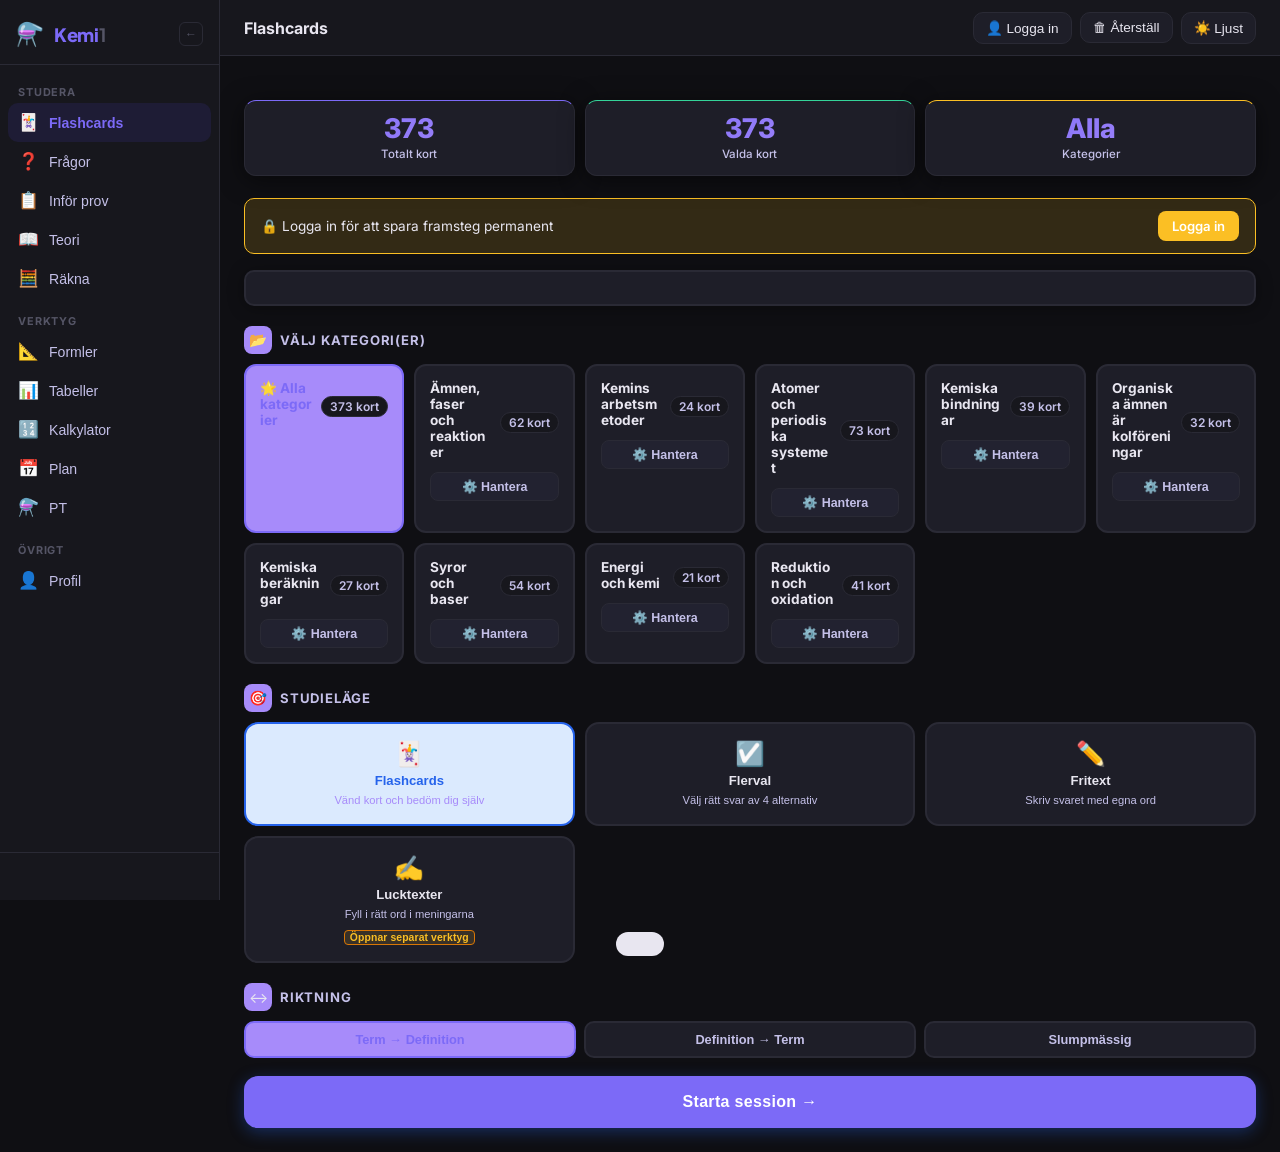
<file: index.html>
﻿<!DOCTYPE html>
<html lang="sv">
<head>
<meta charset="UTF-8">
<meta name="viewport" content="width=device-width, initial-scale=1.0">
<title>Kemi 1 – Flashcards & Studieverktyg</title>
<meta name="description" content="Kemi 1 – 373 flashcards, övningsfrågor och teorigenomgång för Gy25. Gratis studieverktyg för svenska gymnasieelever.">
<meta name="author" content="Kemi1">
<meta name="theme-color" content="#7c3aed">
<link rel="icon" href="favicon.png" type="image/png">
<link rel="apple-touch-icon" href="favicon.png">
<link rel="manifest" href="manifest.json">
<meta property="og:title" content="Kemi 1 – Flashcards & Studieverktyg">
<meta property="og:description" content="Plugga Kemi 1 med 373 flashcards, lucktexter, flervalsfrågor och formelsamling för Gy25.">
<meta property="og:type" content="website">
<meta property="og:url" content="https://lager1311.github.io/kemi1flashcards/">
<link rel="preconnect" href="https://fonts.googleapis.com">
<link rel="preconnect" href="https://fonts.gstatic.com" crossorigin>
<link rel="stylesheet" href="https://fonts.googleapis.com/css2?family=Inter:wght@400;500;600;700;800&family=Plus+Jakarta+Sans:wght@700;800&display=swap" media="print" onload="this.onload=null;this.media='all'">
<noscript><link href="https://fonts.googleapis.com/css2?family=Inter:wght@400;500;600;700&display=swap" rel="stylesheet"></noscript>
<link rel="stylesheet" href="src/styles.css">
</head>
<body>

<div id="authBackdrop" class="auth-backdrop" style="display:none;">
  <div class="auth-modal">
    <div class="auth-tabs">
      <button class="auth-tab active" id="authTabLogin" onclick="authSwitchTab('login')">Logga in</button>
      <button class="auth-tab" id="authTabReg" onclick="authSwitchTab('register')">Registrera</button>
    </div>
    <div id="authFormLogin">
      <input type="text" id="authLoginUser" placeholder="Användarnamn" class="auth-input">
      <input type="password" id="authLoginPass" placeholder="Lösenord" class="auth-input">
      <label class="auth-remember"><input type="checkbox" id="authRemember"> Kom ihåg mig (30 dagar)</label>
      <div id="authLoginError" class="auth-error"></div>
      <button class="auth-btn-primary" onclick="authLogin()">Logga in</button>
      <button class="auth-btn-ghost" onclick="closeAuth()">Fortsätt som gäst</button>
    </div>
    <div id="authFormReg" style="display:none;">
      <input type="text" id="authRegUser" placeholder="Välj användarnamn" class="auth-input">
      <input type="password" id="authRegPass" placeholder="Välj lösenord (minst 4 tecken)" class="auth-input">
      <input type="password" id="authRegPass2" placeholder="Upprepa lösenord" class="auth-input">
      <div id="authRegError" class="auth-error"></div>
      <button class="auth-btn-primary" onclick="authRegister()">Skapa konto</button>
      <button class="auth-btn-ghost" onclick="closeAuth()">Fortsätt som gäst</button>
    </div>
  </div>
</div>


<div id="sessionBar" class="session-bar" style="display:none;">
  <div class="session-bar-info">
    <span id="sessionBarLabel">📚 Studiesession aktiv</span>
    <span id="sessionBarTime">0 min</span>
  </div>
  <div class="session-bar-progress">
    <div class="session-bar-fill" id="sessionBarFill" style="width:0%"></div>
  </div>
  <button class="session-bar-end" onclick="endStudySession()">Avsluta</button>
</div>

<div class="app-layout">

<!-- ── Sidebar ── -->
<aside class="sidebar">
  <div class="sidebar-logo">
    <span class="sidebar-logo-icon">⚗️</span>
    <span class="sidebar-logo-text">Kemi<span class="sidebar-logo-dim">1</span></span>
    <button class="sidebar-collapse-btn" id="sidebarCollapseBtn" aria-label="Dölj meny">&#8592;</button>
  </div>
  <nav class="sidebar-nav">
    <div class="nav-section">
      <span class="nav-section-label">Studera</span>
      <button class="nav-btn active" data-target="homeScreen" data-screen="homeScreen" data-label="Flashcards">
        <span class="nav-btn-icon">🃏</span><span class="nav-btn-label">Flashcards</span>
      </button>
      <button class="nav-btn" data-target="tqScreen" data-screen="tqScreen" data-label="Frågor">
        <span class="nav-btn-icon">❓</span><span class="nav-btn-label">Frågor</span>
      </button>
      <button class="nav-btn" data-target="examScreen" data-screen="examScreen" data-label="Inför prov">
        <span class="nav-btn-icon">📋</span><span class="nav-btn-label">Inför prov</span>
      </button>
      <button class="nav-btn" data-target="theoryScreen" data-screen="theoryScreen" data-label="Teori">
        <span class="nav-btn-icon">📖</span><span class="nav-btn-label">Teori</span>
      </button>
      <button class="nav-btn" data-target="exerciseScreen" data-screen="exerciseScreen" data-label="Räkna">
        <span class="nav-btn-icon">🧮</span><span class="nav-btn-label">Räkna</span>
      </button>
    </div>
    <div class="nav-section">
      <span class="nav-section-label">Verktyg</span>
      <button class="nav-btn" data-target="formulaScreen" data-screen="formulaScreen" data-label="Formler">
        <span class="nav-btn-icon">📐</span><span class="nav-btn-label">Formler</span>
      </button>
      <button class="nav-btn" data-target="tablesScreen" data-screen="tablesScreen" data-label="Tabeller">
        <span class="nav-btn-icon">📊</span><span class="nav-btn-label">Tabeller</span>
      </button>
      <button class="nav-btn" data-target="calcScreen" data-screen="calcScreen" data-label="Kalkylator">
        <span class="nav-btn-icon">🔢</span><span class="nav-btn-label">Kalkylator</span>
      </button>
      <button class="nav-btn" data-target="planScreen" data-screen="planScreen" data-label="Plan">
        <span class="nav-btn-icon">📅</span><span class="nav-btn-label">Plan</span>
      </button>
      <button class="nav-btn" data-target="periodicScreen" data-screen="periodicScreen" data-label="PT">
        <span class="nav-btn-icon">⚗️</span><span class="nav-btn-label">PT</span>
      </button>
    </div>
    <div class="nav-section">
      <span class="nav-section-label">Övrigt</span>
      <button class="nav-btn" data-target="profileScreen" data-screen="profileScreen" data-label="Profil">
        <span class="nav-btn-icon">👤</span><span class="nav-btn-label">Profil</span>
      </button>
    </div>
  </nav>
  <div class="sidebar-footer" id="sidebarUserFooter"></div>
</aside>

<!-- ── Main area ── -->
<div class="app-main">
  <div class="topbar">
    <button class="sidebar-toggle" id="sidebarToggleBtn" aria-label="Meny">☰</button>
    <div class="topbar-title" id="topbarTitle">Flashcards</div>
    <div class="topbar-actions" id="headerActionsDiv">
      <button class="icon-btn" id="loginHeaderBtn" onclick="openAuth()" title="Logga in">👤 Logga in</button>
      <button class="icon-btn" id="resetBtn" title="Återställ framsteg">🗑 Återställ</button>
      <button class="icon-btn" id="themeBtn">🌙 Mörkt</button>
    </div>
  </div>
<div class="app-content">

  <!-- HOME SCREEN -->
  <div class="screen active" id="homeScreen">

    <!-- Stats -->
    <div class="stats-row">
      <div class="stat-card stat-purple">
        <div class="stat-num" id="totalCards">—</div>
        <div class="stat-label">Totalt kort</div>
      </div>
      <div class="stat-card stat-green">
        <div class="stat-num s-green" id="selectedCards">—</div>
        <div class="stat-label">Valda kort</div>
      </div>
      <div class="stat-card stat-yellow">
        <div class="stat-num s-blue" id="selectedCats">—</div>
        <div class="stat-label">Kategorier</div>
      </div>
    </div>

    <div id="guestBanner" class="guest-banner" style="display:none;">
      <span>🔒 Logga in för att spara framsteg permanent</span>
      <button onclick="openAuth()">Logga in</button>
    </div>

    <!-- Study Session Card -->
    <div id="studySessionCard" style="background:var(--surface);border:2px solid var(--border);border-radius:var(--radius-sm);padding:16px;margin-bottom:16px;box-shadow:var(--shadow-card);">
      <div id="studySessionCardContent">
        <!-- filled by renderStudySessionCard() -->
      </div>
    </div>
    <!-- Category -->
    <div class="section-header">
      <div class="section-header-icon">📂</div>
      <div class="section-header-text">Välj kategori(er)</div>
    </div>
    <div class="category-grid" id="categoryGrid"></div>

    <!-- Mode -->
    <div class="section-header">
      <div class="section-header-icon">🎯</div>
      <div class="section-header-text">Studieläge</div>
    </div>
    <div class="mode-row">
      <button class="mode-btn active" data-mode="flip">
        <span class="mode-icon">🃏</span>
        <span class="mode-label">Flashcards</span>
        <span class="mode-desc">Vänd kort och bedöm dig själv</span>
      </button>
      <button class="mode-btn" data-mode="mc">
        <span class="mode-icon">☑️</span>
        <span class="mode-label">Flerval</span>
        <span class="mode-desc">Välj rätt svar av 4 alternativ</span>
      </button>
      <button class="mode-btn" data-mode="ft">
        <span class="mode-icon">✏️</span>
        <span class="mode-label">Fritext</span>
        <span class="mode-desc">Skriv svaret med egna ord</span>
      </button>
      <button class="mode-btn" data-mode="luckor">
        <span class="mode-icon">✍️</span>
        <span class="mode-label">Lucktexter</span>
        <span class="mode-desc">Fyll i rätt ord i meningarna</span>
        <span class="mode-tool-badge">Öppnar separat verktyg</span>
      </button>
    </div>

    <!-- Direction -->
    <div class="section-header">
      <div class="section-header-icon">↔️</div>
      <div class="section-header-text">Riktning</div>
    </div>
    <div class="direction-row">
      <button class="dir-btn active" data-dir="term">Term → Definition</button>
      <button class="dir-btn" data-dir="def">Definition → Term</button>
      <button class="dir-btn" data-dir="random">Slumpmässig</button>
    </div>

    <button class="start-btn" id="startBtn">Starta session →</button>
  </div>

  <!-- QUIZ SCREEN -->
  <div class="screen" id="quizScreen">
    <div class="quiz-header">
      <button class="back-btn" id="quitBtn">← Hem</button>
      <div class="progress-wrap">
        <div class="progress-info">
          <span id="progressText">Kort 1 av 10</span>
          <span id="progressPct">0%</span>
        </div>
        <div class="progress-bar"><div class="progress-fill" id="progressFill" style="width:0%"></div></div>
      </div>
    </div>
    <div class="score-badges">
      <span class="badge badge-green" id="scoreCorrect">✓ 0 rätt</span>
      <span class="badge badge-red" id="scoreWrong">✗ 0 fel</span>
      <span class="badge badge-yellow" id="scoreRemain">↻ 0 kvar</span>
    </div>

    <!-- Flip mode -->
    <div id="flipMode">
      <div class="card-scene" id="cardScene">
        <div class="card-wrap" id="cardWrap">
          <div class="card-face card-front">
            <div class="card-category-tag" id="cardCatFront"></div>
            <div class="card-label" id="cardLabelFront">TERM</div>
            <div class="card-term" id="cardTermText"></div>
            <div class="card-hint">👆 Klicka för att se svaret</div>
          </div>
          <div class="card-face card-back">
            <div class="card-category-tag" id="cardCatBack"></div>
            <div class="card-label" id="cardLabelBack">DEFINITION</div>
            <div class="card-definition" id="cardDefText"></div>
            <div class="card-mnemonic" id="cardMnemonic"></div>
            <div class="card-hint">Visste du det?</div>
          </div>
        </div>
      </div>
      <div class="fc-answer-btns" id="fcAnswerBtns">
        <button class="fc-btn-wrong" id="btnWrong" disabled onclick="markAnswer(false)">✗ Fel</button>
        <button class="fc-btn-right" id="btnCorrect" disabled onclick="markAnswer(true)">✓ Rätt</button>
      </div>
      <div class="fc-keyboard-hint" id="fcKeyboardHint">Genvägar: Mellanslag = vänd &nbsp;|&nbsp; → = Rätt &nbsp;|&nbsp; ← = Fel</div>
    </div>

    <!-- Multiple choice mode -->
    <div id="mcMode" style="display:none">
      <div class="mc-question">
        <div class="mc-prompt" id="mcPrompt"></div>
        <div class="mc-tag" id="mcTag"></div>
        <div class="mc-term" id="mcTerm"></div>
      </div>
      <div class="mc-options" id="mcOptions"></div>
      <div class="mc-feedback" id="mcFeedback"></div>
      <button class="next-btn" id="mcNext">Nästa →</button>
    </div>

    <!-- Free text mode -->
    <div id="ftMode" style="display:none">
      <div class="mc-question">
        <div class="mc-prompt" id="ftPrompt"></div>
        <div class="mc-tag" id="ftTag"></div>
        <div class="mc-term" id="ftTerm"></div>
        <div class="ft-form">
          <input class="ft-input" type="text" id="ftInput" placeholder="Skriv ditt svar här..." autocomplete="off">
          <div class="ft-actions">
            <button class="ft-submit" id="ftSubmit">Kontrollera</button>
            <button class="ft-skip" id="ftSkip">Visa svar</button>
          </div>
        </div>
      </div>
      <div class="mc-feedback" id="ftFeedback"></div>
      <button class="next-btn" id="ftNext">Nästa →</button>
    </div>
  </div>

  <!-- SUMMARY SCREEN -->
  <div class="screen" id="summaryScreen">
    <div class="summary-card">
      <div class="summary-icon" id="summaryIcon">🎉</div>
      <div class="summary-title" id="summaryTitle">Rundan klar!</div>
      <div class="summary-subtitle" id="summarySubtitle"></div>
      <div class="summary-grid">
        <div class="summary-stat">
          <div class="summary-stat-num s-green" id="sumCorrect">0</div>
          <div class="summary-stat-label">Rätt</div>
        </div>
        <div class="summary-stat">
          <div class="summary-stat-num s-red" id="sumWrong">0</div>
          <div class="summary-stat-label">Fel</div>
        </div>
        <div class="summary-stat">
          <div class="summary-stat-num s-blue" id="sumMastered">0</div>
          <div class="summary-stat-label">Sessioner</div>
        </div>
      </div>
      <div class="summary-actions">
        <button class="btn-secondary" id="sumHome">← Hem</button>
        <button class="btn-primary" id="sumRestart">Ny runda ↻</button>
        <button class="btn-primary" id="sumWrongOnly" style="display:none">Öva fel ↻</button>
      </div>
      <div class="wrong-list" id="wrongList"></div>
    </div>
  </div>


  <!-- PROFILE & STATS SCREEN -->
  <div id="profileScreen" class="screen">
    <div class="profile-screen-wrap">
      <div id="profileHeroDiv" class="profile-hero">
        <div class="profile-avatar-big" id="profileAvatar">?</div>
        <div class="profile-username" id="profileUsername">Gäst</div>
        <div class="profile-since" id="profileSince"></div>
        <div class="streak-badge" id="profileStreakBadge">🔥 0 dagars streak</div>
      </div>

      <!-- Stats row -->
      <div class="stats-row" style="margin-bottom:14px;">
        <div class="stat-card">
          <div class="stat-num s-blue" id="profileTotalMinutes">0</div>
          <div class="stat-label">Minuter pluggat</div>
        </div>
        <div class="stat-card">
          <div class="stat-num s-green" id="profileMastered">—</div>
          <div class="stat-label">Inlärda kort</div>
        </div>
        <div class="stat-card">
          <div class="stat-num" id="profileSessions">0</div>
          <div class="stat-label">Sessioner</div>
        </div>
      </div>

      <!-- Weekly activity -->
      <div class="profile-section">
        <h3>Aktivitet – senaste 7 dagarna</h3>
        <div class="weekly-chart" id="weeklyChart"></div>
      </div>

      <!-- Due cards info -->
      <div class="profile-section" id="dueCardsSection">
        <h3>Repetition idag</h3>
        <div id="dueCardsInfo" style="font-size:0.9rem;color:var(--text2);"></div>
      </div>

      <!-- Change password -->
      <div class="profile-section" id="changePassSection" style="display:none;">
        <h3>Ändra lösenord</h3>
        <input type="password" id="newPassInput" placeholder="Nytt lösenord" class="auth-input">
        <input type="password" id="newPassInput2" placeholder="Upprepa nytt lösenord" class="auth-input">
        <div id="changePassError" class="auth-error"></div>
        <button class="auth-btn-primary" onclick="changePassword()" style="margin-top:4px;">Uppdatera lösenord</button>
      </div>


            <!-- Actions -->
      <div style="display:flex;gap:10px;flex-wrap:wrap;">
        <button class="auth-btn-ghost" style="flex:1;min-width:120px;" onclick="authLogout()">Logga ut</button>
        <button class="auth-btn-ghost" style="flex:1;min-width:120px;color:var(--red);border-color:var(--red);" onclick="confirmResetProgress()">Återställ framsteg</button>
      </div>
    </div>
  </div>


  <!-- STUDY PLAN WIZARD SCREEN -->
  <div id="planScreen" class="screen">

  <!-- STEP 1: Session setup -->
  <div id="ssStep1" class="ss-step active">
    <div class="ss-hero">
      <h1>&#128218; Starta en studiesession</h1>
      <p>Anpassa sessionen efter din tid och ditt m&#229;l</p>
    </div>

    <div class="ss-card">
      <div class="ss-section-title">&#9201;&#65039; Hur mycket tid har du?</div>
      <div class="ss-time-btns">
        <button class="ss-time-btn" onclick="ssSetTime(15)">15 min</button>
        <button class="ss-time-btn" onclick="ssSetTime(30)">30 min</button>
        <button class="ss-time-btn active" onclick="ssSetTime(45)">45 min</button>
        <button class="ss-time-btn" onclick="ssSetTime(60)">60 min</button>
      </div>
      <div class="ss-custom-time">
        <input type="number" id="ssCustomTime" min="5" max="180" placeholder="Egen tid (min)" oninput="ssSetTime(parseInt(this.value)||45)">
      </div>
    </div>

    <div class="ss-card">
      <div class="ss-section-title">&#127919; Vad vill du plugga?</div>
      <div class="ss-tag-input-wrap">
        <input type="text" id="ssTopicInput" placeholder="Skriv &#228;mne eller typ... (ex: Molber&#228;kningar, Syror)" oninput="ssSuggest()" onkeydown="ssTagKeydown(event)" autocomplete="off">
        <div id="ssSuggestions" class="ss-suggestions" style="display:none;"></div>
      </div>
      <div id="ssSelectedTags" class="ss-tags"></div>
      <div class="ss-quick-tags">
        <span class="ss-quick-label">Snabbval:</span>
        <button class="ss-qtag" onclick="ssAddTag('R&#228;kneuppgifter \u2013 Alla')">&#129518; R&#228;kneuppgifter</button>
        <button class="ss-qtag" onclick="ssAddTag('Flashcards \u2013 Alla')">&#127183; Flashcards</button>
        <button class="ss-qtag" onclick="ssAddTag('R&#228;kneuppgifter \u2013 Syror &amp; baser')">&#9878;&#65039; Syror &amp; baser</button>
        <button class="ss-qtag" onclick="ssAddTag('R&#228;kneuppgifter \u2013 Molber&#228;kningar')">&#9878;&#65039; Mol</button>
        <button class="ss-qtag" onclick="ssAddTag('Flashcards \u2013 Termokemi &amp; energi')">&#127777;&#65039; Termokemi</button>
        <button class="ss-qtag" onclick="ssAddTag('Blandat \u2013 Alla &#228;mnen')">&#128256; Blandat</button>
      </div>
    </div>

    <button class="ss-primary-btn" onclick="ssStep1Next()">Visa rekommenderade metoder &#8594;</button>
  </div>

  <!-- STEP 2: Method selection -->
  <div id="ssStep2" class="ss-step">
    <button class="ss-back-btn" onclick="ssGoTo(1)">&#8592; Tillbaka</button>
    <div class="ss-hero">
      <h1>&#129504; V&#228;lj studieteknik</h1>
      <p id="ssMethodSubtitle">Baserat p&#229; din tid och ditt m&#229;l</p>
    </div>
    <div id="ssMethodCards" class="ss-method-cards"></div>
    <button class="ss-primary-btn" id="ssStartBtn" onclick="ssStartSession()" style="margin-top:16px;">&#9654; Starta session</button>
  </div>

  <!-- STEP 3: Active session (rendered by JS in overlay) -->

  </div>


  <!-- EXERCISE SCREEN -->
  <div class="screen" id="exerciseScreen">
    <div class="ex-mode-row" id="exModeRow"></div>
    <div id="exRaknaSection">
      <div class="ex-search-wrap">
        <div class="ex-search-box">
          <span class="ex-search-icon">🔍</span>
          <input type="text" id="exSearchInput" class="ex-search-input" placeholder="Sök efter uppgift... ex: oxidationstal, pH, mol" autocomplete="off">
          <button class="ex-search-clear" id="exSearchClear" style="display:none" title="Rensa sökning">✕</button>
        </div>
        <div class="ex-search-results" id="exSearchResults" style="display:none"></div>
      </div>
      <div class="ex-cat-row" id="exRaknaCatRow"></div>
      <div class="level-row" id="levelRow"></div>
      <!-- RAD 2 – Status bar -->
      <div id="exStatusBar" class="ex-status-bar" style="display:none">
        <span class="ex-status-task" id="exStatusTask">Uppgift 1/24</span>
        <span class="ex-status-level" id="exStatusLevel"></span>
        <span class="ex-status-timer-wrap" id="exTimerWrap">⏱ <span id="exPanelTimer" class="ex-session-timer">00:00</span></span>
        <span class="ex-status-spacer"></span>
        <button class="ex-status-btn" id="exListToggleBtn" onclick="exToggleList()" title="Uppgiftslista">☰</button>
        <button class="ex-status-btn" onclick="exResetAll()" title="Börja om">↺</button>
      </div>
      <div class="ex-prob-list" id="exProbList"></div>
      <div id="probContainer"></div>
      <div class="ex-nav-row" id="exNavRow" style="display:none">
        <button onclick="exNavPrev()" id="exPrevBtn">← Föregående</button>
        <button onclick="exNavSkip()" id="exSkipBtn">Hoppa över ↷</button>
        <button onclick="exNavNext()" id="exNextBtn">Nästa →</button>
      </div>
    </div>
    <div id="exLuckorSection" style="display:none">
      <div id="clozeCatRow" class="ex-cat-row"></div>
      <div id="clozeContainer"></div>
    </div>
    <div id="exMemSection" style="display:none">
      <div id="memCatRow" class="ex-cat-row"></div>
      <div id="memContainer"></div>
    </div>
  </div>

  <!-- THEORY QUESTIONS SCREEN -->
  <div class="screen" id="tqScreen">
    <div class="section-header" style="margin-top:0">
      <div class="section-header-icon">❓</div>
      <div class="section-header-text">Övningsfrågor</div>
    </div>
    <div class="ex-search-wrap">
      <div class="ex-search-box">
        <span class="ex-search-icon">🔍</span>
        <input type="text" id="tqSearchInput" class="ex-search-input" placeholder="Sök efter fråga... ex: jonbindning, entalpi, isotop" autocomplete="off">
        <button class="ex-search-clear" id="tqSearchClear" style="display:none" title="Rensa sökning">✕</button>
      </div>
      <div class="ex-search-results" id="tqSearchResults" style="display:none"></div>
    </div>
    <div class="ex-cat-row" id="tqCatRow"></div>
    <div class="level-row" id="tqLevelRow"></div>
    <div id="tqStatusBar" class="ex-status-bar" style="display:none">
      <span class="ex-status-task" id="tqStatusTask">Fråga 1/10</span>
      <span class="ex-status-level" id="tqStatusLevel"></span>
      <span class="ex-status-timer-wrap" id="tqTimerWrap">⏱ <span id="tqPanelTimer" class="ex-session-timer">00:00</span></span>
      <span class="ex-status-spacer"></span>
      <button class="ex-status-btn" id="tqListToggleBtn" onclick="tqToggleList()" title="Frågalista">☰</button>
      <button class="ex-status-btn" onclick="tqResetAll()" title="Börja om">↺</button>
    </div>
    <div class="ex-prob-list" id="tqProbList"></div>
    <div id="tqContainer"></div>
    <div class="ex-nav-row" id="tqNavRow" style="display:none">
      <button onclick="tqNavPrev()" id="tqPrevBtn">← Föregående</button>
      <button onclick="tqNavSkip()" id="tqSkipBtn">Hoppa över ↷</button>
      <button onclick="tqNavNext()" id="tqNextBtn">Nästa →</button>
    </div>
  </div>

  <!-- EXAM PREP SCREEN -->
  <div class="screen" id="examScreen">
    <div id="examOverview">
      <div class="section-header" style="margin-top:0">
        <div class="section-header-icon">📋</div>
        <div class="section-header-text">Inför prov</div>
      </div>
      <p class="exam-intro">Välj ett kapitel för att se exakt vad du behöver kunna inför provet: lärandemål, viktiga begrepp och en kort sammanfattning.</p>
      <div class="exam-grid" id="examGrid"></div>
    </div>
    <div id="examDetail" style="display:none">
      <div class="exam-detail-head">
        <button class="exam-back-btn" onclick="examBack()">← Tillbaka</button>
      </div>
      <div id="examDetailContent"></div>
    </div>
    <div class="exam-popup-overlay" id="examPopupOverlay" style="display:none">
      <div class="exam-popup-card" id="examPopupCard" onclick="event.stopPropagation()">
        <button class="exam-popup-close" onclick="examClosePopup()">✕</button>
        <div class="exam-popup-term" id="examPopupTerm"></div>
        <div class="exam-popup-def" id="examPopupDef"></div>
      </div>
    </div>
  </div>

  <!-- FORMULA SCREEN -->
  <div class="screen" id="formulaScreen">
    <div class="section-header" style="margin-top:0">
      <div class="section-header-icon">📐</div>
      <div class="section-header-text">Formelsamling</div>
    </div>
    <div class="formula-cat-nav" id="formulaCatNav"></div>
    <div id="formulaContent"></div>
  </div>

  <!-- TABLES SCREEN -->
  <div class="screen" id="tablesScreen">
    <div id="tablesOverview">
      <div class="section-header" style="margin-top:0">
        <div class="section-header-icon">📊</div>
        <div class="section-header-text">Tabeller</div>
      </div>
      <p class="tbl-intro">Referenstabeller för kemikursen — spänningsserien, syrastyrkor, bindningsenergier, termokemi och löslighet.</p>
      <div class="exam-grid" id="tablesGrid"></div>
    </div>
    <div id="tablesDetail" style="display:none">
      <div class="tbl-detail-head">
        <button class="exam-back-btn" onclick="tablesBack()">← Tillbaka</button>
      </div>
      <div id="tablesDetailContent"></div>
    </div>
  </div>

  <!-- KALKYLATOR SCREEN -->
  <div class="screen" id="calcScreen">
    <div class="section-header" style="margin-top:0">
      <div class="section-header-icon">🧮</div>
      <div class="section-header-text">Kalkylator</div>
    </div>
    <div class="calc-layout">
      <!-- Basic Calculator -->
      <div class="calc-basic-wrap">
        <div class="calc-display">
          <div class="calc-expr" id="calcExpr"></div>
          <div class="calc-result" id="calcResult">0</div>
        </div>
        <div class="calc-copy-row">
          <button class="calc-copy-btn" onclick="calcCopyResult()">📋 Kopiera svar</button>
          <button class="calc-copy-btn" id="calcPasteBtn" onclick="calcPasteResult()" disabled>↵ Klistra in svar</button>
        </div>
        <div class="calc-keys">
          <button class="calc-btn calc-clear" onclick="calcAction('C')">C</button>
          <button class="calc-btn calc-del"   onclick="calcAction('DEL')">⌫</button>
          <button class="calc-btn calc-fn"    onclick="calcAction('(')">(</button>
          <button class="calc-btn calc-fn"    onclick="calcAction(')')">)</button>
          <button class="calc-btn calc-fn"    onclick="calcAction('sqrt')">√</button>
          <button class="calc-btn calc-fn"    onclick="calcAction('log')">log</button>
          <button class="calc-btn calc-fn"    onclick="calcAction('pow')">xⁿ</button>
          <button class="calc-btn calc-op"    onclick="calcAction('/')">÷</button>
          <button class="calc-btn calc-num"   onclick="calcAction('7')">7</button>
          <button class="calc-btn calc-num"   onclick="calcAction('8')">8</button>
          <button class="calc-btn calc-num"   onclick="calcAction('9')">9</button>
          <button class="calc-btn calc-op"    onclick="calcAction('*')">×</button>
          <button class="calc-btn calc-num"   onclick="calcAction('4')">4</button>
          <button class="calc-btn calc-num"   onclick="calcAction('5')">5</button>
          <button class="calc-btn calc-num"   onclick="calcAction('6')">6</button>
          <button class="calc-btn calc-op"    onclick="calcAction('-')">−</button>
          <button class="calc-btn calc-num"   onclick="calcAction('1')">1</button>
          <button class="calc-btn calc-num"   onclick="calcAction('2')">2</button>
          <button class="calc-btn calc-num"   onclick="calcAction('3')">3</button>
          <button class="calc-btn calc-op"    onclick="calcAction('+')">+</button>
          <button class="calc-btn calc-num"   onclick="calcAction('0')">0</button>
          <button class="calc-btn calc-fn"    onclick="calcAction('.')">.</button>
          <button class="calc-btn calc-fn"    onclick="calcAction('EXP')" style="font-size:0.78rem">EXP</button>
          <button class="calc-btn calc-eq"    onclick="calcAction('=')">=</button>
        </div>
      </div>
      <!-- Chemistry Tools -->
      <div class="chem-tools-wrap">
        <div class="chem-cat-grid" id="chemCatGrid">
          <button class="chem-cat-card" onclick="chemShowCat('mol')"><span class="chem-cat-card-icon">⚖️</span><span class="chem-cat-card-name">Mol</span><span class="chem-cat-card-desc">n, m, M, N, ρ</span></button>
          <button class="chem-cat-card" onclick="chemShowCat('conc')"><span class="chem-cat-card-icon">🟢</span><span class="chem-cat-card-name">Koncentration</span><span class="chem-cat-card-desc">c, n, V, w%</span></button>
          <button class="chem-cat-card" onclick="chemShowCat('ph')"><span class="chem-cat-card-icon">🔴</span><span class="chem-cat-card-name">pH</span><span class="chem-cat-card-desc">pH, pOH, Ka, Kw</span></button>
          <button class="chem-cat-card" onclick="chemShowCat('dil')"><span class="chem-cat-card-icon">💧</span><span class="chem-cat-card-name">Utspädning</span><span class="chem-cat-card-desc">c₁V₁ = c₂V₂</span></button>
          <button class="chem-cat-card" onclick="chemShowCat('gas')"><span class="chem-cat-card-icon">💨</span><span class="chem-cat-card-name">Gas</span><span class="chem-cat-card-desc">pV=nRT, gaslagarna</span></button>
          <button class="chem-cat-card" onclick="chemShowCat('enthalpy')"><span class="chem-cat-card-icon">🔥</span><span class="chem-cat-card-name">Entalpi</span><span class="chem-cat-card-desc">Q, ΔH°rxn</span></button>
          <button class="chem-cat-card" onclick="chemShowCat('elektro')"><span class="chem-cat-card-icon">⚡</span><span class="chem-cat-card-name">Elektrokemi</span><span class="chem-cat-card-desc">E°cell</span></button>
          <button class="chem-cat-card" onclick="chemShowCat('stoik')"><span class="chem-cat-card-icon">📐</span><span class="chem-cat-card-name">Stökiometri</span><span class="chem-cat-card-desc">Molförhållande, utbyte</span></button>
          <button class="chem-cat-card" onclick="chemShowCat('molar')"><span class="chem-cat-card-icon">⚗️</span><span class="chem-cat-card-name">Molmassa</span><span class="chem-cat-card-desc">Formelräknare</span></button>
        </div>
        <div class="chem-panels" id="chemPanels"></div>
      </div>
    </div>
  </div>

  <!-- PERIODIC TABLE SCREEN -->
  <div class="screen" id="periodicScreen">
    <div class="section-header" style="margin-top:0">
      <div class="section-header-icon">⚗️</div>
      <div class="section-header-text">Periodiska systemet</div>
    </div>
    <div class="periodic-legend" id="periodicLegend"></div>
    <input type="search" class="periodic-search" id="periodicSearch"
      placeholder="Sök grundämne (namn eller symbol)…"
      autocomplete="off" autocorrect="off" spellcheck="false">
    <div class="periodic-wrap">
      <div class="period-group-labels" id="groupLabels"></div>
      <div class="periodic-grid" id="periodicGrid"></div>
    </div>
  </div>
  <div class="el-modal-backdrop" id="elModalBackdrop">
    <div class="el-modal">
      <button class="el-modal-close" id="elModalClose">✕ Stäng</button>
      <div id="elModalContent"></div>
    </div>
  </div>

  <!-- THEORY SCREEN -->
  <div class="screen" id="theoryScreen">
    <div class="theory-header">
      <button class="back-btn" id="theoryBackBtn">← Hem</button>
      <div style="font-weight:700;font-size:1.1rem;">📖 Teorigenomgång</div>
    </div>
    <div class="theory-subtabs">
      <button class="theory-subtab active" onclick="tgSwitchTab('snabb')">Snabbreferens</button>
      <button class="theory-subtab" onclick="tgSwitchTab('grund')">Teori från grunden</button>
    </div>
    <div class="theory-subpanel active" id="teorypanel-snabb">
      <div class="theory-nav" id="theoryNav"></div>
      <div class="theory-search-wrap">
        <div class="theory-search-box">
          <span class="theory-search-icon">🔍</span>
          <input type="text" id="theorySearchInput" class="theory-search-input" placeholder="Sök efter begrepp eller ämne... ex: oxidationstal, pH, alkaner" autocomplete="off">
          <button class="theory-search-clear" id="theorySearchClear" style="display:none" title="Rensa sökning">✕</button>
        </div>
        <div class="theory-search-results" id="theorySearchResults" style="display:none"></div>
      </div>
      <div class="theory-content" id="theoryContent"></div>
    </div>
    <div class="theory-subpanel" id="teorypanel-grund">
      <div class="tg-search-wrap">
        <button class="tg-mobile-btn" onclick="tgToggleSidebar()">☰ Innehåll</button>
        <input class="tg-search-input" id="tgSearchInput" placeholder="Sök i teorin… ex: pH, oxidation, mol" oninput="tgSearch(this.value)" autocomplete="off">
        <span class="tg-search-count" id="tgSearchCount"></span>
      </div>
      <div class="tg-overlay" id="tgOverlay" onclick="tgCloseSidebar()"></div>
      <div class="tg-wrap">
        <nav class="tg-sidebar" id="tgSidebar">
          <div class="tg-sidebar-label">Översikt</div>
          <a href="#-röd-tråd-din-mentala-karta-innan-du-börjar" onclick="tgScrollTo(this)">🗺️ Röd tråd</a>
          <a href="#-kursöversikt-hur-delarna-hänger-ihop" onclick="tgScrollTo(this)">🔗 Kursöversikt</a>
          <div class="tg-sidebar-label">Del 1 – Atomer & periodiska systemet</div>
          <a href="#del-1-grunderna-atomer-ämnen-och-periodiska-systemet" onclick="tgScrollTo(this)">Del 1: Introduktion</a>
          <a href="#1-vad-är-materia" class="sub" onclick="tgScrollTo(this)">1. Vad är materia?</a>
          <a href="#2-atomens-uppbyggnad" class="sub" onclick="tgScrollTo(this)">2. Atomens uppbyggnad</a>
          <a href="#3-grundämnen-kemiska-föreningar-och-blandningar" class="sub" onclick="tgScrollTo(this)">3. Grundämnen &amp; föreningar</a>
          <a href="#4-periodiska-systemet" class="sub" onclick="tgScrollTo(this)">4. Periodiska systemet</a>
          <a href="#5-elektronskal-och-valenselektroner" class="sub" onclick="tgScrollTo(this)">5. Elektronskal &amp; valenselektroner</a>
          <a href="#6-ädelgasregeln-och-oktettregeln" class="sub" onclick="tgScrollTo(this)">6. Oktettregeln</a>
          <a href="#7-elektronkonfiguration" class="sub" onclick="tgScrollTo(this)">7. Elektronkonfiguration</a>
          <a href="#8-isotoper-och-atommassa" class="sub" onclick="tgScrollTo(this)">8. Isotoper &amp; atommassa</a>
          <div class="tg-sidebar-label">Del 2 – Kemiska bindningar</div>
          <a href="#del-2-kemiska-bindningar-alla-typer" onclick="tgScrollTo(this)">Del 2: Introduktion</a>
          <a href="#1-jonbindning" class="sub" onclick="tgScrollTo(this)">1. Jonbindning</a>
          <a href="#2-kovalent-bindning-elektronparbindning" class="sub" onclick="tgScrollTo(this)">2. Kovalent bindning</a>
          <a href="#3-metallbindning" class="sub" onclick="tgScrollTo(this)">3. Metallbindning</a>
          <a href="#4-intermolekylära-krafter" class="sub" onclick="tgScrollTo(this)">4. Intermolekylära krafter</a>
          <a href="#5-jämförelsetabell-alla-bindningstyper" class="sub" onclick="tgScrollTo(this)">5. Jämförelsetabell</a>
          <div class="tg-sidebar-label">Del 3 – Kemiska reaktioner</div>
          <a href="#del-3-kemiska-reaktioner-alla-typer-och-mekanismer" onclick="tgScrollTo(this)">Del 3: Introduktion</a>
          <a href="#1-vad-är-en-kemisk-reaktion" class="sub" onclick="tgScrollTo(this)">1. Vad är en kemisk reaktion?</a>
          <a href="#2-syntesreaktioner-kombinationsreaktioner-a-b-ab" class="sub" onclick="tgScrollTo(this)">2. Syntesreaktioner</a>
          <a href="#3-sönderfallsreaktioner-analysreaktioner-ab-a-b" class="sub" onclick="tgScrollTo(this)">3. Sönderfall</a>
          <a href="#4-enkelsubstitutionsreaktioner-a-bc-ac-b" class="sub" onclick="tgScrollTo(this)">4. Substitution</a>
          <a href="#6-förbränningsreaktioner" class="sub" onclick="tgScrollTo(this)">5. Förbränning</a>
          <a href="#7-syra-basreaktioner" class="sub" onclick="tgScrollTo(this)">6. Neutralisation &amp; syra-bas</a>
          <a href="#8-redoxreaktioner" class="sub" onclick="tgScrollTo(this)">7. Redoxreaktioner</a>
          <a href="#9-kemisk-jämvikt-och-le-chateliers-princip" class="sub" onclick="tgScrollTo(this)">8. Jämvikt &amp; Le Chatelier</a>
          <div class="tg-sidebar-label">Del 4 – Beräkningar</div>
          <a href="#del-4-beräkningar-stökiometri-och-laborationssäkerhet" onclick="tgScrollTo(this)">Del 4: Introduktion</a>
          <a href="#1-mol-begreppet" class="sub" onclick="tgScrollTo(this)">1. Mol &amp; molmassa</a>
          <a href="#2-stökiometriska-beräkningar" class="sub" onclick="tgScrollTo(this)">2. Stökiometri</a>
          <a href="#3-koncentrationsberäkningar" class="sub" onclick="tgScrollTo(this)">3. Koncentration &amp; spädning</a>
          <a href="#4-gaslagar-introduktionsnivå" class="sub" onclick="tgScrollTo(this)">4. Gaslagar</a>
          <a href="#5-termokemi" class="sub" onclick="tgScrollTo(this)">5. Termokemi</a>
          <a href="#6-laborationssäkerhet-och-ghs-symboler" class="sub" onclick="tgScrollTo(this)">6. Laborationssäkerhet</a>
          <div class="tg-sidebar-label">Avslutning</div>
          <a href="#nyckelbegrepp-ordlista" onclick="tgScrollTo(this)">📖 Ordlista</a>
          <a href="#så-hänger-allt-ihop" onclick="tgScrollTo(this)">🔗 Hur allt hänger ihop</a>
        </nav>
        <div class="tg-main" id="tgMain">
          <div id="tgContentArea"></div>
          <div id="tgNoResults" style="display:none;text-align:center;padding:48px 16px;color:var(--text2);">
            <div style="font-size:2rem">🔍</div>
            <p>Inga resultat för din sökning.</p>
          </div>
        </div>
      </div>
    </div>
  </div>



<div id="studieplanScreen" class="screen">

    <!-- Hero -->
    <div class="sp-hero">
      <h1>🎯 Studieplan</h1>
      <p>Nå högsta betyg – ett steg i taget</p>
    </div>

    <!-- Tabs -->
    <div style="padding:16px 16px 0;">
      <div class="sp-tabs">
        <button class="sp-tab active" onclick="spTab('faser')">📅 Faser</button>
        <button class="sp-tab" onclick="spTab('daglig')">⏱️ Daglig rutin</button>
        <button class="sp-tab" onclick="spTab('betyg')">🏆 Betyg</button>
      </div>
    </div>

    <!-- ── PANEL: FASER ── -->
    <div id="spPanel-faser" class="sp-panel active">
      <div class="sp-timeline">

        <!-- FAS 1 -->
        <div class="sp-phase" style="--phase-color:#10b981;">
          <div class="sp-phase-dot">🌱</div>
          <div class="sp-phase-card">
            <div class="sp-phase-label">Fas 1</div>
            <div class="sp-phase-title">Grundförståelse</div>
            <div class="sp-phase-sub">Bygg upp grunden – ett område i taget</div>
            <ul class="sp-steps">
              <li class="sp-step">
                <div class="sp-step-num">1</div>
                <div class="sp-step-text">Läs igenom <strong>ett teoriavsnitt</strong> i taget – försök förstå helheten innan du memorerar</div>
              </li>
              <li class="sp-step">
                <div class="sp-step-num">2</div>
                <div class="sp-step-text">Kör <strong>flashcards</strong> på samma ämnesområde direkt efteråt, medan minnet är fräscht</div>
              </li>
              <li class="sp-step">
                <div class="sp-step-num">3</div>
                <div class="sp-step-text">Repetera tills du klarar <strong>80% utan att titta</strong> – gå sedan vidare till nästa område</div>
              </li>
            </ul>
            <div class="sp-nav-chips">
              <button class="sp-chip chip-teori"  onclick="navTo('theoryScreen')">📖 Teori</button>
              <button class="sp-chip chip-flash"  onclick="navTo('homeScreen')">🃏 Flashcards</button>
            </div>
            <div class="sp-goal">🎯 <span>Mål: klara 80% av flashcards i varje kategori utan hjälp</span></div>
          </div>
        </div>

        <!-- FAS 2 -->
        <div class="sp-phase" style="--phase-color:#f59e0b;">
          <div class="sp-phase-dot">🔥</div>
          <div class="sp-phase-card">
            <div class="sp-phase-label">Fas 2</div>
            <div class="sp-phase-title">Aktiv träning</div>
            <div class="sp-phase-sub">Koppla begrepp till beräkningar</div>
            <ul class="sp-steps">
              <li class="sp-step">
                <div class="sp-step-num">1</div>
                <div class="sp-step-text">Öppna <strong>Formler</strong> som referens – du ska lära dig dem, men ännu inte utantill</div>
              </li>
              <li class="sp-step">
                <div class="sp-step-num">2</div>
                <div class="sp-step-text">Gör <strong>räkneuppgifter</strong> dagligen, minst 20–30 min. Börja med lv 1, jobba uppåt</div>
              </li>
              <li class="sp-step">
                <div class="sp-step-num">3</div>
                <div class="sp-step-text">Använd <strong>periodiska systemet</strong> aktivt – slå upp atommassor och laddningar medan du räknar</div>
              </li>
              <li class="sp-step">
                <div class="sp-step-num">4</div>
                <div class="sp-step-text">Repetera flashcard-kategorier du fortfarande svarar fel på</div>
              </li>
            </ul>
            <div class="sp-nav-chips">
              <button class="sp-chip chip-formler" onclick="navTo('formulaScreen')">📐 Formler</button>
              <button class="sp-chip chip-rakna"   onclick="navTo('exerciseScreen')">🧮 Räkneuppgifter</button>
              <button class="sp-chip chip-pt"      onclick="navTo('periodicScreen')">⚗️ Periodiska systemet</button>
              <button class="sp-chip chip-flash"   onclick="navTo('homeScreen')">🃏 Flashcards</button>
            </div>
            <div class="sp-goal">🎯 <span>Mål: lösa lv 1–2 självständigt med formler som stöd</span></div>
          </div>
        </div>

        <!-- FAS 3 -->
        <div class="sp-phase" style="--phase-color:#8b5cf6;">
          <div class="sp-phase-dot">🏆</div>
          <div class="sp-phase-card">
            <div class="sp-phase-label">Fas 3</div>
            <div class="sp-phase-title">Befästning & A-nivå</div>
            <div class="sp-phase-sub">Utan hjälpmedel – som på provet</div>
            <ul class="sp-steps">
              <li class="sp-step">
                <div class="sp-step-num">1</div>
                <div class="sp-step-text"><strong>Stäng Formler-referensen</strong> – försök lösa uppgifterna utan stöd, precis som på ett prov</div>
              </li>
              <li class="sp-step">
                <div class="sp-step-num">2</div>
                <div class="sp-step-text">Kör flashcards med <strong>gömda ledtrådar</strong> – välj "Fri text"-läget för tuffare övning</div>
              </li>
              <li class="sp-step">
                <div class="sp-step-num">3</div>
                <div class="sp-step-text">Fokusera på <strong>räkneuppgifter lv 3</strong> – de du tidigare misslyckat med eller hoppat över</div>
              </li>
              <li class="sp-step">
                <div class="sp-step-num">4</div>
                <div class="sp-step-text">Snabbrepetition av <strong>teori-avsnitten</strong> – läs förklaringarna en gång till och koppla dem till räkneuppgifterna</div>
              </li>
            </ul>
            <div class="sp-nav-chips">
              <button class="sp-chip chip-rakna"  onclick="navTo('exerciseScreen')">🧮 Räkneuppgifter</button>
              <button class="sp-chip chip-flash"  onclick="navTo('homeScreen')">🃏 Fri text-läge</button>
              <button class="sp-chip chip-teori"  onclick="navTo('theoryScreen')">📖 Teori</button>
            </div>
            <div class="sp-goal">🎯 <span>Mål: klara lv 3-uppgifter utan formler – förstå VARFÖR, inte bara HUR</span></div>
          </div>
        </div>

      </div><!-- /.sp-timeline -->
    </div><!-- /#spPanel-faser -->

    <!-- ── PANEL: DAGLIG RUTIN ── -->
    <div id="spPanel-daglig" class="sp-panel">
      <div class="sp-routine-header">
        <h2>⏱️ Din dagliga 40-minutersrutin</h2>
        <p>Konsekvent liten insats slår intensiv plugghelg</p>
      </div>

      <div class="sp-day">
        <div class="sp-day-label">☀️ Morgon (10 min)</div>
        <div class="sp-routine-item">
          <div class="sp-routine-icon" style="background:#e0f2fe;">🃏</div>
          <div class="sp-routine-info">
            <div class="sp-routine-title">Flashcards – snabbrepetition</div>
            <div class="sp-routine-desc">Kör 10–15 kort. Fokusera på de du är osäker på sedan igår</div>
          </div>
          <div class="sp-routine-time">10 min</div>
        </div>
      </div>

      <div class="sp-day">
        <div class="sp-day-label">📚 Studiepass (20–25 min)</div>
        <div class="sp-routine-item">
          <div class="sp-routine-icon" style="background:#dcfce7;">🧮</div>
          <div class="sp-routine-info">
            <div class="sp-routine-title">Räkneuppgifter – aktivt</div>
            <div class="sp-routine-desc">Minst 5 uppgifter. Läs steg-för-steg-förklaringen om du fastnar</div>
          </div>
          <div class="sp-routine-time">20 min</div>
        </div>
        <div class="sp-routine-item">
          <div class="sp-routine-icon" style="background:#ede9fe;">📖</div>
          <div class="sp-routine-info">
            <div class="sp-routine-title">Teori eller PT</div>
            <div class="sp-routine-desc">Läs ett nytt avsnitt ELLER slå upp element/data du stötte på</div>
          </div>
          <div class="sp-routine-time">5 min</div>
        </div>
      </div>

      <div class="sp-day">
        <div class="sp-day-label">🌙 Kväll (10 min)</div>
        <div class="sp-routine-item">
          <div class="sp-routine-icon" style="background:#fef9c3;">🃏</div>
          <div class="sp-routine-info">
            <div class="sp-routine-title">Flashcards – dagens ämne</div>
            <div class="sp-routine-desc">Kör korten för det område du räknade på idag. Avsluta passet</div>
          </div>
          <div class="sp-routine-time">10 min</div>
        </div>
      </div>

      <div class="sp-total-bar">
        <span>⏱️ Total tid per dag</span>
        <span>~40 min</span>
      </div>

      <div style="margin-top:20px;">
        <div class="sp-day-label" style="margin-bottom:10px;">🔗 Starta direkt</div>
        <div class="sp-nav-chips">
          <button class="sp-chip chip-flash"  onclick="navTo('homeScreen')">🃏 Flashcards</button>
          <button class="sp-chip chip-rakna"  onclick="navTo('exerciseScreen')">🧮 Räkneuppgifter</button>
          <button class="sp-chip chip-teori"  onclick="navTo('theoryScreen')">📖 Teori</button>
          <button class="sp-chip chip-pt"     onclick="navTo('periodicScreen')">⚗️ Periodiska systemet</button>
          <button class="sp-chip chip-formler" onclick="navTo('formulaScreen')">📐 Formler</button>
        </div>
      </div>

      <div class="sp-banner" style="margin-top:20px;">
        <p>💡 <strong>Hjärnan lär sig bäst med upprepning över tid.</strong><br>
        40 min varje dag i 2 veckor > 8 timmar natten innan provet.</p>
      </div>
    </div><!-- /#spPanel-daglig -->

    <!-- ── PANEL: BETYG ── -->
    <div id="spPanel-betyg" class="sp-panel">

      <div class="sp-grade-cards">

        <!-- Betyg E -->
        <div class="sp-grade-card grade-e" onclick="spToggleGrade(this)">
          <div class="sp-grade-header">
            <div class="sp-grade-badge">E</div>
            <div class="sp-grade-title">
              <strong>Betyg E – Godkänt</strong>
              <span>Förstå begreppen och grundläggande räkning</span>
            </div>
            <span class="sp-grade-arrow">▼</span>
          </div>
          <div class="sp-grade-body">
            <ul class="sp-grade-list">
              <li>Läs igenom <strong>alla teoriavsnitt</strong> minst en gång – förstå vad varje begrepp betyder</li>
              <li>Klara <strong>flashcards lv 1</strong> i alla kategorier – du ska kunna förklara begreppen med egna ord</li>
              <li>Lös <strong>räkneuppgifter nivå 1</strong> med formelblad som stöd – fokusera på att använda rätt formel</li>
              <li>Använd <strong>steg-för-steg-förklaringarna</strong> flitigt – de visar exakt hur du ska tänka</li>
              <li>Slå upp atommassor i <strong>periodiska systemet</strong> – du behöver inte kunna dem utantill</li>
            </ul>
            <div class="sp-focus-chips">
              <button class="sp-chip chip-teori"  onclick="navTo('theoryScreen');event.stopPropagation()">📖 Teori</button>
              <button class="sp-chip chip-flash"  onclick="navTo('homeScreen');event.stopPropagation()">🃏 Flashcards lv 1</button>
              <button class="sp-chip chip-rakna"  onclick="navTo('exerciseScreen');event.stopPropagation()">🧮 Räkna lv 1</button>
            </div>
          </div>
        </div>

        <!-- Betyg C -->
        <div class="sp-grade-card grade-c" onclick="spToggleGrade(this)">
          <div class="sp-grade-header">
            <div class="sp-grade-badge">C</div>
            <div class="sp-grade-title">
              <strong>Betyg C – Väl godkänt</strong>
              <span>Bemästra formlerna och räkna självständigt</span>
            </div>
            <span class="sp-grade-arrow">▼</span>
          </div>
          <div class="sp-grade-body">
            <ul class="sp-grade-list">
              <li>Kunna <strong>alla formler utantill</strong> – du ska inte behöva slå upp dem under provet</li>
              <li>Klara <strong>räkneuppgifter nivå 1–2</strong> utan ledtrådar – välj rätt formel och utför beräkningen</li>
              <li>Klara <strong>alla flashcards</strong> (lv 1–2) i fri text-läget utan att se svaret</li>
              <li>Förstå sambanden: t.ex. koppla <strong>gaslagarna</strong> till kinetisk teori, pH till Ka-uttrycket</li>
              <li>Använda <strong>periodiska systemet</strong> för att förstå egenskapsmönster, inte bara atommassor</li>
            </ul>
            <div class="sp-focus-chips">
              <button class="sp-chip chip-formler" onclick="navTo('formulaScreen');event.stopPropagation()">📐 Formler utantill</button>
              <button class="sp-chip chip-rakna"   onclick="navTo('exerciseScreen');event.stopPropagation()">🧮 Räkna lv 2</button>
              <button class="sp-chip chip-flash"   onclick="navTo('homeScreen');event.stopPropagation()">🃏 Fri text-läge</button>
            </div>
          </div>
        </div>

        <!-- Betyg A -->
        <div class="sp-grade-card grade-a" onclick="spToggleGrade(this)">
          <div class="sp-grade-header">
            <div class="sp-grade-badge">A</div>
            <div class="sp-grade-title">
              <strong>Betyg A – Mycket väl godkänt</strong>
              <span>Förstå VARFÖR – djup och flexibel kunskap</span>
            </div>
            <span class="sp-grade-arrow">▼</span>
          </div>
          <div class="sp-grade-body">
            <ul class="sp-grade-list">
              <li>Förstå <strong>varför formlerna ser ut som de gör</strong> – härleda dem från grundprinciper om möjligt</li>
              <li>Klara <strong>räkneuppgifter nivå 3</strong> – multi-stegsuppgifter som kräver att du kombinerar flera koncept</li>
              <li>Kunna <strong>förklara kemiska fenomen</strong> på molekylnivå: varför kokar vatten vid 100°C, varför är HF en svag syra</li>
              <li>Klara <strong>alla flashcards utan ledtrådar</strong> – inklusive de svåraste lv 3-korten</li>
              <li>Se <strong>mönster och kopplingar</strong> mellan ämnesområden: termodynamik ↔ jämvikt ↔ elektrokemi</li>
              <li>Öva på att <strong>förklara högt</strong> – om du kan lära ut det kan du det</li>
            </ul>
            <div class="sp-focus-chips">
              <button class="sp-chip chip-rakna"  onclick="navTo('exerciseScreen');event.stopPropagation()">🧮 Räkna lv 3</button>
              <button class="sp-chip chip-teori"  onclick="navTo('theoryScreen');event.stopPropagation()">📖 Teori – djupläsning</button>
              <button class="sp-chip chip-flash"  onclick="navTo('homeScreen');event.stopPropagation()">🃏 Alla nivåer</button>
            </div>
          </div>
        </div>

      </div><!-- /.sp-grade-cards -->

      <div class="sp-banner">
        <p>🚀 <strong>Betyg A kräver inte mer tid – det kräver djupare förståelse.</strong><br>
        Fråga alltid &ldquo;varför?&rdquo; när du räknar och läser teori.</p>
      </div>

    </div><!-- /#spPanel-betyg -->

  </div><!-- /#studieplanScreen -->

</div><!-- /app-content -->
</div><!-- /app-main -->
</div><!-- /app-layout -->

<div class="sidebar-overlay" id="sidebarOverlay"></div>

<!-- Manage Cards Modal -->
<div id="manageModalBackdrop" style="display:none;position:fixed;inset:0;background:rgba(0,0,0,0.5);z-index:600;overflow-y:auto;padding:20px;">
  <div id="manageModal" style="max-width:700px;margin:0 auto;background:var(--surface);border-radius:var(--radius);padding:24px;border:1px solid var(--border);">
    <div style="display:flex;align-items:center;justify-content:space-between;margin-bottom:20px;">
      <div>
        <h2 style="font-size:1.1rem;font-weight:700;" id="manageModalTitle">Hantera kort</h2>
        <div style="font-size:0.82rem;color:var(--text2);margin-top:4px;" id="manageModalSubtitle"></div>
      </div>
      <button id="manageModalClose" style="background:var(--surface2);border:1px solid var(--border);border-radius:10px;padding:8px 16px;cursor:pointer;font-weight:600;color:var(--text);">✕ Stäng</button>
    </div>
    <div style="display:flex;gap:8px;margin-bottom:16px;flex-wrap:wrap;">
      <button id="muteAllBtn" style="background:var(--surface2);border:1px solid var(--border);border-radius:8px;padding:6px 14px;cursor:pointer;font-size:0.83rem;color:var(--text);">🔇 Tysta alla</button>
      <button id="unmuteAllBtn" style="background:var(--surface2);border:1px solid var(--border);border-radius:8px;padding:6px 14px;cursor:pointer;font-size:0.83rem;color:var(--text);">🔊 Aktivera alla</button>
    </div>
    <div id="manageCardList" style="display:flex;flex-direction:column;gap:8px;"></div>
  </div>
</div>

<div class="toast" id="toast"></div>


<!-- SESSION SUMMARY MODAL -->
<div id="sessionSummaryBackdrop" style="display:none;position:fixed;inset:0;background:rgba(0,0,0,0.55);z-index:800;align-items:center;justify-content:center;padding:20px;">
  <div id="sessionSummaryModal" style="background:var(--surface);border-radius:var(--radius);padding:32px;max-width:400px;width:100%;box-shadow:var(--shadow-lg);border:1px solid var(--border);text-align:center;">
    <div style="font-size:2.5rem;margin-bottom:8px;">🎉</div>
    <h2 style="font-size:1.5rem;font-weight:800;margin-bottom:6px;">Session klar!</h2>
    <p id="sessionSummaryMsg" style="color:var(--text2);margin-bottom:20px;"></p>
    <div style="display:grid;grid-template-columns:repeat(2,1fr);gap:10px;margin-bottom:20px;" id="sessionSummaryGrid"></div>
    <button onclick="document.getElementById('sessionSummaryBackdrop').style.display='none';" style="width:100%;padding:14px;background:var(--accent);color:#fff;border:none;border-radius:var(--radius-sm);font-size:1rem;font-weight:700;cursor:pointer;">Stäng</button>
  </div>
</div>

<div id="pomoWidget" class="pomo-widget" style="display:none;">
  <div class="pomo-ring">
    <svg viewBox="0 0 36 36" class="pomo-svg">
      <circle class="pomo-track" cx="18" cy="18" r="15.9"/>
      <circle class="pomo-fill" id="pomoCircle" cx="18" cy="18" r="15.9"/>
    </svg>
    <div class="pomo-time" id="pomoTime">25:00</div>
  </div>
  <div class="pomo-label" id="pomoLabel">Fokus</div>
  <div class="pomo-controls">
    <button onclick="pomoToggle()" id="pomoBtn">&#9654;</button>
    <button onclick="pomoReset()">&#8635;</button>
  </div>
</div>


<div id="toastContainer" style="position:fixed;bottom:80px;left:50%;transform:translateX(-50%);z-index:9999;display:flex;flex-direction:column;gap:8px;align-items:center;pointer-events:none;"></div>


<div id="sessionOverlay" style="display:none;position:fixed;inset:0;background:var(--bg);z-index:900;flex-direction:column;">
  <div class="sov-header">
    <div class="sov-progress">
      <div id="sovProgressBar" class="sov-progress-fill" style="width:0%"></div>
    </div>
    <div class="sov-meta">
      <span id="sovStepLabel">Uppgift 1 av 8</span>
      <span id="sovTimer" class="sov-timer">45:00</span>
      <button class="sov-end-btn" onclick="ssEndSession(true)">Avsluta</button>
    </div>
  </div>
  <div id="sovContent" class="sov-content"></div>
</div>


<!-- Data: loaded synchronously before logic -->
<script src="src/data/flashcards.js"></script>
<script src="src/problems.js"></script>
<script src="src/theory-questions.js"></script>

<!-- Logic -->
<script src="src/js/storage.js"></script>
<script src="src/js/navigation.js"></script>
<script src="src/js/flashcards.js"></script>
<script src="src/js/quiz.js"></script>
<script src="src/js/calculator.js"></script>
<script src="src/js/theory.js"></script>

<!-- Initialization -->
<script>
// ── 12. INITIALIZATION ───────────────────────────────────────────────────

loadState();
applyTheme();
setTimeout(function() {
  buildCategoryGrid();
  updateHomeStats();
}, 0);

// Make header actions div identifiable
(function() {
  const ha = document.querySelector('.header-actions');
  if (ha && !ha.id) ha.id = 'headerActionsDiv';
})();

// Init on page load (deferred so existing init runs first)
setTimeout(function() {
  updateAuthUI();
  updateStreak();
  checkDueCards();

  const ud = getUserData();
  if (ud && ud.studyPlan) {
    // Restore session bar if plan is active
    const bar = document.getElementById('sessionBar');
    // Don't auto-start session, just notify
    showToast('📅 Du har en aktiv studieplan. Gå till Plan-fliken.', 'info', 4000);
  }

  updatePomoDisplay();
  pomoReset();
}, 500);

</script>

<script>
if ('serviceWorker' in navigator) {
  navigator.serviceWorker.register('/kemi1flashcards/sw.js');
}
</script>

</body>
</html>
</file>
<file: src/styles.css>
:root {
    /* ── Dark theme (default) ── */
    --bg-app:        #0f0f13;
    --bg-surface:    #17171d;
    --bg-card:       #1e1e28;
    --bg-card-hover: #222230;
    --bg-active:     #1e1c35;
    --border:        #2a2a35;
    --border-hover:  #3d3b55;
    --accent:        #7c6af7;
    --accent-light:  #a78bfa;
    --accent-bg:     #2d2b45;
    --text-primary:  #e8e6f0;
    --text-secondary:#c4c0e8;
    --text-muted:    #555566;
    --text-hint:     #444455;
    --green:         #34d399;
    --green-light:   rgba(52,211,153,0.12);
    --red:           #f87171;
    --red-light:     rgba(248,113,113,0.15);
    --yellow:        #fbbf24;
    --yellow-light:  rgba(251,191,36,0.15);
    --sidebar-width: 220px;
    --sidebar-collapsed-width: 52px;
    --topbar-height: 56px;
    --radius:        16px;
    --radius-sm:     10px;
    --transition:    150ms ease;
    --navbar-height: 0px;
    /* ── Legacy aliases (keeps existing component CSS working) ── */
    --bg:            var(--bg-app);
    --bg-grad:       var(--bg-app);
    --surface:       var(--bg-card);
    --surface2:      var(--bg-card-hover);
    --nav-bg:        var(--bg-surface);
    --text:          var(--text-primary);
    --text1:         var(--text-primary);
    --text2:         var(--text-secondary);
    --accent2:       var(--accent-light);
    --accent-grad:   linear-gradient(135deg, var(--accent), var(--accent-light));
    --accent-dark:   #6254d4;
    --accent-light-bg: var(--accent-bg);
    --shadow:        0 4px 24px rgba(0,0,0,0.5);
    --shadow-lg:     0 12px 48px rgba(0,0,0,0.7);
    --shadow-card:   0 2px 16px rgba(0,0,0,0.35);
    --glow:          0 0 24px rgba(124,106,247,0.3);
  }
  [data-theme="light"] {
    --bg-app:        #f5f4ff;
    --bg-surface:    #ffffff;
    --bg-card:       #ffffff;
    --bg-card-hover: #f0eeff;
    --bg-active:     #ede9fe;
    --border:        #dbd8f5;
    --border-hover:  #b8b0ef;
    --accent:        #5b4fe0;
    --accent-light:  #ede9fe;
    --accent-bg:     #ede9fe;
    --text-primary:  #1a1730;
    --text-secondary:#5a5280;
    --text-muted:    #6b6892;
    --text-hint:     #9996b8;
    --green:         #059669;
    --green-light:   rgba(5,150,105,0.10);
    --red:           #dc2626;
    --red-light:     rgba(220,38,38,0.10);
    --yellow:        #b45309;
    --yellow-light:  rgba(217,119,6,0.12);
    --shadow:        0 4px 24px rgba(79,70,229,0.10);
    --shadow-lg:     0 12px 48px rgba(79,70,229,0.18);
    --shadow-card:   0 2px 16px rgba(0,0,0,0.06);
    --glow:          0 0 24px rgba(91,79,224,0.18);
    --accent-dark:   #4338ca;
    --accent-grad:   linear-gradient(135deg, #5b4fe0, #4338ca);
    --bg:            var(--bg-app);
    --bg-grad:       var(--bg-app);
    --surface:       var(--bg-card);
    --surface2:      var(--bg-card-hover);
    --nav-bg:        var(--bg-surface);
    --text:          var(--text-primary);
    --text1:         var(--text-primary);
    --text2:         var(--text-secondary);
    --accent2:       var(--accent);
  }
  [data-theme="dark"] {
    --shadow:        0 4px 24px rgba(0,0,0,0.5);
    --shadow-lg:     0 12px 48px rgba(0,0,0,0.7);
    --shadow-card:   0 2px 16px rgba(0,0,0,0.35);
    --glow:          0 0 24px rgba(124,106,247,0.3);
  }
  [data-theme="light"] .mode-btn.active .mode-desc { color: var(--accent); }
  h1, h2, h3 { font-family: 'Plus Jakarta Sans', 'Inter', sans-serif; }
  * { box-sizing: border-box; margin: 0; padding: 0; }
  body {
    font-family: 'Inter', sans-serif;
    background: var(--bg-app);
    color: var(--text-primary);
    min-height: 100vh;
    overflow-x: hidden;
    transition: background var(--transition), color var(--transition);
  }
  img { max-width: 100%; height: auto; }

  /* ── App layout: sidebar + main ── */
  .app-layout { display: flex; min-height: 100vh; }

  /* ── Sidebar ── */
  .sidebar {
    width: var(--sidebar-width);
    flex-shrink: 0;
    background: var(--bg-surface);
    border-right: 1px solid var(--border);
    display: flex;
    flex-direction: column;
    position: fixed;
    left: 0; top: 0; bottom: 0;
    z-index: 200;
    overflow-y: auto;
    transition: width 220ms cubic-bezier(0.4,0,0.2,1), transform var(--transition), box-shadow var(--transition);
  }
  .sidebar-logo {
    display: flex; align-items: center; gap: 10px;
    padding: 20px 16px 16px;
    border-bottom: 1px solid var(--border);
    flex-shrink: 0;
  }
  .sidebar-logo-icon { font-size: 1.4rem; }
  .sidebar-logo-text {
    font-size: 1.15rem; font-weight: 800; color: var(--accent);
    letter-spacing: -0.02em; font-family: 'Plus Jakarta Sans','Inter',sans-serif;
  }
  .sidebar-logo-dim { color: var(--text-muted); font-weight: 700; }
  .sidebar-nav {
    flex: 1; padding: 12px 8px;
    display: flex; flex-direction: column; gap: 2px;
    overflow-y: auto;
  }
  .nav-section { margin-bottom: 6px; }
  .nav-section-label {
    display: block; font-size: 0.68rem; font-weight: 700;
    text-transform: uppercase; letter-spacing: 0.08em;
    color: var(--text-muted); padding: 8px 10px 4px;
  }
  .nav-btn {
    display: flex; align-items: center; gap: 10px;
    width: 100%; padding: 9px 10px;
    border: none; background: transparent;
    border-radius: var(--radius-sm); cursor: pointer;
    color: var(--text-secondary); font-size: 0.88rem; font-weight: 500;
    text-align: left; transition: background var(--transition), color var(--transition);
    white-space: nowrap;
  }
  .nav-btn:hover { background: var(--bg-card); color: var(--text-primary); }
  .nav-btn.active { background: var(--bg-active); color: var(--accent); font-weight: 700; }
  .nav-btn-icon { font-size: 1.05rem; flex-shrink: 0; }
  .nav-btn-label { font-size: 0.88rem; }
  .sidebar-footer {
    border-top: 1px solid var(--border);
    padding: 12px 16px; min-height: 48px;
    font-size: 0.82rem; color: var(--text-secondary); flex-shrink: 0;
  }
  .sidebar-overlay {
    display: none; position: fixed; inset: 0;
    background: rgba(0,0,0,0.55); z-index: 199;
  }
  .sidebar-overlay.active { display: block; }

  /* ── Sidebar collapsed (desktop) ── */
  .sidebar--collapsed {
    width: var(--sidebar-collapsed-width);
  }
  .sidebar--collapsed .sidebar-logo-icon,
  .sidebar--collapsed .sidebar-logo-text,
  .sidebar--collapsed .sidebar-logo-dim,
  .sidebar--collapsed .nav-section-label,
  .sidebar--collapsed .nav-btn-label,
  .sidebar--collapsed .sidebar-footer { display: none; }
  .sidebar--collapsed .sidebar-logo {
    justify-content: center; padding: 20px 0 16px;
  }
  .sidebar--collapsed .nav-btn {
    justify-content: center; padding: 9px 0;
    position: relative;
  }
  .sidebar--collapsed .sidebar-nav { padding: 12px 4px; }
  /* tooltip for collapsed icons */
  .sidebar--collapsed .nav-btn::after {
    content: attr(data-label);
    position: absolute; left: calc(100% + 10px); top: 50%;
    transform: translateY(-50%);
    background: var(--bg-card); border: 1px solid var(--border);
    color: var(--text-primary); font-size: 0.8rem; font-weight: 500;
    padding: 4px 10px; border-radius: 8px;
    white-space: nowrap; pointer-events: none;
    opacity: 0; transition: opacity 120ms ease;
    box-shadow: var(--shadow-card);
    z-index: 300;
  }
  .sidebar--collapsed .nav-btn:hover::after { opacity: 1; }

  /* ── Main area ── */
  .app-main {
    flex: 1; margin-left: var(--sidebar-width);
    display: flex; flex-direction: column; min-height: 100vh; min-width: 0;
    transition: margin-left 220ms cubic-bezier(0.4,0,0.2,1);
  }
  @media (min-width: 769px) {
    .app-main--collapsed { margin-left: var(--sidebar-collapsed-width); }
  }

  /* ── Topbar ── */
  .topbar {
    height: var(--topbar-height);
    display: flex; align-items: center; gap: 12px;
    padding: 0 24px;
    background: var(--bg-surface); border-bottom: 1px solid var(--border);
    position: sticky; top: 0; z-index: 100; flex-shrink: 0;
  }
  .topbar-title { flex: 1; font-size: 1rem; font-weight: 700; color: var(--text-primary); }
  .topbar-actions { display: flex; gap: 8px; align-items: center; }
  .sidebar-toggle {
    display: none; background: none; border: none; font-size: 1.3rem;
    cursor: pointer; color: var(--text-secondary);
    padding: 4px 8px; border-radius: 8px; transition: background var(--transition);
  }
  .sidebar-toggle:hover { background: var(--bg-card); }

  /* ── Desktop sidebar collapse button ── */
  .sidebar-collapse-btn {
    display: flex; align-items: center; justify-content: center;
    width: 24px; height: 24px; margin-left: auto;
    background: none; border: 1px solid var(--border);
    border-radius: 6px; cursor: pointer;
    color: var(--text-muted); font-size: 0.75rem;
    transition: background var(--transition), color var(--transition), border-color var(--transition);
    flex-shrink: 0;
  }
  .sidebar-collapse-btn:hover {
    background: var(--bg-card); color: var(--text-primary); border-color: var(--border-hover);
  }
  .sidebar--collapsed .sidebar-collapse-btn { margin-left: 0; }

  /* ── Content area ── */
  .app-content {
    flex: 1; padding: 24px; max-width: 1100px; width: 100%; margin: 0 auto;
  }
  body:has(#periodicScreen.active) .app-content { max-width: none; padding: 16px; }

  /* ── icon-btn (topbar actions) ── */
  .icon-btn {
    background: var(--bg-card); border: 1px solid var(--border);
    border-radius: var(--radius-sm); padding: 7px 12px; cursor: pointer;
    font-size: 0.85rem; color: var(--text-primary); transition: background var(--transition), border-color var(--transition);
    display: flex; align-items: center; gap: 6px; white-space: nowrap;
  }
  .icon-btn:hover { background: var(--bg-card-hover); border-color: var(--border-hover); }

  /* ── Screen management ── */
  .screen { display: none; }
  .screen.active { display: block; }

  /* ── Global overflow protection ── */
  .screen table { display: block; overflow-x: auto; max-width: 100%; }
  .screen p, .screen li, .screen td, .screen th { word-break: break-word; }

  /* ── Home screen ── */
  .welcome-card {
    background: var(--surface); border-radius: var(--radius);
    padding: 28px; margin-bottom: 20px; box-shadow: var(--shadow-card);
    border: 1px solid var(--border);
    backdrop-filter: blur(20px);
    position: relative; overflow: hidden;
  }
  .welcome-card::before {
    content: ""; position: absolute; top: -60px; right: -60px;
    width: 200px; height: 200px; border-radius: 50%;
    background: var(--accent-grad); opacity: 0.07; pointer-events: none;
  }
  .welcome-card h1 { font-size: 1.6rem; margin-bottom: 8px; }
  .welcome-card p { color: var(--text2); line-height: 1.6; }

  .stats-row {
    display: grid; grid-template-columns: repeat(3,1fr); gap: 12px;
    margin: 20px 0;
  }
  .stat-card {
    background: var(--bg-card); border: 1px solid var(--border);
    border-top-width: 3px; border-top-style: solid;
    border-radius: var(--radius-sm); padding: 16px; text-align: center;
    transition: transform 150ms ease, box-shadow 150ms ease;
  }
  .stat-card:hover { transform: translateY(-2px); box-shadow: var(--shadow); }
  .stat-card.stat-purple { border-top-color: var(--accent); }
  .stat-card.stat-green  { border-top-color: var(--green); }
  .stat-card.stat-yellow { border-top-color: var(--yellow); }
  .stat-num { font-size: 1.9rem; font-weight: 800; background: var(--accent-grad); -webkit-background-clip: text; -webkit-text-fill-color: transparent; background-clip: text; }
  .stat-label { font-size: 0.78rem; color: var(--text-secondary); margin-top: 4px; }

  .section-title {
    font-size: 0.85rem; font-weight: 600; color: var(--text2);
    text-transform: uppercase; letter-spacing: 0.08em; margin-bottom: 12px;
  }

  /* ── Category grid ── */
  .category-grid {
    display: grid; grid-template-columns: repeat(auto-fill, minmax(160px, 1fr));
    gap: 10px; margin-bottom: 20px;
  }
  @media (max-width: 480px) {
    .category-grid { grid-template-columns: repeat(2, 1fr); }
  }
  .cat-card {
    background: var(--bg-card); border: 1px solid var(--border);
    border-radius: var(--radius-sm); padding: 12px 14px; cursor: pointer;
    display: flex; flex-direction: column; align-items: stretch; gap: 0;
    position: relative;
    transition: border-color 150ms ease, background 150ms ease, transform 150ms ease;
  }
  .cat-card-top {
    display: flex; align-items: center; gap: 8px; margin-bottom: 8px;
  }
  .cat-card-top .cat-name { flex: 1; min-width: 0; white-space: normal; word-break: break-word; }
  .cat-card:hover { border-color: var(--border-hover); background: var(--bg-card-hover); transform: translateY(-1px); }
  .cat-card.selected { border-color: var(--accent); background: var(--accent-bg); }
  .cat-card.all-selected { border-color: var(--green); background: var(--green-light); }
  .cat-name { font-weight: 600; font-size: 0.88rem; flex: 1; }
  .cat-count {
    font-size: 0.72rem; font-weight: 600;
    background: var(--bg-surface); border: 1px solid var(--border);
    border-radius: 20px; padding: 2px 8px; color: var(--text-secondary);
    white-space: nowrap; flex-shrink: 0;
  }
  .cat-progress-bar { display: none; }
  .cat-progress-fill { display: none; }

  /* ── Mode selector ── */
  .mode-row { display: grid; grid-template-columns: repeat(2,1fr); gap: 10px; margin-bottom: 20px; }
  .mode-btn {
    padding: 16px 14px; border: 1px solid var(--border);
    border-radius: var(--radius-sm); background: var(--bg-card); cursor: pointer;
    font-size: 0.88rem; font-weight: 500; color: var(--text-secondary);
    transition: border-color 150ms ease, background 150ms ease, color 150ms ease;
    text-align: left; display: flex; flex-direction: column; gap: 4px;
  }
  .mode-btn:hover { border-color: var(--border-hover); color: var(--text-primary); }
  .mode-btn.active { border-color: var(--accent); background: var(--accent-bg); color: var(--accent); }
  .mode-icon { font-size: 1.6rem; }
  .mode-label { font-weight: 700; font-size: 0.9rem; }
  .mode-desc { font-size: 0.75rem; color: var(--text-muted); }
  .fc-keyboard-hint {
    text-align: center;
    font-size: 0.72rem;
    color: var(--text-muted, #888);
    padding: 6px 0 2px;
    opacity: 0.75;
    letter-spacing: 0.01em;
  }
  .mode-btn.active .mode-desc { color: var(--accent-light); }

  .direction-row { display: flex; gap: 10px; margin-bottom: 20px; flex-wrap: wrap; }
  .dir-btn {
    flex: 1; padding: 10px 16px; border: 2px solid var(--border);
    border-radius: var(--radius-sm); background: var(--surface); cursor: pointer;
    font-size: 0.85rem; font-weight: 500; color: var(--text); transition: all var(--transition);
    text-align: center;
  }
  .dir-btn:hover { border-color: var(--accent); }
  .dir-btn.active { border-color: var(--accent); background: var(--accent-light); color: var(--accent); }

  .start-btn {
    width: 100%; padding: 16px; background: var(--accent); color: #fff;
    border: none; border-radius: var(--radius-sm); font-size: 1rem; font-weight: 600;
    cursor: pointer; transition: all var(--transition); letter-spacing: 0.02em;
  }
  .start-btn:hover { background: var(--accent-dark); transform: translateY(-1px); box-shadow: var(--shadow); }
  .start-btn:disabled { opacity: 0.4; cursor: not-allowed; transform: none; }

  /* ── Quiz screen ── */
  .quiz-header {
    display: flex; align-items: center; justify-content: space-between;
    margin-bottom: 16px; gap: 12px;
  }
  .back-btn {
    background: var(--surface); border: 1px solid var(--border);
    border-radius: var(--radius-sm); padding: 8px 14px; cursor: pointer;
    font-size: 0.85rem; color: var(--text); transition: all var(--transition);
    white-space: nowrap;
  }
  .back-btn:hover { background: var(--surface2); }

  .progress-wrap { flex: 1; }
  .progress-info {
    display: flex; justify-content: space-between; font-size: 0.78rem;
    color: var(--text2); margin-bottom: 4px;
  }
  .progress-bar {
    height: 8px; background: var(--surface2); border-radius: 4px; overflow: hidden;
  }
  .progress-fill {
    height: 100%; background: linear-gradient(90deg, var(--accent), var(--green));
    border-radius: 4px; transition: width 0.4s;
  }

  .score-badges {
    display: flex; gap: 8px; margin-bottom: 16px; flex-wrap: wrap;
  }
  .badge {
    padding: 4px 12px; border-radius: 20px; font-size: 0.78rem; font-weight: 600;
  }
  .badge-green { background: var(--green-light); color: var(--green); }
  .badge-red { background: var(--red-light); color: var(--red); }
  .badge-yellow { background: var(--yellow-light); color: var(--yellow); }

  /* ── Flashcard flip ── */
  .card-scene {
    perspective: 1200px; margin-bottom: 20px; cursor: pointer;
  }
  .card-wrap {
    position: relative; width: 100%; padding-bottom: 56%;
    transform-style: preserve-3d; transition: transform 0.55s cubic-bezier(.4,0,.2,1);
  }
  .card-wrap.flipped { transform: rotateY(180deg); }
  .card-face {
    position: absolute; inset: 0; border-radius: var(--radius);
    backface-visibility: hidden; -webkit-backface-visibility: hidden;
    display: flex; flex-direction: column; align-items: center;
    justify-content: center; padding: 32px;
    box-shadow: var(--shadow-lg); border: 1px solid var(--border);
  }
  .card-front { background: var(--surface); }
  .card-back { background: var(--accent); transform: rotateY(180deg); }
  .card-label {
    font-size: 0.72rem; font-weight: 600; text-transform: uppercase;
    letter-spacing: 0.1em; color: var(--text2); margin-bottom: 12px;
  }
  .card-back .card-label { color: rgba(255,255,255,0.7); }
  .card-term {
    font-size: clamp(1.2rem, 4vw, 1.8rem); font-weight: 700; text-align: center;
    line-height: 1.3;
  }
  .card-back .card-term { color: #fff; }
  .card-definition {
    font-size: clamp(0.85rem, 2.5vw, 1rem); text-align: center; line-height: 1.6;
    color: #fff; max-width: 100%;
  }
  .card-mnemonic {
    margin-top: 10px; background: rgba(255,255,255,0.18); border-radius: 8px;
    padding: 7px 12px; font-size: 0.78rem; color: #fff; line-height: 1.4;
    text-align: center; display: none;
  }
  .card-mnemonic.visible { display: block; }
  .card-mnemonic::before { content: "💡 "; }
  .mnemonic-chip {
    display: inline-flex; align-items: center; gap: 6px;
    background: var(--yellow-light); color: var(--yellow);
    border-radius: 8px; padding: 7px 12px; font-size: 0.82rem;
    margin-top: 8px; line-height: 1.4;
  }
  .card-hint {
    position: absolute; bottom: 12px; font-size: 0.72rem;
    color: var(--text2); display: flex; align-items: center; gap: 4px;
  }
  .card-back .card-hint { color: rgba(255,255,255,0.6); }
  .card-category-tag {
    position: absolute; top: 12px; left: 12px;
    background: var(--accent-light); color: var(--accent);
    padding: 3px 10px; border-radius: 20px; font-size: 0.7rem; font-weight: 600;
  }
  .card-back .card-category-tag { background: rgba(255,255,255,0.2); color: #fff; }

  /* ── Flip action buttons ── */
  .flip-actions {
    display: flex; gap: 12px; margin-bottom: 20px;
  }
  .action-btn {
    flex: 1; padding: 14px; border: none; border-radius: var(--radius-sm);
    font-size: 0.95rem; font-weight: 600; cursor: pointer; transition: all var(--transition);
  }
  .action-btn:disabled { opacity: 0.35; cursor: not-allowed; transform: none !important; }
  .btn-wrong { background: var(--red-light); color: var(--red); }
  .btn-wrong:hover:not(:disabled) { background: var(--red); color: #fff; transform: translateY(-1px); }
  .btn-correct { background: var(--green-light); color: var(--green); }
  .btn-correct:hover:not(:disabled) { background: var(--green); color: #fff; transform: translateY(-1px); }
  .btn-flip {
    flex: 0.6; background: var(--surface); border: 1px solid var(--border);
    color: var(--text); font-size: 0.85rem;
  }
  .btn-flip:hover { background: var(--surface2); }

  /* ── Multiple choice ── */
  .mc-question {
    background: var(--surface); border: 1px solid var(--border);
    border-radius: var(--radius); padding: 28px; margin-bottom: 16px;
    box-shadow: var(--shadow);
  }
  .mc-prompt { font-size: 0.78rem; color: var(--text2); margin-bottom: 10px; font-weight: 500; }
  .mc-term { font-size: clamp(1.1rem, 3.5vw, 1.5rem); font-weight: 700; line-height: 1.3; }
  .mc-tag {
    display: inline-block; background: var(--accent-light); color: var(--accent);
    padding: 3px 10px; border-radius: 20px; font-size: 0.72rem; font-weight: 600; margin-bottom: 12px;
  }
  .mc-options { display: grid; gap: 10px; }
  .mc-option {
    background: var(--surface); border: 2px solid var(--border);
    border-radius: var(--radius-sm); padding: 14px 18px; cursor: pointer;
    font-size: 0.9rem; text-align: left; color: var(--text); transition: all var(--transition);
    line-height: 1.5;
  }
  .mc-option:hover:not(:disabled) { border-color: var(--accent); background: var(--accent-light); }
  .mc-option.correct { border-color: var(--green); background: var(--green-light); color: var(--green); }
  .mc-option.wrong { border-color: var(--red); background: var(--red-light); color: var(--red); }
  .mc-option:disabled { cursor: default; }
  .mc-feedback {
    padding: 12px 16px; border-radius: var(--radius-sm); margin-top: 12px;
    font-size: 0.88rem; font-weight: 500; display: none;
  }
  .mc-feedback.show { display: block; }
  .mc-feedback.ok { background: var(--green-light); color: var(--green); }
  .mc-feedback.fail { background: var(--red-light); color: var(--red); }
  .next-btn {
    width: 100%; padding: 14px; background: var(--accent); color: #fff;
    border: none; border-radius: var(--radius-sm); font-size: 0.95rem;
    font-weight: 600; cursor: pointer; transition: all var(--transition);
    display: none; margin-top: 12px;
  }
  .next-btn.show { display: block; }
  .next-btn:hover { background: var(--accent-dark); }

  /* ── Free text mode ── */
  .ft-form { margin-top: 16px; }
  .ft-input {
    width: 100%; padding: 14px 16px; border: 2px solid var(--border);
    border-radius: var(--radius-sm); font-size: 0.95rem; font-family: inherit;
    background: var(--surface); color: var(--text); outline: none;
    transition: border-color var(--transition);
  }
  .ft-input:focus { border-color: var(--accent); }
  .ft-input.correct { border-color: var(--green); background: var(--green-light); }
  .ft-input.wrong { border-color: var(--red); background: var(--red-light); }
  .ft-actions { display: flex; gap: 10px; margin-top: 10px; }
  .ft-submit {
    flex: 1; padding: 13px; background: var(--accent); color: #fff; border: none;
    border-radius: var(--radius-sm); font-size: 0.95rem; font-weight: 600;
    cursor: pointer; transition: all var(--transition);
  }
  .ft-submit:hover { background: var(--accent-dark); }
  .ft-skip {
    padding: 13px 18px; background: var(--surface); border: 1px solid var(--border);
    border-radius: var(--radius-sm); font-size: 0.85rem; color: var(--text2);
    cursor: pointer; transition: all var(--transition);
  }
  .ft-skip:hover { background: var(--surface2); }

  /* ── Summary screen ── */
  .summary-card {
    background: var(--surface); border-radius: var(--radius);
    padding: 32px; box-shadow: var(--shadow-lg); border: 1px solid var(--border);
    text-align: center; margin-bottom: 20px;
  }
  .summary-icon { font-size: 3rem; margin-bottom: 12px; }
  .summary-title { font-size: 1.6rem; font-weight: 700; margin-bottom: 8px; }
  .summary-subtitle { color: var(--text2); margin-bottom: 24px; }
  .summary-grid { display: grid; grid-template-columns: repeat(3,1fr); gap: 12px; margin-bottom: 24px; }
  .summary-stat {
    background: var(--surface2); border-radius: var(--radius-sm); padding: 16px;
  }
  .summary-stat-num { font-size: 1.6rem; font-weight: 700; }
  .summary-stat-label { font-size: 0.75rem; color: var(--text2); margin-top: 2px; }
  .s-green { color: var(--green); }
  .s-red { color: var(--red); }
  .s-blue { color: var(--accent); }
  .summary-actions { display: flex; gap: 10px; flex-wrap: wrap; }
  .summary-actions button {
    flex: 1; min-width: 120px; padding: 13px; border-radius: var(--radius-sm);
    font-size: 0.9rem; font-weight: 600; cursor: pointer; transition: all var(--transition); border: none;
  }
  .btn-primary { background: var(--accent); color: #fff; }
  .btn-primary:hover { background: var(--accent-dark); }
  .btn-secondary { background: var(--surface2); color: var(--text); }
  .btn-secondary:hover { background: var(--border); }

  .wrong-list { text-align: left; margin-top: 20px; }
  .wrong-list h3 { font-size: 0.9rem; color: var(--text2); margin-bottom: 10px; }
  .wrong-item {
    background: var(--red-light); border-left: 3px solid var(--red);
    padding: 10px 14px; border-radius: 0 var(--radius-sm) var(--radius-sm) 0;
    margin-bottom: 8px;
  }
  .wrong-item-term { font-weight: 600; font-size: 0.88rem; color: var(--red); }
  .wrong-item-def { font-size: 0.82rem; color: var(--text2); margin-top: 3px; line-height: 1.4; }

  /* ── Toast ── */
  .toast {
    position: fixed; bottom: 24px; left: 50%; transform: translateX(-50%) translateY(80px);
    background: var(--text-primary); color: var(--bg-app); padding: 12px 24px; border-radius: 24px;
    font-size: 0.88rem; font-weight: 500; z-index: 999; transition: transform 0.35s ease;
    white-space: nowrap;
  }
  .toast.show { transform: translateX(-50%) translateY(0); }

  /* ── Responsive: sidebar collapses on mobile ── */
  @media (max-width: 768px) {
    .sidebar { transform: translateX(-100%); box-shadow: none; max-width: 75vw; }
    .sidebar.open { transform: translateX(0); box-shadow: var(--shadow-lg); }
    .app-main { margin-left: 0; }
    .sidebar-toggle { display: flex; }
    .app-content { padding: 16px; }
    .sidebar-collapse-btn { display: none; }
  }
  @media (max-width: 480px) {
    .stats-row { grid-template-columns: repeat(2,1fr); }
    .mode-row  { grid-template-columns: 1fr; }
  }

  /* ── Balance equation ── */
  .bal-eq {
    display: flex; align-items: center; flex-wrap: wrap; gap: 6px;
    padding: 18px 16px; background: var(--surface2); border-radius: 14px;
    border: 1px solid var(--border); margin: 8px 0;
    font-size: 1.05rem; font-family: 'Courier New', monospace;
  }
  .bal-term { display: inline-flex; align-items: baseline; gap: 2px; }
  .bal-coef { font-size: 1.1rem; font-weight: 700; color: var(--accent); min-width: 12px; }
  .bal-formula { font-size: 1rem; font-weight: 600; color: var(--text); }
  .bal-plus, .bal-arrow { font-size: 1.1rem; font-weight: 700; color: var(--text2); padding: 0 4px; }
  .bal-arrow { color: var(--accent); font-size: 1.3rem; }
  .bal-input {
    width: 44px; height: 44px; text-align: center;
    border: 2px solid var(--accent); border-radius: 10px;
    background: var(--surface); color: var(--text);
    font-size: 1.2rem; font-weight: 700; font-family: 'Courier New', monospace;
    transition: all var(--transition); outline: none;
    box-shadow: 0 0 0 0 var(--accent);
  }
  .bal-input:focus { border-color: var(--accent2); box-shadow: 0 0 0 3px rgba(79,70,229,0.2); }
  .bal-input.bal-correct { border-color: var(--green); background: var(--green-light); color: var(--green); }
  .bal-input.bal-wrong { border-color: var(--red); background: var(--red-light); color: var(--red); animation: shake 0.3s; }
  @keyframes shake {
    0%,100%{transform:translateX(0)} 25%{transform:translateX(-4px)} 75%{transform:translateX(4px)}
  }

  /* ── Category manage button ── */
  .cat-manage-btn {
    display: block; width: 100%; margin-top: 0;
    padding: 6px 0; border: 1px solid var(--border); border-radius: 8px;
    background: var(--surface2); color: var(--text2); font-size: 0.78rem;
    font-weight: 600; cursor: pointer; transition: all var(--transition);
  }
  .cat-manage-btn:hover { background: var(--accent-light); color: var(--accent); border-color: var(--accent); }
  .cat-card.all-btn { cursor: pointer; }

  /* ── Manage card item ── */
  .manage-card-item {
    display: flex; align-items: flex-start; gap: 12px;
    padding: 12px 14px; border-radius: 12px; border: 1px solid var(--border);
    background: var(--surface); transition: all var(--transition);
  }
  .manage-card-item.is-muted { opacity: 0.45; background: var(--surface2); }
  .manage-card-item-text { flex: 1; min-width: 0; }
  .manage-card-term { font-weight: 700; font-size: 0.9rem; margin-bottom: 3px; }
  .manage-card-def { font-size: 0.78rem; color: var(--text2); white-space: nowrap; overflow: hidden; text-overflow: ellipsis; }
  .mute-toggle {
    flex-shrink: 0; padding: 5px 12px; border-radius: 8px; font-size: 0.78rem;
    font-weight: 700; cursor: pointer; border: 1px solid var(--border);
    background: var(--surface2); color: var(--text2); transition: all var(--transition);
  }
  .mute-toggle.active { background: var(--accent); color: #fff; border-color: var(--accent); }
  .mute-toggle:hover { transform: scale(1.05); }

  /* ── Exercise screen ── */
  .level-row { display: grid; grid-template-columns: repeat(3,1fr); gap: 10px; margin-bottom: 20px; }
  .level-btn {
    padding: 16px 10px; border: 2px solid var(--border); border-radius: 16px;
    background: var(--surface); cursor: pointer; text-align: center;
    transition: all var(--transition); display: flex; flex-direction: column; align-items: center; gap: 4px;
    backdrop-filter: blur(12px); box-shadow: var(--shadow-card);
  }
  .level-btn:hover { transform: translateY(-3px); box-shadow: var(--shadow), var(--glow); }
  .level-btn.active { border-color: var(--accent); background: var(--accent-light); box-shadow: var(--shadow), 0 0 0 1px var(--accent); }
  .level-icon { font-size: 1.5rem; }
  .level-name { font-size: 0.85rem; font-weight: 700; color: var(--text); }
  .level-desc { font-size: 0.7rem; color: var(--text2); }
  .level-btn.active .level-name { color: var(--accent); }

  .prob-card {
    background: var(--surface); border: 1px solid var(--border); border-radius: var(--radius);
    padding: 22px; margin-bottom: 14px; box-shadow: var(--shadow-card);
    backdrop-filter: blur(16px); transition: box-shadow var(--transition);
  }
  .prob-card:hover { box-shadow: var(--shadow); }
  .prob-meta { display: flex; gap: 8px; margin-bottom: 12px; flex-wrap: wrap; }
  .prob-tag {
    padding: 3px 10px; border-radius: 20px; font-size: 0.72rem; font-weight: 600;
    background: var(--accent-light); color: var(--accent);
  }
  .prob-lvl-tag {
    padding: 3px 10px; border-radius: 20px; font-size: 0.72rem; font-weight: 600;
  }
  .lvl-1 { background: var(--green-light); color: var(--green); }
  .lvl-2 { background: var(--yellow-light); color: var(--yellow); }
  .lvl-3 { background: var(--red-light); color: var(--red); }
  .prob-q { font-size: 1rem; font-weight: 600; line-height: 1.5; margin-bottom: 10px; }
  .prob-hint { font-size: 0.82rem; color: var(--text2); margin-bottom: 14px; padding: 8px 12px; background: var(--surface2); border-radius: 8px; }
  .prob-input-row { display: flex; gap: 10px; align-items: center; flex-wrap: wrap; }
  .prob-input {
    flex: 1; min-width: 120px; padding: 11px 14px; border: 2px solid var(--border);
    border-radius: 10px; font-size: 1rem; background: var(--surface); color: var(--text);
    outline: none; transition: border-color var(--transition); font-family: inherit;
  }
  .prob-input:focus { border-color: var(--accent); }
  .prob-input.correct { border-color: var(--green); background: var(--green-light); }
  .prob-input.wrong { border-color: var(--red); background: var(--red-light); }
  .prob-select {
    flex: 1; min-width: 180px; padding: 11px 14px; border: 2px solid var(--border);
    border-radius: 10px; font-size: 1rem; background: var(--surface); color: var(--text);
    outline: none; transition: border-color var(--transition); font-family: inherit; cursor: pointer;
  }
  .prob-select:focus { border-color: var(--accent); }
  .prob-select.correct { border-color: var(--green); background: var(--green-light); }
  .prob-select.wrong   { border-color: var(--red);   background: var(--red-light); }
  .tq-answer-input {
    width: 100%; padding: 12px 14px; border: 2px solid var(--border);
    border-radius: 10px; font-size: 0.92rem; background: var(--surface); color: var(--text);
    outline: none; transition: border-color var(--transition); font-family: inherit;
    resize: vertical; min-height: 80px; line-height: 1.6;
  }
  .tq-answer-input:focus { border-color: var(--accent); }
  .tq-answer-input:disabled { opacity: 0.7; cursor: not-allowed; }
  .tq-model-panel { margin-top: 16px; }
  /* Delfrågor (sub-question) layout */
  .tq-del-list { display: flex; flex-direction: column; gap: 14px; margin: 10px 0 0; }
  .tq-del-block { border: 1.5px solid var(--border); border-radius: 12px; padding: 14px 16px; background: var(--surface); }
  .tq-del-header { display: flex; align-items: flex-start; gap: 10px; margin-bottom: 8px; }
  .tq-del-bet { font-weight: 800; color: var(--accent); font-size: 0.95rem; flex-shrink: 0; padding-top: 1px; }
  .tq-del-fraga { font-size: 0.93rem; line-height: 1.6; color: var(--text); }
  .tq-del-input { min-height: 52px; resize: vertical; margin-top: 4px; }
  .tq-del-model { margin-top: 10px; }

  /* ============ INFÖR PROV (EXAM PREP) ============ */
  .exam-intro {
    font-size: 0.9rem; color: var(--text2); line-height: 1.55;
    margin: 0 0 18px; padding: 0 2px;
  }
  .exam-grid {
    display: grid; grid-template-columns: repeat(auto-fill, minmax(260px, 1fr));
    gap: 14px; margin-bottom: 20px;
  }
  .exam-card {
    background: var(--surface); border: 2px solid var(--border);
    border-radius: 16px; padding: 18px 18px 16px; cursor: pointer;
    transition: all var(--transition); position: relative; overflow: hidden;
    display: flex; flex-direction: column; gap: 8px;
  }
  .exam-card::before {
    content: ''; position: absolute; left: 0; top: 0; bottom: 0;
    width: 5px; background: var(--exam-accent, var(--accent));
  }
  .exam-card:hover {
    transform: translateY(-3px); border-color: var(--exam-accent, var(--accent));
    box-shadow: 0 8px 22px rgba(0,0,0,0.09);
  }
  .exam-card-head { display: flex; align-items: center; gap: 12px; }
  .exam-card-icon {
    font-size: 1.8rem; width: 44px; height: 44px;
    display: flex; align-items: center; justify-content: center;
    background: var(--exam-accent-light, var(--accent-light));
    border-radius: 12px; flex-shrink: 0;
  }
  .exam-card-num {
    font-size: 0.72rem; font-weight: 700; color: var(--exam-accent, var(--accent));
    text-transform: uppercase; letter-spacing: 0.5px;
  }
  .exam-card-title {
    font-size: 1rem; font-weight: 700; color: var(--text); line-height: 1.3;
  }
  .exam-card-desc {
    font-size: 0.82rem; color: var(--text2); line-height: 1.5; margin-top: 4px;
  }
  .exam-detail-head {
    display: flex; align-items: center; margin-bottom: 14px;
  }
  .exam-back-btn {
    padding: 9px 16px; border: 2px solid var(--border); background: var(--surface);
    color: var(--text); border-radius: 10px; font-size: 0.88rem; font-weight: 600;
    cursor: pointer; transition: all var(--transition);
  }
  .exam-back-btn:hover { border-color: var(--accent); background: var(--accent-light); }
  .exam-chapter-head {
    display: flex; align-items: center; gap: 14px; padding: 18px 20px;
    background: var(--exam-accent-light, var(--accent-light));
    border-radius: 16px; margin-bottom: 22px;
    border-left: 6px solid var(--exam-accent, var(--accent));
  }
  .exam-chapter-icon {
    font-size: 2.2rem; width: 56px; height: 56px;
    display: flex; align-items: center; justify-content: center;
    background: var(--surface); border-radius: 14px; flex-shrink: 0;
    box-shadow: 0 2px 8px rgba(0,0,0,0.08);
  }
  .exam-chapter-num {
    font-size: 0.72rem; font-weight: 700; color: var(--exam-accent, var(--accent));
    text-transform: uppercase; letter-spacing: 0.5px;
  }
  .exam-chapter-title {
    font-size: 1.2rem; font-weight: 800; color: var(--text); line-height: 1.25;
  }
  .exam-section {
    background: var(--surface); border: 2px solid var(--border);
    border-radius: 14px; padding: 18px 20px; margin-bottom: 16px;
  }
  .exam-section-title {
    display: flex; align-items: center; gap: 8px;
    font-size: 1rem; font-weight: 700; color: var(--text);
    margin: 0 0 12px; padding-bottom: 10px;
    border-bottom: 2px solid var(--border);
  }
  .exam-section-title-icon { font-size: 1.2rem; }
  .exam-goals-list, .exam-summary-list {
    list-style: none; padding: 0; margin: 0;
    display: flex; flex-direction: column; gap: 9px;
  }
  .exam-goals-list li, .exam-summary-list li {
    position: relative; padding: 2px 0 2px 24px;
    font-size: 0.9rem; line-height: 1.55; color: var(--text);
  }
  .exam-goals-list li::before {
    content: '✓'; position: absolute; left: 0; top: 2px;
    color: var(--exam-accent, var(--accent)); font-weight: 800;
  }
  .exam-summary-list li::before {
    content: '•'; position: absolute; left: 4px; top: 0;
    color: var(--exam-accent, var(--accent)); font-weight: 800; font-size: 1.2rem;
  }
  .exam-concepts-grid {
    display: flex; flex-wrap: wrap; gap: 8px;
  }
  .exam-concept-chip {
    padding: 8px 14px; background: var(--surface2, var(--accent-light));
    border: 2px solid var(--border); border-radius: 999px;
    font-size: 0.85rem; font-weight: 600; color: var(--text);
    cursor: pointer; transition: all var(--transition);
  }
  .exam-concept-chip:hover {
    border-color: var(--exam-accent, var(--accent));
    background: var(--exam-accent-light, var(--accent-light));
    color: var(--exam-accent, var(--accent));
    transform: translateY(-1px);
  }
  .exam-popup-overlay {
    position: fixed; inset: 0; background: rgba(0,0,0,0.55);
    display: flex; align-items: center; justify-content: center;
    z-index: 9999; padding: 20px; animation: examFadeIn 0.18s ease;
  }
  @keyframes examFadeIn { from { opacity: 0; } to { opacity: 1; } }
  @keyframes examPopIn {
    from { opacity: 0; transform: scale(0.92) translateY(10px); }
    to { opacity: 1; transform: scale(1) translateY(0); }
  }
  .exam-popup-card {
    background: var(--surface); border-radius: 18px;
    padding: 26px 26px 24px; max-width: 440px; width: 100%;
    box-shadow: 0 20px 60px rgba(0,0,0,0.35);
    position: relative; animation: examPopIn 0.22s ease;
    border: 2px solid var(--border);
  }
  .exam-popup-close {
    position: absolute; top: 12px; right: 12px;
    width: 44px; height: 44px; border: none; background: var(--surface2, var(--accent-light));
    color: var(--text); border-radius: 50%; font-size: 1rem;
    cursor: pointer; display: flex; align-items: center; justify-content: center;
    transition: all var(--transition);
  }
  .exam-popup-close:hover { background: var(--accent); color: #fff; }
  .exam-popup-term {
    font-size: 1.25rem; font-weight: 800; color: var(--accent);
    margin: 0 40px 12px 0; text-transform: capitalize;
  }
  .exam-popup-def {
    font-size: 0.95rem; line-height: 1.6; color: var(--text);
  }
  @media (max-width: 640px) {
    .exam-grid { grid-template-columns: 1fr; gap: 12px; }
    .exam-card { padding: 16px; }
    .exam-chapter-head { padding: 14px 16px; gap: 12px; }
    .exam-chapter-icon { width: 48px; height: 48px; font-size: 1.8rem; }
    .exam-chapter-title { font-size: 1.05rem; }
    .exam-section { padding: 16px; }
    .exam-popup-card { padding: 22px 22px 20px; }
  }
  /* ============ END INFÖR PROV ============ */

  /* ============ TABELLER ============ */
  .tbl-intro { font-size: 0.9rem; color: var(--text2); line-height: 1.55; margin: 0 0 18px; padding: 0 2px; }
  .tbl-detail-head { display: flex; align-items: center; margin-bottom: 14px; }
  .tbl-usage {
    display: inline-flex; align-items: flex-start; gap: 6px;
    background: var(--accent-bg); color: var(--accent);
    border-radius: 999px; padding: 6px 14px; font-size: 0.8rem; font-weight: 600;
    margin-bottom: 14px; line-height: 1.5; max-width: 100%;
  }
  .tbl-search-wrap { position: relative; margin-bottom: 14px; }
  .tbl-search-input {
    width: 100%; padding: 10px 40px 10px 16px;
    border: 2px solid var(--border); background: var(--surface2);
    color: var(--text); border-radius: 12px; font-size: 0.95rem;
    outline: none; transition: border-color 0.2s;
  }
  .tbl-search-input:focus { border-color: var(--accent); }
  .tbl-search-clear {
    position: absolute; right: 10px; top: 50%; transform: translateY(-50%);
    background: none; border: none; color: var(--text-muted); cursor: pointer;
    font-size: 1rem; padding: 4px; display: none; line-height: 1;
  }
  .tbl-table-wrap { overflow-x: auto; -webkit-overflow-scrolling: touch; border-radius: 14px; border: 2px solid var(--border); }
  .tbl-table { width: 100%; border-collapse: collapse; font-size: 0.88rem; }
  .tbl-table th {
    background: var(--bg-active); color: var(--accent);
    font-weight: 700; text-align: left; padding: 10px 14px;
    font-size: 0.78rem; text-transform: uppercase; letter-spacing: 0.05em;
    white-space: nowrap; border-bottom: 2px solid var(--border);
  }
  .tbl-table td { padding: 9px 14px; border-bottom: 1px solid var(--border); vertical-align: middle; }
  .tbl-table tbody tr:nth-child(even) td { background: rgba(124,106,247,0.04); }
  .tbl-table tbody tr:hover td { background: var(--bg-card-hover); }
  .tbl-table tbody tr.tbl-dimmed { opacity: 0.3; transition: opacity 0.2s; }
  .tbl-table tbody tr { transition: opacity 0.2s; }
  .tbl-table tr.tbl-strong-acid td { background: rgba(248,113,113,0.1); }
  .tbl-table tr.tbl-pos-dh td { background: rgba(248,113,113,0.08); }
  .tbl-table tr.tbl-neg-dh td { background: rgba(52,211,153,0.06); }
  .tbl-table tr.tbl-bond-double td { background: rgba(59,130,246,0.07); }
  .tbl-table tr.tbl-bond-triple td { background: rgba(139,92,246,0.09); }
  .tbl-table tr.tbl-h-ref td { background: var(--accent-bg) !important; font-weight: 700; }
  .tbl-phase {
    display: inline-block; padding: 2px 9px; border-radius: 999px;
    font-size: 0.75rem; font-weight: 700;
  }
  .tbl-phase-g { background: rgba(59,130,246,0.15); color: #3b82f6; }
  .tbl-phase-l { background: rgba(16,185,129,0.15); color: #10b981; }
  .tbl-phase-s { background: rgba(245,158,11,0.15); color: #f59e0b; }
  /* Bond type legend */
  .tbl-bond-legend { display: flex; flex-wrap: wrap; gap: 8px; margin-bottom: 12px; }
  .tbl-bond-leg { padding: 4px 12px; border-radius: 999px; font-size: 0.78rem; font-weight: 600; }
  .tbl-bond-leg-s { background: rgba(124,106,247,0.1); color: var(--accent); }
  .tbl-bond-leg-d { background: rgba(59,130,246,0.12); color: #3b82f6; }
  .tbl-bond-leg-t { background: rgba(139,92,246,0.12); color: #8b5cf6; }
  .tbl-bond-leg-neg { background: rgba(52,211,153,0.12); color: var(--green); }
  .tbl-bond-leg-pos { background: rgba(248,113,113,0.12); color: var(--red); }
  /* Voltage scale */
  .tbl-vs-wrap {
    margin-bottom: 16px; padding: 16px; background: var(--bg-card);
    border: 2px solid var(--border); border-radius: 14px; overflow: hidden;
  }
  .tbl-vs-title { font-size: 0.75rem; font-weight: 700; color: var(--text-muted); text-transform: uppercase; letter-spacing: 0.05em; margin-bottom: 10px; }
  .tbl-vs-labels { display: flex; justify-content: space-between; font-size: 0.72rem; color: var(--text2); margin-bottom: 6px; }
  .tbl-vs-track { position: relative; height: 42px; }
  .tbl-vs-bar {
    position: absolute; top: 18px; left: 0; right: 0; height: 6px; border-radius: 3px;
    background: linear-gradient(to right, #ef4444, #f97316, #fbbf24, #a3e635, #34d399, #22d3ee, #3b82f6);
  }
  .tbl-vs-h-line {
    position: absolute; top: 6px; width: 2px; height: 30px;
    background: var(--text-primary); opacity: 0.85; transform: translateX(-50%);
  }
  .tbl-vs-h-label {
    position: absolute; top: -18px; left: 50%; transform: translateX(-50%);
    font-size: 0.68rem; font-weight: 800; color: var(--text-primary);
    white-space: nowrap; background: var(--bg-card); padding: 0 4px; border-radius: 4px;
  }
  .tbl-vs-dot {
    position: absolute; top: 14px; width: 10px; height: 10px;
    border-radius: 50%; transform: translateX(-50%);
    cursor: pointer; z-index: 2; transition: transform 0.15s;
  }
  .tbl-vs-dot:hover { transform: translateX(-50%) scale(1.6); }
  .tbl-vs-dot:hover .tbl-vs-tooltip { opacity: 1; visibility: visible; }
  .tbl-vs-dot.tbl-dot-noble { background: #22d3ee; border: 2px solid #0891b2; }
  .tbl-vs-dot.tbl-dot-base  { background: #f87171; border: 2px solid #dc2626; }
  .tbl-vs-dot.tbl-dot-ref   { background: var(--text-primary); width: 12px; height: 12px; top: 13px; }
  .tbl-vs-tooltip {
    position: absolute; bottom: 14px; left: 50%; transform: translateX(-50%);
    background: var(--bg-card); border: 1px solid var(--border);
    color: var(--text-primary); font-size: 0.72rem; font-weight: 600;
    padding: 3px 8px; border-radius: 6px; white-space: nowrap;
    pointer-events: none; opacity: 0; visibility: hidden; transition: opacity 0.12s; z-index: 10;
  }
  /* pKa thermometer layout */
  .tbl-syror-layout { display: flex; gap: 16px; align-items: flex-start; }
  .tbl-thermo { width: 70px; flex-shrink: 0; display: none; flex-direction: column; align-items: center; }
  @media (min-width: 640px) { .tbl-thermo { display: flex; } }
  .tbl-thermo-title { font-size: 0.68rem; font-weight: 700; color: var(--text-muted); text-transform: uppercase; letter-spacing: 0.05em; margin-bottom: 6px; text-align: center; }
  .tbl-thermo-track { position: relative; width: 16px; height: 320px; margin: 0 auto; }
  .tbl-thermo-bar {
    position: absolute; left: 50%; top: 0; bottom: 0; width: 6px;
    transform: translateX(-50%); border-radius: 3px;
    background: linear-gradient(to bottom, #ef4444, #f97316, #fbbf24, #34d399, #3b82f6, #6366f1);
  }
  .tbl-thermo-dot {
    position: absolute; left: 50%; width: 10px; height: 10px; border-radius: 50%;
    background: var(--accent); border: 2px solid var(--bg-card);
    transform: translate(-50%, -50%); cursor: default;
  }
  .tbl-thermo-dot-label {
    position: absolute; left: 10px; top: 50%; transform: translateY(-50%);
    font-size: 0.62rem; white-space: nowrap; color: var(--text2); font-weight: 600;
  }
  .tbl-thermo-tick {
    position: absolute; right: calc(100% + 4px);
    transform: translateY(-50%);
    font-size: 0.68rem; font-weight: 700; color: var(--text-muted); white-space: nowrap;
  }
  /* ============ END TABELLER ============ */

  .prob-unit { font-size: 0.88rem; color: var(--text2); font-weight: 500; white-space: nowrap; }
  .prob-check {
    padding: 11px 20px; background: var(--accent); color: #fff; border: none;
    border-radius: 10px; font-size: 0.9rem; font-weight: 600; cursor: pointer; transition: all var(--transition);
  }
  .prob-check:hover { background: var(--accent-dark); }
  .prob-feedback {
    margin-top: 12px; padding: 12px 16px; border-radius: 10px;
    font-size: 0.88rem; display: none; line-height: 1.5;
  }
  .prob-feedback.show { display: block; }
  .prob-feedback.ok { background: var(--green-light); color: var(--green); }
  .prob-feedback.fail { background: var(--red-light); color: var(--red); }
  .prob-steps { margin-top: 10px; padding-left: 16px; }
  .prob-steps li { margin-bottom: 4px; font-family: 'Courier New', monospace; font-size: 0.85rem; }
  .sol-formula { font-family:'Courier New',monospace; font-weight:700; color:var(--accent); background:var(--accent-light); padding:4px 10px; border-radius:6px; display:inline-block; margin:6px 0 8px; font-size:0.9rem; }
  .sol-title { font-weight:700; margin-bottom:6px; font-size:0.85rem; opacity:0.9; }
  /* Improved solution display styles */
  .sol-block { margin-top: 10px; }
  .sol-explain { font-style: italic; font-size: 0.83rem; color: inherit; opacity: 0.88; margin-bottom: 10px; line-height: 1.5; }
  .sol-formula-box {
    font-family: 'Courier New', monospace; background: var(--accent-light);
    border: 1px solid var(--accent); border-radius: 8px;
    padding: 8px 12px; margin: 8px 0; font-size: 0.88rem; color: var(--accent);
    font-weight: 700; display: block;
  }
  .sol-steps-list { list-style: none; padding: 0; margin: 8px 0; }
  .sol-steps-list li {
    padding: 4px 0 4px 14px; font-family: 'Courier New', monospace;
    font-size: 0.84rem; border-left: 2px solid var(--border); margin-bottom: 4px;
    color: inherit; opacity: 0.9;
  }
  .sol-answer-box {
    background: var(--green-light); color: var(--green); border-radius: 8px;
    padding: 8px 14px; font-weight: 800; font-size: 0.95rem; margin-top: 10px;
    display: inline-block; border: 1px solid var(--green);
  }
  .sol-section-label { font-size: 0.72rem; font-weight: 700; text-transform: uppercase;
    letter-spacing: 0.06em; opacity: 0.65; margin: 10px 0 4px; display: block; }
  .ex-cat-row { display:flex; gap:8px; flex-wrap:wrap; margin-bottom:14px; }
  @media (max-width: 1023px) {
    .ex-cat-row { flex-wrap:nowrap; overflow-x:auto; scrollbar-width:none; padding-bottom:4px;
      -webkit-mask-image:linear-gradient(to right,black calc(100% - 48px),transparent 100%);
      mask-image:linear-gradient(to right,black calc(100% - 48px),transparent 100%); }
    .ex-cat-row::-webkit-scrollbar { display:none; }
    .ex-cat-row.scroll-end { -webkit-mask-image:none; mask-image:none; }
  }
  .ex-cat-filter-btn { padding:6px 13px; border-radius:20px; border:1.5px solid var(--border); background:var(--surface); color:var(--text); font-size:0.82rem; cursor:pointer; transition:all var(--transition); white-space:nowrap; }
  .ex-cat-filter-btn.active { background:var(--accent); color:#fff; border-color:var(--accent); }
  .prob-formula-badge { font-size:0.75rem; color:var(--accent); background:var(--accent-light); padding:3px 10px; border-radius:20px; font-family:'Courier New',monospace; margin-bottom:10px; display:inline-block; }

  .ex-nav { display: flex; gap: 10px; margin-bottom: 16px; align-items: center; }
  .ex-progress { font-size: 0.82rem; color: var(--text2); }
  .prob-nav-row { display: flex; gap: 10px; margin-top: 14px; }
  .prob-nav-btn {
    flex: 1; padding: 11px; border: 1px solid var(--border); border-radius: 10px;
    background: var(--surface); color: var(--text); cursor: pointer; font-size: 0.85rem;
    font-weight: 600; transition: all var(--transition);
  }
  .prob-nav-btn:hover { background: var(--surface2); }
  .prob-nav-btn.primary { background: var(--accent-grad); color: #fff; border: none; box-shadow: 0 4px 14px rgba(79,70,229,0.35); }
  .prob-nav-btn.primary:hover { transform: translateY(-1px); box-shadow: 0 6px 20px rgba(79,70,229,0.45); }
  .prob-nav-btn:disabled { opacity: 0.35; cursor: not-allowed; }

  /* ── Prob action buttons (hint / solution toggles) ── */
  .prob-actions { display: flex; gap: 10px; margin: 12px 0; flex-wrap: wrap; }
  .prob-action-btn { padding: 10px 18px; border-radius: 10px; border: none; cursor: pointer; font-size: 0.9rem; font-weight: 600; transition: all 0.2s; }
  .hint-btn { background: var(--surface2); color: var(--text); border: 2px solid var(--border); }
  .hint-btn:hover { border-color: var(--accent); }
  .sol-btn { background: var(--accent); color: #fff; }
  .sol-btn:hover { opacity: 0.9; }
  .prob-hint-panel { background: #fffbeb; border: 1px solid #fbbf24; border-radius: 10px; padding: 14px 16px; margin-bottom: 12px; font-size: 0.9rem; line-height: 1.6; color: #92400e; }
  .prob-sol-panel { background: var(--surface2); border: 1px solid var(--border); border-radius: 10px; padding: 16px; margin-bottom: 12px; }
  [data-theme="dark"] .prob-hint-panel { background: rgba(251,191,36,0.08); border-color: #d97706; color: #fbbf24; }

  /* ── Exercise status bar ── */
  .ex-status-bar { display: flex; align-items: center; gap: 10px; background: var(--surface); border: 1px solid var(--border); border-radius: 10px; padding: 8px 14px; margin-bottom: 10px; font-size: 0.82rem; color: var(--text2); }
  .ex-status-task { font-weight: 700; color: var(--text); white-space: nowrap; }
  .ex-status-level { padding: 2px 9px; border-radius: 14px; font-size: 0.72rem; font-weight: 600; white-space: nowrap; }
  .ex-status-timer-wrap { white-space: nowrap; }
  .ex-session-timer { font-variant-numeric: tabular-nums; font-weight: 700; color: var(--accent); }
  .ex-status-spacer { flex: 1; }
  .ex-status-btn { background: none; border: 1px solid var(--border); border-radius: 8px; width: 34px; height: 34px; cursor: pointer; font-size: 1.05rem; color: var(--text2); transition: all 0.2s; display: flex; align-items: center; justify-content: center; flex-shrink: 0; }
  .ex-status-btn:hover { background: var(--accent); color: #fff; border-color: var(--accent); }
  .ex-prob-list { max-height: 280px; overflow-y: auto; display: none; flex-direction: column; gap: 4px; padding: 4px 0; margin-bottom: 10px; }
  .ex-prob-list.open { display: flex; }
  .ex-list-item { padding: 10px 12px; border-radius: 8px; cursor: pointer; font-size: 0.85rem; line-height: 1.4; background: var(--surface2); border-left: 3px solid transparent; white-space: normal; overflow: visible; text-overflow: unset; min-height: 40px; display: flex; align-items: flex-start; word-break: break-word; color: var(--text); }
  .ex-list-item.ex-active { background: rgba(79,70,229,0.12); border-left-color: var(--accent); font-weight: 600; }
  .ex-list-item.ex-done { opacity: 0.6; }
  .ex-list-item.ex-skipped { border-left-color: #f59e0b; background: rgba(245,158,11,0.08); }
  .ex-nav-row { display: flex; gap: 8px; margin-top: 10px; }
  .ex-nav-row button { flex: 1; padding: 9px 6px; border: 1px solid var(--border); background: var(--surface2); border-radius: 8px; cursor: pointer; font-size: 0.78rem; font-weight: 600; transition: background 0.2s; color: var(--text); }
  .ex-nav-row button:hover { background: var(--accent); color: #fff; border-color: var(--accent); }
  @media (max-width: 600px) {
    .ex-status-bar { position: sticky; top: 0; z-index: 100; border-radius: 0 0 10px 10px; margin: 0 -16px 10px; padding: 8px 16px; }
    .ex-status-timer-wrap { display: none; }
    .ex-prob-list { max-height: 200px; }
    .ex-list-item { font-size: 1rem; }
  }

  /* ── Formula screen ── */
  .formula-cat-nav { display: flex; gap: 8px; flex-wrap: wrap; margin-bottom: 18px; }
  .formula-cat-btn {
    padding: 7px 14px; border: 2px solid var(--border); border-radius: 20px;
    background: var(--surface); color: var(--text2); font-size: 0.78rem; font-weight: 600;
    cursor: pointer; transition: all var(--transition);
  }
  .formula-cat-btn:hover { border-color: var(--accent); }
  .formula-cat-btn.active { border-color: var(--accent); background: var(--accent); color: #fff; }

  .formula-section { margin-bottom: 28px; }
  .formula-section-title {
    font-size: 0.78rem; font-weight: 700; color: var(--text2); text-transform: uppercase;
    letter-spacing: 0.08em; margin-bottom: 10px; display: flex; align-items: center; gap: 6px;
  }
  .formula-item {
    background: var(--surface); border: 1px solid var(--border); border-radius: 12px;
    padding: 14px 16px; margin-bottom: 8px; transition: all var(--transition);
  }
  .formula-item:hover { border-color: var(--accent); }
  .formula-name { font-size: 0.78rem; font-weight: 600; color: var(--text2); margin-bottom: 6px; }
  .formula-math {
    font-family: 'Courier New', monospace; font-size: 1rem; font-weight: 700;
    color: var(--accent); margin-bottom: 6px; background: var(--accent-light);
    padding: 6px 10px; border-radius: 6px; display: inline-block;
  }
  .formula-vars { font-size: 0.78rem; color: var(--text2); line-height: 1.6; }

  /* ── Periodic table screen ── */
  .periodic-wrap {
    overflow-x: auto; padding-bottom: 16px; -webkit-overflow-scrolling: touch;
    width: fit-content; max-width: 100%; margin: 0 auto;
  }
  .periodic-wrap::-webkit-scrollbar { height: 5px; }
  .periodic-wrap::-webkit-scrollbar-track { background: transparent; }
  .periodic-wrap::-webkit-scrollbar-thumb { background: var(--accent); border-radius: 4px; }
  .periodic-grid {
    display: grid; grid-template-columns: repeat(18, 56px);
    grid-template-rows: repeat(9, 66px); gap: 3px;
    min-width: 1026px; padding: 4px;
  }
  .el-cell {
    border-radius: 8px; cursor: pointer; padding: 3px 4px;
    display: flex; flex-direction: column; align-items: center;
    justify-content: center; transition: transform 0.2s ease, box-shadow 0.2s ease, opacity 0.3s ease;
    border: 1px solid rgba(0,0,0,0.1); font-size: 0.8rem; position: relative; user-select: none;
  }
  .el-cell:hover { transform: translateY(-3px); z-index: 10; box-shadow: 0 6px 16px rgba(0,0,0,0.2), 0 0 0 2px var(--cat-glow, #6366f1); }
  .el-cell.dimmed { opacity: 0.25; }
  .el-z { font-size: 0.6rem; font-weight: 700; color: rgba(0,0,0,0.6); line-height: 1; align-self: flex-start; }
  .el-sym { font-size: 1.1rem; font-weight: 800; line-height: 1; }
  .el-name { font-size: 0.52rem; line-height: 1.1; text-align: center; opacity: 0.8; }
  .el-mass { font-size: 0.52rem; opacity: 0.7; }
  .el-placeholder {
    border-radius: 8px; display: flex; align-items: center; justify-content: center;
    font-size: 0.65rem; font-weight: 700; color: var(--text2); background: var(--surface2);
    border: 1px dashed var(--border); cursor: default;
  }
  .cat-al  { background: #fecaca; } .cat-ae { background: #fed7aa; }
  .cat-tr  { background: #bfdbfe; } .cat-pt { background: #a5f3fc; }
  .cat-me  { background: #bbf7d0; } .cat-nm { background: #fef08a; }
  .cat-ha  { background: #e9d5ff; } .cat-ng { background: #fecdd3; }
  .cat-la  { background: #ddd6fe; } .cat-ac { background: #c7d2fe; }
  .cat-un  { background: #e2e8f0; }
  [data-theme="dark"] .cat-al { background: #7f1d1d; }
  [data-theme="dark"] .cat-ae { background: #7c2d12; }
  [data-theme="dark"] .cat-tr { background: #1e3a8a; }
  [data-theme="dark"] .cat-pt { background: #164e63; }
  [data-theme="dark"] .cat-me { background: #14532d; }
  [data-theme="dark"] .cat-nm { background: #713f12; }
  [data-theme="dark"] .cat-ha { background: #4a1d96; }
  [data-theme="dark"] .cat-ng { background: #881337; }
  [data-theme="dark"] .cat-la { background: #3b0764; }
  [data-theme="dark"] .cat-ac { background: #1e1b4b; }
  [data-theme="dark"] .cat-un { background: #1e293b; }
  [data-theme="dark"] .el-z  { color: rgba(255,255,255,0.55); }

  .periodic-legend {
    display: flex; flex-wrap: wrap; gap: 6px; margin: 0 auto 16px; max-width: 1100px;
  }
  .legend-tag {
    padding: 4px 12px; border-radius: 20px; border: 2px solid transparent;
    cursor: pointer; font-size: 0.72rem; font-weight: 600;
    transition: filter 0.15s ease, border-color 0.15s ease, box-shadow 0.15s ease;
    background-clip: padding-box;
  }
  .legend-tag:hover { filter: brightness(0.88); }
  .legend-tag.active { border-color: var(--text); box-shadow: 0 0 0 1px var(--text); }

  .periodic-search {
    width: 100%; max-width: 1100px; padding: 10px 16px; border-radius: 12px;
    border: 2px solid var(--border); background: var(--surface2);
    color: var(--text); font-size: 1rem;
    outline: none; transition: border-color 0.2s ease; box-sizing: border-box;
    margin: 0 auto 12px; display: block;
  }
  .periodic-search:focus { border-color: var(--accent); }

  /* Element modal */
  @keyframes elModalIn {
    from { opacity: 0; transform: scale(0.92); }
    to   { opacity: 1; transform: scale(1); }
  }
  .el-modal-backdrop {
    position: fixed; inset: 0; background: rgba(0,0,0,0.45); z-index: 500;
    display: flex; align-items: center; justify-content: center; padding: 20px;
    display: none;
  }
  .el-modal-backdrop.open { display: flex; }
  .el-modal-backdrop.open .el-modal { animation: elModalIn 0.2s ease; }
  .el-modal {
    background: var(--surface); border-radius: 20px; padding: 28px;
    max-width: 380px; width: 100%; box-shadow: var(--shadow-lg); position: relative;
    border: 1px solid var(--border); overflow: hidden;
  }
  @media (max-width: 600px) { .el-modal { max-width: 90vw; } }
  .el-modal-close {
    position: absolute; top: 14px; right: 14px; background: rgba(255,255,255,0.25);
    border: none; border-radius: 8px; cursor: pointer;
    font-size: 0.85rem; color: var(--text);
    min-width: 44px; min-height: 44px; display: inline-flex; align-items: center; justify-content: center;
    transition: background 0.15s ease; z-index: 2;
  }
  .el-modal-close:hover { background: rgba(255,255,255,0.4); }
  .el-modal-header {
    margin: -28px -28px 20px -28px; padding: 28px 28px 20px;
    display: flex; flex-direction: column; align-items: flex-start;
  }
  .el-modal-sym { font-size: 5rem; font-weight: 900; line-height: 1; color: rgba(0,0,0,0.75); }
  .el-modal-name { font-size: 1.15rem; font-weight: 700; color: rgba(0,0,0,0.7); margin-top: 4px; }
  [data-theme="dark"] .el-modal-sym { color: rgba(255,255,255,0.85); }
  [data-theme="dark"] .el-modal-name { color: rgba(255,255,255,0.75); }
  .el-modal-z { font-size: 0.85rem; color: var(--text2); margin-bottom: 16px; }
  .el-modal-grid { display: grid; grid-template-columns: 1fr 1fr; gap: 10px; }
  .el-modal-item { background: var(--surface2); border-radius: 10px; padding: 10px 12px; }
  .el-modal-label { font-size: 0.7rem; color: var(--text2); font-weight: 600; margin-bottom: 3px; text-transform: uppercase; letter-spacing: 0.05em; }
  .el-modal-value { font-size: 0.9rem; font-weight: 700; font-family: 'Courier New', monospace; }
  .el-modal-cat-badge {
    display: inline-flex; padding: 4px 12px; border-radius: 20px; font-size: 0.75rem;
    font-weight: 600; margin-top: 12px;
  }
  .period-group-labels {
    display: flex; gap: 3px; min-width: 1026px; padding: 0 4px; margin-bottom: 2px;
  }
  .pg-label {
    width: 56px; text-align: center; font-size: 0.6rem; font-weight: 600;
    color: var(--text2); flex-shrink: 0;
  }

  /* ── Home tabs ── */
  .home-tabs {
    display: flex; gap: 4px; margin-bottom: 24px;
    background: var(--surface2); border-radius: 14px; padding: 4px;
    box-shadow: inset 0 1px 3px rgba(0,0,0,0.07);
  }
  .home-tab {
    flex: 1; padding: 11px 10px; border: none; border-radius: 11px;
    background: none; color: var(--text2); font-size: 0.88rem;
    font-weight: 600; cursor: pointer; transition: all var(--transition);
    display: flex; align-items: center; justify-content: center; gap: 6px;
  }
  .home-tab.active {
    background: var(--surface); color: var(--text);
    box-shadow: 0 2px 10px rgba(0,0,0,0.1);
  }
  .home-tab-icon { font-size: 1.05rem; }

  /* ── Improved stats ── */
  .stats-row { display: grid; grid-template-columns: repeat(3,1fr); gap: 10px; margin-bottom: 22px; }
  .stat-card {
    background: var(--surface); border: 1px solid var(--border);
    border-radius: 12px; padding: 14px 10px; text-align: center;
    box-shadow: var(--shadow);
  }
  .stat-num { font-size: 1.7rem; font-weight: 800; line-height: 1; }
  .stat-label { font-size: 0.72rem; color: var(--text2); margin-top: 5px; font-weight: 500; }

  /* ── Section headers ── */
  .section-header {
    display: flex; align-items: center; gap: 8px;
    margin-bottom: 10px; margin-top: 20px;
  }
  .section-header:first-child { margin-top: 0; }
  .section-header-icon {
    width: 28px; height: 28px; border-radius: 8px;
    background: var(--accent-light); display: flex; align-items: center;
    justify-content: center; font-size: 0.9rem; flex-shrink: 0;
  }
  .section-header-text { font-size: 0.82rem; font-weight: 700; color: var(--text2); text-transform: uppercase; letter-spacing: 0.06em; }

  /* ── Category grid improved ── */
  .cat-card {
    background: var(--surface); border: 2px solid var(--border);
    border-radius: 12px; padding: 14px; cursor: pointer;
    transition: all var(--transition); position: relative;
  }
  .cat-card:hover { border-color: var(--accent); transform: translateY(-2px); box-shadow: var(--shadow); }
  .cat-card.selected { border-color: var(--accent); background: var(--accent-light); }
  .cat-card.selected .cat-name { color: var(--accent); }
  .cat-card.all-selected { border-color: var(--green); background: var(--green-light); }
  .cat-card.all-selected .cat-name { color: var(--green); }
  .cat-name { font-weight: 700; font-size: 0.85rem; margin-bottom: 4px; word-break: break-word; white-space: normal; }
  .cat-count { font-size: 0.75rem; color: var(--text2); }

  /* ── Mode buttons improved ── */
  .mode-row { display: grid; grid-template-columns: repeat(3,1fr); gap: 10px; margin-bottom: 14px; }
  .mode-btn {
    padding: 16px 10px; border: 2px solid var(--border); border-radius: 14px;
    background: var(--surface); cursor: pointer; transition: all var(--transition);
    text-align: center; display: flex; flex-direction: column; align-items: center; gap: 5px;
  }
  .mode-btn:hover { transform: translateY(-2px); box-shadow: var(--shadow); }
  .mode-icon { font-size: 1.5rem; display: block; }
  .mode-label { font-size: 0.82rem; font-weight: 700; color: var(--text); }
  .mode-desc { font-size: 0.7rem; color: var(--text2); line-height: 1.3; }
  .mode-tool-badge {
    display: inline-block;
    margin-top: 4px;
    font-size: 0.65rem;
    font-weight: 600;
    color: #92400e;
    background: #fef3c7;
    border: 1px solid #fcd34d;
    border-radius: 4px;
    padding: 1px 5px;
    letter-spacing: 0.01em;
  }
  [data-theme="dark"] .mode-tool-badge {
    color: #fbbf24;
    background: rgba(251,191,36,0.12);
    border-color: #d97706;
  }
  .mode-btn[data-mode="flip"].active { border-color: #2563eb; background: #dbeafe; }
  .mode-btn[data-mode="flip"].active .mode-label { color: #2563eb; }
  .mode-btn[data-mode="mc"].active { border-color: #16a34a; background: #dcfce7; }
  .mode-btn[data-mode="mc"].active .mode-label { color: #16a34a; }
  .mode-btn[data-mode="ft"].active { border-color: #9333ea; background: #f3e8ff; }
  .mode-btn[data-mode="ft"].active .mode-label { color: #9333ea; }

  /* ── Direction buttons ── */
  .direction-row { display: flex; gap: 8px; margin-bottom: 18px; flex-wrap: wrap; }
  .dir-btn {
    flex: 1; min-width: 0; padding: 9px 10px; border: 2px solid var(--border);
    border-radius: 10px; background: var(--surface); cursor: pointer;
    font-size: 0.8rem; font-weight: 600; color: var(--text2); transition: all var(--transition);
    text-align: center; white-space: nowrap;
  }
  .dir-btn:hover { border-color: var(--accent); color: var(--text); }
  .dir-btn.active { border-color: var(--accent); background: var(--accent-light); color: var(--accent); }

  /* ── Start button ── */
  .start-btn {
    width: 100%; padding: 17px; background: var(--accent); color: #fff;
    border: none; border-radius: 14px; font-size: 1rem; font-weight: 700;
    cursor: pointer; transition: all var(--transition); letter-spacing: 0.02em;
    box-shadow: 0 4px 16px rgba(37,99,235,0.35);
  }
  .start-btn:hover { background: var(--accent-dark); transform: translateY(-2px); box-shadow: 0 6px 20px rgba(37,99,235,0.4); }
  .start-btn:disabled { opacity: 0.4; cursor: not-allowed; transform: none; box-shadow: none; }

  /* ── Responsive ── */
  @media (max-width: 520px) {
    .stats-row { grid-template-columns: repeat(3,1fr); }
    .summary-grid { grid-template-columns: repeat(3,1fr); }
    .card-face { padding: 20px; }
    .flip-actions { flex-direction: column; }
    .btn-flip { order: -1; }
    .mode-row { grid-template-columns: repeat(3,1fr); }
  }

  /* ── Theory / Notes screen ── */
  .theory-nav {
    display: flex; gap: 8px; flex-wrap: wrap; margin-bottom: 20px;
  }
  .theory-nav-btn {
    padding: 8px 14px; border: 2px solid var(--border); border-radius: 20px;
    background: var(--surface); color: var(--text); font-size: 0.78rem;
    font-weight: 500; cursor: pointer; transition: all var(--transition); white-space: nowrap;
  }
  .theory-nav-btn:hover { border-color: var(--accent); }
  .theory-nav-btn.active { border-color: var(--accent); background: var(--accent); color: #fff; }

  /* ── Theory search ── */
  .theory-search-wrap { position: relative; margin-bottom: 16px; }
  .theory-search-box {
    display: flex; align-items: center; gap: 8px;
    background: var(--surface); border: 2px solid var(--border);
    border-radius: 14px; padding: 10px 16px; transition: border-color 0.2s;
  }
  .theory-search-box:focus-within { border-color: var(--accent); }
  .theory-search-icon { font-size: 1rem; flex-shrink: 0; opacity: 0.6; }
  .theory-search-input {
    flex: 1; border: none; background: transparent; font-size: 0.92rem;
    color: var(--text); outline: none; font-family: inherit; min-width: 0;
  }
  .theory-search-input::placeholder { color: var(--text2); opacity: 0.6; }
  .theory-search-clear {
    background: none; border: none; font-size: 1rem; cursor: pointer;
    color: var(--text2); padding: 2px 4px; border-radius: 50%; line-height: 1;
    transition: all 0.15s; flex-shrink: 0;
  }
  .theory-search-clear:hover { background: var(--surface2); color: var(--text); }
  .theory-search-results {
    position: absolute; top: 100%; left: 0; right: 0; z-index: 200;
    background: var(--surface); border: 1px solid var(--border);
    border-radius: 12px; margin-top: 6px; box-shadow: 0 8px 24px rgba(0,0,0,0.12);
    max-height: 480px; overflow-y: auto;
  }
  .tsr-count {
    padding: 8px 16px; font-size: 0.74rem; font-weight: 600; color: var(--text2);
    border-bottom: 1px solid var(--border); background: var(--surface2);
    border-radius: 12px 12px 0 0; position: sticky; top: 0;
  }
  .tsr-group-label {
    font-size: 0.72rem; font-weight: 700; text-transform: uppercase;
    letter-spacing: 0.05em; color: var(--accent); padding: 10px 16px 4px;
    border-top: 1px solid var(--border);
  }
  .tsr-group-label:first-child { border-top: none; }
  .tsr-item {
    display: block; padding: 10px 16px; cursor: pointer; transition: background 0.12s;
    border: none; background: none; width: 100%; text-align: left; font-family: inherit;
  }
  .tsr-item:hover, .tsr-item:focus { background: var(--accent-light); outline: none; }
  .tsr-item-title { font-size: 0.88rem; font-weight: 600; color: var(--text); }
  .tsr-item-meta { font-size: 0.72rem; color: var(--accent); margin-top: 1px; font-weight: 500; }
  .tsr-item-snippet {
    font-size: 0.78rem; color: var(--text2); margin-top: 3px;
    display: -webkit-box; -webkit-line-clamp: 2; -webkit-box-orient: vertical; overflow: hidden;
  }
  .tsr-item mark { background: rgba(255,200,0,0.35); border-radius: 2px; font-weight: 600; color: inherit; padding: 0 1px; }
  .tsr-empty { padding: 20px 16px; text-align: center; font-size: 0.88rem; color: var(--text2); }

  /* ── Theory TOC ── */
  .theory-toc-toggle {
    display: flex; align-items: center; gap: 6px;
    padding: 10px 14px; background: var(--surface2); border: 1px solid var(--border);
    border-radius: 10px; cursor: pointer; font-size: 0.84rem; font-weight: 600;
    color: var(--text2); transition: all 0.2s; margin-bottom: 18px; width: 100%;
    font-family: inherit;
  }
  .theory-toc-toggle:hover { color: var(--text); border-color: var(--accent); }
  .theory-toc-toggle .toc-arrow { transition: transform 0.2s; display: inline-block; }
  .theory-toc-toggle.open .toc-arrow { transform: rotate(90deg); }
  .theory-toc-list {
    list-style: none; margin: 0 0 18px; padding: 0;
    border-left: 3px solid var(--accent-light); display: none;
  }
  .theory-toc-list.open { display: block; }
  .theory-toc-list li {
    margin: 0; padding: 0;
  }
  .theory-toc-list a {
    display: block; padding: 7px 14px; font-size: 0.82rem; color: var(--text2);
    text-decoration: none; transition: all 0.15s; border-left: 3px solid transparent;
    margin-left: -3px;
  }
  .theory-toc-list a:hover { color: var(--accent); background: var(--accent-light); }
  .theory-toc-list a.toc-active {
    color: var(--accent); font-weight: 600; border-left-color: var(--accent);
    background: var(--accent-light);
  }

  /* ── Heading highlight animation ── */
  @keyframes theoryHighlight {
    0% { background: var(--accent-light); }
    100% { background: transparent; }
  }
  .theory-content h3.th-highlight,
  .theory-content h2.th-highlight {
    animation: theoryHighlight 3s ease-out forwards;
    border-radius: 6px; padding: 4px 8px; margin-left: -8px;
  }
  .theory-content p.th-highlight,
  .theory-content li.th-highlight,
  .theory-content td.th-highlight,
  .theory-content .formula-box.th-highlight,
  .theory-content blockquote.th-highlight {
    animation: theoryHighlight 3s ease-out forwards;
    border-radius: 4px; padding: 2px 4px; margin-left: -4px;
  }

  @media (max-width: 600px) {
    .theory-search-results { max-height: 50vh; }
  }

  .theory-content {
    background: var(--surface); border: 1px solid var(--border);
    border-radius: var(--radius); padding: 28px 32px; box-shadow: var(--shadow);
    line-height: 1.75;
  }
  .theory-content h2 {
    font-size: 1.4rem; font-weight: 700; color: var(--accent);
    margin-bottom: 6px; margin-top: 0;
  }
  .theory-content .theory-intro {
    font-size: 0.95rem; color: var(--text2); margin-bottom: 24px;
    border-bottom: 1px solid var(--border); padding-bottom: 16px;
  }
  .theory-content h3 {
    font-size: 1.05rem; font-weight: 700; margin-top: 24px; margin-bottom: 8px;
    color: var(--text); display: flex; align-items: center; gap: 8px;
  }
  .theory-content h3::before {
    content: ''; display: inline-block; width: 4px; height: 1em;
    background: var(--accent); border-radius: 2px; flex-shrink: 0;
  }
  .theory-content p { margin-bottom: 10px; font-size: 0.93rem; }
  .theory-content ul, .theory-content ol {
    margin: 8px 0 12px 20px; font-size: 0.93rem;
  }
  .theory-content li { margin-bottom: 5px; }
  .theory-content strong { color: var(--text); }

  .formula-box {
    background: var(--surface2); border: 1px solid var(--border);
    border-left: 4px solid var(--accent); border-radius: 0 var(--radius-sm) var(--radius-sm) 0;
    padding: 12px 16px; margin: 12px 0; font-family: 'Courier New', monospace;
    font-size: 0.9rem; overflow-x: auto;
  }
  .tip-box {
    background: var(--yellow-light); border: 1px solid var(--yellow);
    border-radius: var(--radius-sm); padding: 12px 16px; margin: 12px 0;
    font-size: 0.88rem;
  }
  .tip-box strong { color: var(--yellow); }

  .theory-table {
    width: 100%; border-collapse: collapse; margin: 12px 0; font-size: 0.88rem;
  }
  .theory-table th {
    background: var(--accent-light); color: var(--accent);
    padding: 8px 12px; text-align: left; font-weight: 600; word-break: break-word;
  }
  .theory-table td { padding: 8px 12px; border-bottom: 1px solid var(--border); word-break: break-word; }
  .theory-table tr:last-child td { border-bottom: none; }
  .theory-table tr:nth-child(even) td { background: var(--surface2); }

  .theory-header {
    display: flex; align-items: center; gap: 12px; margin-bottom: 16px;
  }
  .theory-pager {
    display: flex; gap: 8px; margin-top: 24px; padding-top: 16px;
    border-top: 1px solid var(--border);
  }
  .theory-pager button {
    flex: 1; padding: 11px; border: 1px solid var(--border); border-radius: var(--radius-sm);
    background: var(--surface); color: var(--text); cursor: pointer; font-size: 0.88rem;
    font-weight: 500; transition: all var(--transition);
  }
  .theory-pager button:hover { background: var(--surface2); }
  .theory-pager button:disabled { opacity: 0.3; cursor: not-allowed; }
  .theory-pager .btn-primary { background: var(--accent); color: #fff; border-color: var(--accent); }
  .theory-pager .btn-primary:hover { background: var(--accent-dark); }

  /* ── Exercise mode tabs ── */
  .ex-mode-row { display:flex; gap:6px; margin-bottom:16px; flex-wrap:wrap; }
  .ex-mode-btn { flex:1; min-width:80px; padding:9px 8px; border:2px solid var(--border); border-radius:var(--radius-sm); background:var(--surface); color:var(--text2); font-weight:600; font-size:0.82rem; cursor:pointer; transition:all var(--transition); text-align:center; }
  .ex-mode-btn.active { border-color:var(--accent); background:var(--accent-light); color:var(--accent); }

  /* ── Exercise search ── */
  .ex-search-wrap { position: relative; margin-bottom: 14px; }
  .ex-search-box {
    display: flex; align-items: center; gap: 8px;
    background: var(--surface); border: 2px solid var(--border);
    border-radius: 14px; padding: 10px 16px; transition: border-color 0.2s;
  }
  .ex-search-box:focus-within { border-color: var(--accent); }
  .ex-search-icon { font-size: 1rem; flex-shrink: 0; opacity: 0.6; }
  .ex-search-input {
    flex: 1; border: none; background: transparent; font-size: 0.92rem;
    color: var(--text); outline: none; font-family: inherit; min-width: 0;
  }
  .ex-search-input::placeholder { color: var(--text2); opacity: 0.6; }
  .ex-search-clear {
    background: none; border: none; font-size: 1rem; cursor: pointer;
    color: var(--text2); padding: 2px 4px; border-radius: 50%; line-height: 1;
    transition: all 0.15s; flex-shrink: 0;
  }
  .ex-search-clear:hover { background: var(--surface2); color: var(--text); }
  .ex-search-results {
    position: absolute; top: 100%; left: 0; right: 0; z-index: 200;
    background: var(--surface); border: 1px solid var(--border);
    border-radius: 12px; margin-top: 6px; box-shadow: 0 8px 24px rgba(0,0,0,0.12);
    max-height: 400px; overflow-y: auto;
  }
  .exsr-group-label {
    font-size: 0.72rem; font-weight: 700; text-transform: uppercase;
    letter-spacing: 0.05em; color: var(--accent); padding: 10px 16px 4px;
    border-top: 1px solid var(--border);
  }
  .exsr-group-label:first-child { border-top: none; }
  .exsr-item {
    display: flex; align-items: flex-start; gap: 10px;
    padding: 10px 16px; cursor: pointer; transition: background 0.12s;
    border: none; background: none; width: 100%; text-align: left; font-family: inherit;
  }
  .exsr-item:hover, .exsr-item:focus { background: var(--accent-light); outline: none; }
  .exsr-item-body { flex: 1; min-width: 0; }
  .exsr-item-title { font-size: 0.88rem; font-weight: 600; color: var(--text); }
  .exsr-item-snippet {
    font-size: 0.78rem; color: var(--text2); margin-top: 2px;
    display: -webkit-box; -webkit-line-clamp: 1; -webkit-box-orient: vertical; overflow: hidden;
  }
  .exsr-lvl-badge {
    flex-shrink: 0; font-size: 0.68rem; font-weight: 700; padding: 2px 8px;
    border-radius: 10px; white-space: nowrap; margin-top: 2px;
  }
  .exsr-lvl-badge.lvl-1 { background: #d4edda; color: #155724; }
  .exsr-lvl-badge.lvl-2 { background: #fff3cd; color: #856404; }
  .exsr-lvl-badge.lvl-3 { background: #f8d7da; color: #721c24; }
  .exsr-empty { padding: 20px 16px; text-align: center; font-size: 0.88rem; color: var(--text2); }

  @media (max-width: 600px) {
    .ex-search-results { max-height: 50vh; }
  }

  /* ── Cloze ── */
  .cloze-card { background:var(--surface); border-radius:var(--radius); padding:26px; box-shadow:var(--shadow-card); margin-bottom:16px; backdrop-filter:blur(16px); border:1px solid var(--border); }
  .cloze-sentence { font-size:1.05rem; line-height:1.8; margin:14px 0 18px; }
  .cloze-blank { display:inline-block; border-bottom:3px solid var(--accent); min-width:110px; padding:2px 8px; font-weight:700; color:var(--accent); background:var(--accent-light); border-radius:4px; text-align:center; }
  .cloze-input { flex:1; min-width:130px; padding:10px 14px; border:2px solid var(--border); border-radius:var(--radius-sm); background:var(--surface2); color:var(--text); font-size:1rem; outline:none; transition:border var(--transition); }
  .cloze-input:focus { border-color:var(--accent); }
  .cloze-input.correct { border-color:var(--green); background:var(--green-light); }
  .cloze-input.wrong { border-color:var(--red); background:var(--red-light); }
  .cloze-hint-box { font-size:0.85rem; color:var(--text2); background:var(--yellow-light); border-left:3px solid var(--yellow); padding:8px 12px; border-radius:4px; margin-top:10px; display:none; }
  .cloze-progress { font-size:0.8rem; color:var(--text2); margin-bottom:10px; }
  /* ── Memorera ── */
  .mem-card { background:var(--surface); border-radius:var(--radius); padding:28px 24px; box-shadow:var(--shadow); text-align:center; margin-bottom:16px; }
  .mem-symbol { font-size:3rem; font-weight:800; color:var(--accent); letter-spacing:2px; margin-bottom:4px; }
  .mem-sub { font-size:0.85rem; color:var(--text2); margin-bottom:20px; }
  .mem-mode-toggle { display:flex; gap:8px; justify-content:center; margin-bottom:18px; flex-wrap:wrap; }
  .mem-mode-btn { padding:10px 16px; border:1.5px solid var(--border); border-radius:20px; background:var(--surface2); color:var(--text2); font-size:0.8rem; cursor:pointer; transition:all var(--transition); }
  .mem-mode-btn.active { background:var(--accent); color:#fff; border-color:var(--accent); }
  .mem-answer { font-size:1.5rem; font-weight:700; color:var(--green); margin-bottom:18px; }

  @keyframes fadeInUp {
    from { opacity: 0; transform: translateY(16px); }
    to   { opacity: 1; transform: translateY(0); }
  }
  @keyframes pulse-glow {
    0%, 100% { box-shadow: 0 0 0 0 rgba(79,70,229,0.3); }
    50%       { box-shadow: 0 0 0 8px rgba(79,70,229,0); }
  }
  .quiz-card, .prob-card, .cloze-card, .welcome-card {
    animation: fadeInUp 0.35s cubic-bezier(0.4,0,0.2,1);
  }
  .nav-btn.active .nav-btn-icon { animation: none; }

/* ═══════════════════════════════════════════
   STUDIEPLAN SCREEN
═══════════════════════════════════════════ */
#studieplanScreen { padding: 0 0 calc(var(--navbar-height) + 16px); }

.sp-hero {
  background: var(--accent-grad);
  color: #fff;
  padding: 36px 20px 28px;
  text-align: center;
}
.sp-hero h1 { font-size: 1.55rem; font-weight: 800; margin: 0 0 6px; }
.sp-hero p  { font-size: 0.95rem; opacity: 0.88; margin: 0; }

/* ── Tab switcher (Faser / Daglig / Betyg) ── */
.sp-tabs {
  display: flex;
  gap: 0;
  background: var(--surface2);
  margin: 0 16px 20px;
  border-radius: 14px;
  padding: 4px;
  box-shadow: var(--shadow-card);
}
@media (max-width: 1023px) {
  .sp-tabs { overflow-x:auto; scrollbar-width:none;
    -webkit-mask-image:linear-gradient(to right,black calc(100% - 40px),transparent 100%);
    mask-image:linear-gradient(to right,black calc(100% - 40px),transparent 100%); }
  .sp-tabs::-webkit-scrollbar { display:none; }
  .sp-tabs.scroll-end { -webkit-mask-image:none; mask-image:none; }
  .sp-tab { flex:0 0 auto; white-space:nowrap; }
}
.sp-tab {
  flex: 1;
  padding: 14px 6px;
  border: none;
  background: transparent;
  color: var(--text2);
  font-size: 0.82rem;
  font-weight: 600;
  border-radius: 11px;
  cursor: pointer;
  transition: var(--transition);
  font-family: inherit;
}
.sp-tab.active {
  background: var(--accent);
  color: #fff;
  box-shadow: 0 2px 8px rgba(79,70,229,0.35);
}

/* ── Tab panels ── */
.sp-panel { display: none; padding: 0 16px; }
.sp-panel.active { display: block; }

/* ── Phase timeline ── */
.sp-timeline { display: flex; flex-direction: column; gap: 0; }

.sp-phase {
  position: relative;
  padding: 0 0 0 52px;
  margin-bottom: 8px;
}
.sp-phase:not(:last-child)::before {
  content: '';
  position: absolute;
  left: 22px;
  top: 52px;
  bottom: -8px;
  width: 3px;
  background: linear-gradient(to bottom, var(--phase-color, var(--accent)), transparent);
  border-radius: 2px;
}
.sp-phase-dot {
  position: absolute;
  left: 0;
  top: 10px;
  width: 44px;
  height: 44px;
  border-radius: 50%;
  background: var(--phase-color, var(--accent));
  display: flex;
  align-items: center;
  justify-content: center;
  font-size: 1.3rem;
  box-shadow: 0 4px 12px rgba(0,0,0,0.15);
  z-index: 1;
}
.sp-phase-card {
  background: var(--surface);
  border-radius: var(--radius-sm);
  padding: 16px;
  box-shadow: var(--shadow-card);
  border-left: 3px solid var(--phase-color, var(--accent));
}
.sp-phase-label {
  font-size: 0.72rem;
  font-weight: 700;
  letter-spacing: 0.08em;
  text-transform: uppercase;
  color: var(--phase-color, var(--accent));
  margin-bottom: 2px;
}
.sp-phase-title {
  font-size: 1.05rem;
  font-weight: 800;
  color: var(--text);
  margin-bottom: 4px;
}
.sp-phase-sub {
  font-size: 0.82rem;
  color: var(--text2);
  margin-bottom: 12px;
}
.sp-steps { list-style: none; padding: 0; margin: 0 0 12px; display: flex; flex-direction: column; gap: 8px; }
.sp-step {
  display: flex;
  align-items: flex-start;
  gap: 10px;
  font-size: 0.88rem;
  color: var(--text);
  line-height: 1.4;
}
.sp-step-num {
  min-width: 22px;
  height: 22px;
  border-radius: 50%;
  background: var(--accent-light);
  color: var(--accent);
  font-size: 0.72rem;
  font-weight: 800;
  display: flex;
  align-items: center;
  justify-content: center;
  margin-top: 1px;
}
.sp-step-text { flex: 1; }
.sp-step strong { color: var(--text); }

.sp-nav-chips { display: flex; flex-wrap: wrap; gap: 6px; margin-top: 10px; }
.sp-chip {
  display: inline-flex;
  align-items: center;
  gap: 4px;
  padding: 5px 10px;
  border-radius: 20px;
  font-size: 0.78rem;
  font-weight: 700;
  cursor: pointer;
  border: none;
  transition: var(--transition);
  font-family: inherit;
}
.sp-chip:hover { transform: translateY(-1px); box-shadow: 0 4px 12px rgba(0,0,0,0.12); }
.chip-teori    { background: #ede9fe; color: #6d28d9; }
.chip-flash    { background: #e0f2fe; color: #0369a1; }
.chip-rakna    { background: #dcfce7; color: #15803d; }
.chip-formler  { background: #fef9c3; color: #92400e; }
.chip-pt       { background: #fee2e2; color: #b91c1c; }
[data-theme=dark] .chip-teori   { background: rgba(109,40,217,0.25); color: #c4b5fd; }
[data-theme=dark] .chip-flash   { background: rgba(3,105,161,0.25);  color: #7dd3fc; }
[data-theme=dark] .chip-rakna   { background: rgba(21,128,61,0.25);  color: #86efac; }
[data-theme=dark] .chip-formler { background: rgba(146,64,14,0.25);  color: #fde68a; }
[data-theme=dark] .chip-pt      { background: rgba(185,28,28,0.25);  color: #fca5a5; }

.sp-goal {
  margin-top: 14px;
  padding: 10px 12px;
  background: var(--accent-light);
  border-radius: 10px;
  font-size: 0.83rem;
  color: var(--accent-dark);
  display: flex;
  align-items: center;
  gap: 8px;
}
[data-theme=dark] .sp-goal { color: #a5b4fc; }

/* ── Daglig rutin ── */
.sp-routine-header {
  text-align: center;
  margin-bottom: 20px;
}
.sp-routine-header h2 { font-size: 1.2rem; font-weight: 800; color: var(--text); margin: 0 0 4px; }
.sp-routine-header p  { font-size: 0.87rem; color: var(--text2); margin: 0; }

.sp-day { display: flex; flex-direction: column; gap: 10px; margin-bottom: 24px; }
.sp-day-label { font-size: 0.75rem; font-weight: 700; letter-spacing: 0.06em; text-transform: uppercase; color: var(--text2); margin-bottom: 2px; }

.sp-routine-item {
  display: flex;
  align-items: center;
  gap: 14px;
  background: var(--surface);
  border-radius: var(--radius-sm);
  padding: 14px;
  box-shadow: var(--shadow-card);
}
.sp-routine-icon {
  width: 44px;
  height: 44px;
  border-radius: 12px;
  display: flex;
  align-items: center;
  justify-content: center;
  font-size: 1.3rem;
  flex-shrink: 0;
}
.sp-routine-info { flex: 1; }
.sp-routine-title { font-size: 0.9rem; font-weight: 700; color: var(--text); }
.sp-routine-desc  { font-size: 0.8rem; color: var(--text2); margin-top: 2px; }
.sp-routine-time  {
  font-size: 0.78rem;
  font-weight: 800;
  padding: 4px 10px;
  border-radius: 20px;
  background: var(--accent-light);
  color: var(--accent);
  white-space: nowrap;
}
[data-theme=dark] .sp-routine-time { color: #a5b4fc; }

.sp-total-bar {
  background: var(--surface2);
  border-radius: 12px;
  padding: 14px 16px;
  display: flex;
  align-items: center;
  justify-content: space-between;
  margin-top: 4px;
  box-shadow: var(--shadow-card);
}
.sp-total-bar span:first-child { font-size: 0.9rem; font-weight: 700; color: var(--text); }
.sp-total-bar span:last-child  { font-size: 0.9rem; font-weight: 800; color: var(--accent); }

/* ── Betyg-kort ── */
.sp-grade-cards { display: flex; flex-direction: column; gap: 14px; margin-bottom: 24px; }

.sp-grade-card {
  border-radius: var(--radius-sm);
  overflow: hidden;
  box-shadow: var(--shadow-card);
}
.sp-grade-header {
  display: flex;
  align-items: center;
  gap: 12px;
  padding: 14px 16px;
  cursor: pointer;
  user-select: none;
}
.sp-grade-badge {
  width: 36px;
  height: 36px;
  border-radius: 10px;
  display: flex;
  align-items: center;
  justify-content: center;
  font-size: 1.1rem;
  font-weight: 900;
  color: #fff;
  flex-shrink: 0;
}
.grade-e .sp-grade-badge { background: #10b981; }
.grade-c .sp-grade-badge { background: #3b82f6; }
.grade-a .sp-grade-badge { background: #8b5cf6; }
.grade-e .sp-grade-header { background: rgba(16,185,129,0.1); }
.grade-c .sp-grade-header { background: rgba(59,130,246,0.1); }
.grade-a .sp-grade-header { background: rgba(139,92,246,0.1); }
.sp-grade-title { flex: 1; }
.sp-grade-title strong { font-size: 1rem; font-weight: 800; color: var(--text); display: block; }
.sp-grade-title span   { font-size: 0.8rem; color: var(--text2); }
.sp-grade-arrow { font-size: 1rem; color: var(--text2); transition: transform 0.2s; }
.sp-grade-card.open .sp-grade-arrow { transform: rotate(180deg); }
.sp-grade-body {
  display: none;
  background: var(--surface);
  padding: 0 16px 16px;
  border-top: 1px solid var(--border);
}
.sp-grade-card.open .sp-grade-body { display: block; }
.sp-grade-list { list-style: none; padding: 12px 0 0; margin: 0; display: flex; flex-direction: column; gap: 9px; }
.sp-grade-list li { display: flex; gap: 8px; font-size: 0.87rem; color: var(--text); line-height: 1.4; }
.sp-grade-list li::before { content: '→'; color: var(--accent); font-weight: 800; flex-shrink: 0; }
.sp-focus-chips { display: flex; flex-wrap: wrap; gap: 6px; margin-top: 12px; }

/* ── Motivations-banner ── */
.sp-banner {
  background: var(--accent-grad);
  border-radius: var(--radius-sm);
  padding: 16px;
  text-align: center;
  color: #fff;
  margin-top: 8px;
}
.sp-banner p { margin: 0; font-size: 0.9rem; font-weight: 600; line-height: 1.5; }


/* ═══════════════════════════════════════════════════════════
   STUDY SYSTEM – Added by build_study_system.py
═══════════════════════════════════════════════════════════ */

/* Auth modal */
.auth-backdrop {
  position: fixed; inset: 0; background: rgba(0,0,0,0.55);
  z-index: 8000; display: flex; align-items: center; justify-content: center;
  padding: 20px; backdrop-filter: blur(6px);
}
.auth-modal {
  background: var(--surface); border-radius: var(--radius);
  padding: 28px; width: 100%; max-width: 380px;
  box-shadow: var(--shadow-lg); border: 1px solid var(--border);
  animation: fadeInUp 0.3s ease;
}
.auth-tabs {
  display: flex; gap: 4px; background: var(--surface2);
  border-radius: 12px; padding: 4px; margin-bottom: 20px;
}
.auth-tab {
  flex: 1; padding: 10px; border: none; background: transparent;
  color: var(--text2); font-size: 0.88rem; font-weight: 600;
  border-radius: 9px; cursor: pointer; transition: all var(--transition);
  font-family: inherit;
}
.auth-tab.active { background: var(--surface); color: var(--text); box-shadow: 0 2px 8px rgba(0,0,0,0.1); }
.auth-input {
  width: 100%; padding: 12px 14px; border: 2px solid var(--border);
  border-radius: var(--radius-sm); font-size: 0.95rem; font-family: inherit;
  background: var(--surface); color: var(--text); outline: none;
  transition: border-color var(--transition); margin-bottom: 10px; display: block;
}
.auth-input:focus { border-color: var(--accent); }
.auth-remember {
  display: flex; align-items: center; gap: 8px; font-size: 0.85rem;
  color: var(--text2); margin-bottom: 14px; cursor: pointer;
}
.auth-error {
  color: var(--red); font-size: 0.82rem; margin-bottom: 10px;
  min-height: 18px; font-weight: 500;
}
.auth-btn-primary {
  width: 100%; padding: 13px; background: var(--accent); color: #fff;
  border: none; border-radius: var(--radius-sm); font-size: 0.95rem;
  font-weight: 600; cursor: pointer; transition: all var(--transition);
  font-family: inherit; margin-bottom: 8px;
}
.auth-btn-primary:hover { background: var(--accent-dark); transform: translateY(-1px); }
.auth-btn-ghost {
  width: 100%; padding: 11px; background: transparent; color: var(--text2);
  border: 1px solid var(--border); border-radius: var(--radius-sm); font-size: 0.88rem;
  font-weight: 500; cursor: pointer; transition: all var(--transition); font-family: inherit;
}
.auth-btn-ghost:hover { background: var(--surface2); }

/* User badge in header */
.user-badge {
  display: flex; align-items: center; gap: 7px; padding: 7px 12px;
  background: var(--accent-light); border: 1px solid var(--accent);
  border-radius: var(--radius-sm); font-size: 0.82rem; font-weight: 600;
  color: var(--accent); cursor: pointer; transition: all var(--transition);
}
.user-badge:hover { background: var(--accent); color: #fff; }
.user-avatar {
  width: 24px; height: 24px; border-radius: 50%; background: var(--accent);
  display: flex; align-items: center; justify-content: center;
  font-size: 0.75rem; font-weight: 700; color: #fff; flex-shrink: 0;
}

/* Guest banner */
.guest-banner {
  background: var(--yellow-light); border: 1px solid var(--yellow);
  border-radius: var(--radius-sm); padding: 12px 16px; margin-bottom: 16px;
  display: flex; align-items: center; justify-content: space-between; gap: 12px;
  font-size: 0.85rem; color: var(--text); flex-wrap: wrap;
}
.guest-banner button {
  padding: 7px 14px; background: var(--yellow); color: #fff; border: none;
  border-radius: 8px; font-size: 0.82rem; font-weight: 600; cursor: pointer;
  transition: all var(--transition); white-space: nowrap; font-family: inherit;
}
.guest-banner button:hover { opacity: 0.9; transform: translateY(-1px); }

/* Session progress bar */
.session-bar {
  background: var(--accent); color: #fff; padding: 10px 16px;
  display: flex; align-items: center; gap: 12px; flex-wrap: wrap;
  position: sticky; top: 0; z-index: 500; border-radius: 0 0 var(--radius-sm) var(--radius-sm);
  box-shadow: 0 4px 16px rgba(79,70,229,0.35);
}
.session-bar-info {
  display: flex; align-items: center; justify-content: space-between; flex: 1;
  gap: 8px; font-size: 0.85rem; font-weight: 600; min-width: 140px;
}
.session-bar-progress {
  flex: 2; min-width: 100px; height: 6px; background: rgba(255,255,255,0.3);
  border-radius: 3px; overflow: hidden;
}
.session-bar-fill { height: 100%; background: #fff; border-radius: 3px; transition: width 0.5s; }
.session-bar-end {
  padding: 6px 14px; background: rgba(255,255,255,0.2); color: #fff;
  border: 1px solid rgba(255,255,255,0.4); border-radius: 8px; font-size: 0.82rem;
  font-weight: 600; cursor: pointer; transition: all var(--transition); white-space: nowrap;
  font-family: inherit;
}
.session-bar-end:hover { background: rgba(255,255,255,0.35); }

/* Pomodoro widget */
.pomo-widget {
  position: fixed; bottom: calc(var(--navbar-height) + 16px); left: 16px;
  z-index: 700; background: var(--surface); border: 1px solid var(--border);
  border-radius: 18px; padding: 12px; box-shadow: var(--shadow-lg);
  display: flex; flex-direction: column; align-items: center; gap: 6px;
  min-width: 80px; backdrop-filter: blur(16px);
}
.pomo-ring { position: relative; width: 56px; height: 56px; }
.pomo-svg { width: 56px; height: 56px; transform: rotate(-90deg); }
.pomo-track {
  fill: none; stroke: var(--surface2); stroke-width: 3;
}
.pomo-fill {
  fill: none; stroke: var(--accent); stroke-width: 3;
  stroke-linecap: round;
  stroke-dasharray: 100; stroke-dashoffset: 0;
  transition: stroke-dashoffset 1s linear, stroke 0.3s;
}
.pomo-fill.break-mode { stroke: var(--green); }
.pomo-time {
  position: absolute; top: 50%; left: 50%; transform: translate(-50%, -50%);
  font-size: 0.68rem; font-weight: 800; color: var(--text); white-space: nowrap;
}
.pomo-label { font-size: 0.65rem; font-weight: 700; color: var(--text2); text-align: center; }
.pomo-controls { display: flex; gap: 4px; }
.pomo-controls button {
  padding: 4px 8px; border: 1px solid var(--border); border-radius: 8px;
  background: var(--surface2); color: var(--text); font-size: 0.78rem;
  cursor: pointer; transition: all var(--transition); font-family: inherit;
}
.pomo-controls button:hover { background: var(--accent-light); border-color: var(--accent); }

/* SR Rating row */
.sr-rating {
  display: flex; gap: 8px; margin: 12px 0; flex-wrap: wrap;
}
.sr-btn {
  flex: 1; min-width: 80px; padding: 12px 8px; border: none; border-radius: var(--radius-sm);
  font-size: 0.88rem; font-weight: 700; cursor: pointer; transition: all var(--transition);
  font-family: inherit; line-height: 1.3;
}
.sr-fail { background: var(--red-light); color: var(--red); }
.sr-fail:hover { background: var(--red); color: #fff; transform: translateY(-1px); }
.sr-unsure { background: var(--yellow-light); color: var(--yellow); }
.sr-unsure:hover { background: var(--yellow); color: #fff; transform: translateY(-1px); }
.sr-knew { background: var(--green-light); color: var(--green); }
.sr-knew:hover { background: var(--green); color: #fff; transform: translateY(-1px); }

/* Toast notifications */
.notif-toast {
  background: var(--text); color: var(--bg); padding: 11px 20px;
  border-radius: 24px; font-size: 0.86rem; font-weight: 500;
  box-shadow: 0 8px 32px rgba(0,0,0,0.25); pointer-events: auto;
  animation: toastIn 0.3s ease; max-width: 320px; text-align: center;
  line-height: 1.4;
}
.notif-toast.success { background: var(--green); color: #fff; }
.notif-toast.warning { background: var(--yellow); color: #fff; }
@keyframes toastIn { from { opacity:0; transform: translateY(16px); } to { opacity:1; transform: translateY(0); } }
@keyframes toastOut { from { opacity:1; } to { opacity:0; transform: translateY(8px); } }
.notif-toast.hiding { animation: toastOut 0.3s ease forwards; }

/* Profile screen */
.profile-screen-wrap { padding-bottom: 24px; }
.profile-hero {
  background: var(--accent-grad); color: #fff; border-radius: var(--radius);
  padding: 24px; margin-bottom: 16px; text-align: center; position: relative; overflow: hidden;
}
.profile-hero::before {
  content: ''; position: absolute; top: -40px; right: -40px;
  width: 150px; height: 150px; border-radius: 50%;
  background: rgba(255,255,255,0.1); pointer-events: none;
}
.profile-avatar-big {
  width: 64px; height: 64px; border-radius: 50%; background: rgba(255,255,255,0.25);
  display: flex; align-items: center; justify-content: center;
  font-size: 1.8rem; font-weight: 800; color: #fff; margin: 0 auto 10px;
  border: 3px solid rgba(255,255,255,0.5);
}
.profile-username { font-size: 1.3rem; font-weight: 800; margin-bottom: 4px; }
.profile-since { font-size: 0.82rem; opacity: 0.8; }
.streak-badge {
  display: inline-flex; align-items: center; gap: 6px; padding: 8px 16px;
  background: rgba(255,255,255,0.2); border-radius: 20px; font-size: 0.88rem;
  font-weight: 700; color: #fff; margin-top: 10px;
}

.profile-section {
  background: var(--surface); border: 1px solid var(--border);
  border-radius: var(--radius-sm); padding: 20px 22px; margin-bottom: 16px;
  box-shadow: var(--shadow-card);
}
.profile-section h3 {
  font-size: 0.8rem; font-weight: 700; color: var(--text2);
  text-transform: uppercase; letter-spacing: 0.07em; margin-bottom: 14px;
}

/* Leitner visualization */
.leitner-viz {
  display: flex; gap: 6px; align-items: flex-end;
  min-height: 80px; padding: 8px 0;
}
.leitner-box-col { flex: 1; display: flex; flex-direction: column; align-items: center; gap: 4px; }
.leitner-bar-wrap { width: 100%; background: var(--surface2); border-radius: 6px; overflow: hidden; height: 60px; display: flex; align-items: flex-end; }
.leitner-bar { width: 100%; background: var(--accent); border-radius: 6px; transition: height 0.5s; }
.leitner-bar-0 { background: #ef4444; }
.leitner-bar-1 { background: #f97316; }
.leitner-bar-2 { background: #eab308; }
.leitner-bar-3 { background: #22c55e; }
.leitner-bar-4 { background: #6366f1; }
.leitner-count { font-size: 0.75rem; font-weight: 700; color: var(--text); }
.leitner-label { font-size: 0.65rem; color: var(--text2); text-align: center; }

/* Weekly chart */
.weekly-chart { display: flex; gap: 8px; align-items: flex-end; height: 100px; padding: 6px 0; }
.week-bar-col { flex: 1; display: flex; flex-direction: column; align-items: center; gap: 3px; }
.week-bar-wrap { width: 100%; background: var(--surface2); border-radius: 6px; height: 72px; display: flex; align-items: flex-end; }
.week-bar { width: 100%; background: var(--accent-grad); border-radius: 6px; min-height: 2px; transition: height 0.4s; }
.week-label { font-size: 0.62rem; color: var(--text2); }

/* Plan wizard */
.plan-wizard-wrap { padding-bottom: 24px; }
.plan-hero {
  background: var(--accent-grad); color: #fff; border-radius: var(--radius);
  padding: 22px; margin-bottom: 16px; text-align: center;
}
.plan-hero h1 { font-size: 1.3rem; font-weight: 800; margin-bottom: 4px; }
.plan-hero p { font-size: 0.88rem; opacity: 0.88; }

.plan-steps-indicator {
  display: flex; gap: 0; margin-bottom: 20px; background: var(--surface2);
  border-radius: 12px; padding: 4px;
}
.plan-step-btn {
  flex: 1; padding: 9px 6px; border: none; background: transparent;
  color: var(--text2); font-size: 0.78rem; font-weight: 600; border-radius: 9px;
  cursor: default; font-family: inherit; transition: all var(--transition);
}
.plan-step-btn.active { background: var(--surface); color: var(--text); box-shadow: 0 2px 8px rgba(0,0,0,0.1); }
.plan-step-btn.done { color: var(--green); }

.plan-panel { display: none; }
.plan-panel.active { display: block; }
.plan-panel-card {
  background: var(--surface); border: 1px solid var(--border);
  border-radius: var(--radius-sm); padding: 20px; margin-bottom: 14px;
  box-shadow: var(--shadow-card);
}
.plan-panel-card h3 { font-size: 1rem; font-weight: 700; margin-bottom: 14px; }
.plan-topic-list { display: flex; flex-direction: column; gap: 8px; }
.plan-topic-item {
  display: flex; align-items: center; gap: 10px; padding: 10px 12px;
  border: 2px solid var(--border); border-radius: 10px; cursor: pointer;
  transition: all var(--transition); background: var(--surface);
}
.plan-topic-item:hover { border-color: var(--accent); }
.plan-topic-item.selected { border-color: var(--accent); background: var(--accent-light); }
.plan-topic-item input[type=checkbox] { accent-color: var(--accent); width: 16px; height: 16px; cursor: pointer; }
.plan-topic-name { font-size: 0.9rem; font-weight: 600; flex: 1; }

.plan-goal-row { display: flex; gap: 8px; margin-bottom: 16px; }
.plan-goal-btn {
  flex: 1; padding: 13px 10px; border: 2px solid var(--border); border-radius: 12px;
  background: var(--surface); cursor: pointer; text-align: center;
  transition: all var(--transition); font-family: inherit;
}
.plan-goal-btn:hover { border-color: var(--accent); }
.plan-goal-btn.active { border-color: var(--accent); background: var(--accent-light); }
.plan-goal-icon { font-size: 1.4rem; display: block; margin-bottom: 4px; }
.plan-goal-label { font-size: 0.82rem; font-weight: 700; color: var(--text); }

.plan-input-row { display: flex; gap: 12px; margin-bottom: 14px; flex-wrap: wrap; }
.plan-input-group { flex: 1; min-width: 120px; }
.plan-input-group label { display: block; font-size: 0.8rem; font-weight: 600; color: var(--text2); margin-bottom: 6px; }
.plan-number-input {
  width: 100%; padding: 11px 13px; border: 2px solid var(--border);
  border-radius: 10px; font-size: 1rem; font-family: inherit;
  background: var(--surface); color: var(--text); outline: none;
  transition: border-color var(--transition);
}
.plan-number-input:focus { border-color: var(--accent); }

.plan-schedule-preview { display: flex; flex-direction: column; gap: 8px; max-height: 300px; overflow-y: auto; }
.plan-schedule-day {
  background: var(--surface2); border-radius: 10px; padding: 12px 14px;
  border-left: 3px solid var(--accent);
}
.plan-schedule-day-title { font-size: 0.82rem; font-weight: 700; color: var(--accent); margin-bottom: 6px; }
.plan-schedule-task { font-size: 0.82rem; color: var(--text); margin-bottom: 3px; }

.plan-nav-row { display: flex; gap: 10px; margin-top: 16px; }
.plan-nav-btn {
  flex: 1; padding: 13px; border: 1px solid var(--border); border-radius: var(--radius-sm);
  background: var(--surface); color: var(--text); cursor: pointer; font-size: 0.88rem;
  font-weight: 600; transition: all var(--transition); font-family: inherit;
}
.plan-nav-btn:hover { background: var(--surface2); }
.plan-nav-btn.primary { background: var(--accent); color: #fff; border: none; }
.plan-nav-btn.primary:hover { background: var(--accent-dark); }

/* Study checklist */
.study-checklist { display: flex; flex-direction: column; gap: 6px; }
.checklist-item {
  display: flex; align-items: center; gap: 10px; padding: 10px 12px;
  background: var(--surface2); border-radius: 8px; font-size: 0.85rem;
}
.checklist-item.done { opacity: 0.55; text-decoration: line-through; }
.checklist-dot {
  width: 10px; height: 10px; border-radius: 50%; background: var(--accent); flex-shrink: 0;
}
.checklist-item.done .checklist-dot { background: var(--green); }

@media (max-width: 480px) {
  .pomo-widget { left: 8px; bottom: calc(var(--navbar-height) + 8px); }
  .session-bar { padding: 8px 12px; font-size: 0.8rem; }
  .sr-btn { font-size: 0.8rem; padding: 10px 6px; }
  .plan-input-row { flex-direction: column; }
  .plan-goal-row { gap: 6px; }
}



/* ═══════════════════════════════
   NEW SESSION SYSTEM
═══════════════════════════════ */

/* Steps */
.ss-step { display: none; padding: 0 0 calc(var(--navbar-height) + 20px); }
.ss-step.active { display: block; }
.ss-hero { background: var(--accent-grad); color: #fff; padding: 32px 20px 24px; text-align: center; }
.ss-hero h1 { font-size: 1.45rem; font-weight: 800; margin: 0 0 6px; }
.ss-hero p { font-size: 0.9rem; opacity: 0.88; margin: 0; }
.ss-card { background: var(--surface); border-radius: var(--radius-sm); margin: 16px 16px 0; padding: 18px; box-shadow: var(--shadow-card); }
.ss-section-title { font-size: 0.95rem; font-weight: 700; margin-bottom: 14px; color: var(--text1); }

/* Time buttons */
.ss-time-btns { display: flex; gap: 8px; flex-wrap: wrap; margin-bottom: 10px; }
.ss-time-btn { flex: 1; min-width: 60px; padding: 10px 6px; border: 2px solid var(--border); border-radius: 10px; background: var(--surface2); color: var(--text1); font-size: 0.9rem; font-weight: 600; cursor: pointer; transition: var(--transition); font-family: inherit; }
.ss-time-btn.active { border-color: var(--accent); background: var(--accent); color: #fff; }
.ss-custom-time input { width: 100%; padding: 9px 12px; border: 1.5px solid var(--border); border-radius: 8px; background: var(--surface2); color: var(--text1); font-size: 0.9rem; font-family: inherit; box-sizing: border-box; }

/* Tag input */
.ss-tag-input-wrap { position: relative; margin-bottom: 10px; }
.ss-tag-input-wrap input { width: 100%; padding: 10px 12px; border: 1.5px solid var(--border); border-radius: 8px; background: var(--surface2); color: var(--text1); font-size: 0.88rem; font-family: inherit; box-sizing: border-box; }
.ss-suggestions { position: absolute; top: 100%; left: 0; right: 0; background: var(--surface); border: 1px solid var(--border); border-radius: 8px; box-shadow: var(--shadow-lg); z-index: 100; max-height: 200px; overflow-y: auto; }
.ss-sug-item { padding: 10px 14px; cursor: pointer; font-size: 0.85rem; border-bottom: 1px solid var(--border); }
.ss-sug-item:hover, .ss-sug-item.focused { background: var(--accent); color: #fff; }
.ss-tags { display: flex; flex-wrap: wrap; gap: 6px; margin-bottom: 10px; min-height: 0; }
.ss-tag { display: flex; align-items: center; gap: 6px; background: var(--accent); color: #fff; border-radius: 20px; padding: 5px 10px 5px 12px; font-size: 0.8rem; font-weight: 600; }
.ss-tag button { background: none; border: none; color: #fff; cursor: pointer; font-size: 0.9rem; line-height: 1; padding: 0; opacity: 0.8; }
.ss-quick-tags { display: flex; flex-wrap: wrap; gap: 6px; align-items: center; }
.ss-quick-label { font-size: 0.75rem; color: var(--text2); width: 100%; margin-bottom: 2px; }
.ss-qtag { padding: 5px 10px; border: 1.5px solid var(--border); border-radius: 16px; background: var(--surface2); color: var(--text2); font-size: 0.78rem; cursor: pointer; font-family: inherit; transition: var(--transition); }
.ss-qtag:hover { border-color: var(--accent); color: var(--accent); }

/* Primary button */
.ss-primary-btn { display: block; width: calc(100% - 32px); margin: 16px 16px 0; padding: 16px; background: var(--accent-grad); color: #fff; border: none; border-radius: var(--radius-sm); font-size: 1.05rem; font-weight: 700; cursor: pointer; font-family: inherit; transition: var(--transition); }
.ss-primary-btn:hover { opacity: 0.92; transform: translateY(-1px); }
.ss-back-btn { display: block; background: none; border: none; color: var(--text2); font-size: 0.9rem; cursor: pointer; padding: 16px 20px 0; font-family: inherit; }

/* Method cards */
.ss-method-cards { display: flex; flex-direction: column; gap: 12px; padding: 0 16px; }
.ss-method-card { background: var(--surface); border: 2px solid var(--border); border-radius: var(--radius-sm); padding: 16px; cursor: pointer; transition: var(--transition); box-shadow: var(--shadow-card); }
.ss-method-card.selected { border-color: var(--accent); background: linear-gradient(135deg, rgba(79,70,229,0.06), rgba(139,92,246,0.06)); }
.ss-method-card-header { display: flex; align-items: flex-start; gap: 10px; margin-bottom: 8px; }
.ss-method-icon { font-size: 1.6rem; flex-shrink: 0; }
.ss-method-name { font-size: 1rem; font-weight: 700; color: var(--text1); }
.ss-method-tagline { font-size: 0.8rem; color: var(--text2); margin-top: 2px; }
.ss-method-badge { margin-left: auto; padding: 3px 8px; border-radius: 20px; font-size: 0.7rem; font-weight: 700; white-space: nowrap; }
.badge-best { background: #dcfce7; color: #166534; }
.badge-memory { background: #dbeafe; color: #1e40af; }
.badge-time { background: #fef9c3; color: #854d0e; }
.badge-focus { background: #ede9fe; color: #6d28d9; }
.ss-method-bullets { list-style: none; padding: 0; margin: 0 0 8px; }
.ss-method-bullets li { font-size: 0.8rem; color: var(--text2); padding: 2px 0 2px 16px; position: relative; }
.ss-method-bullets li::before { content: '\2713'; position: absolute; left: 0; color: var(--accent); font-weight: 700; }
.ss-method-meta { font-size: 0.75rem; color: var(--text2); border-top: 1px solid var(--border); padding-top: 8px; margin-top: 4px; }

/* Session Overlay */
#sessionOverlay { flex-direction: column; }
.sov-header { position: sticky; top: 0; z-index: 10; background: var(--surface); border-bottom: 1px solid var(--border); }
.sov-progress { height: 4px; background: var(--surface2); }
.sov-progress-fill { height: 100%; background: var(--accent-grad); transition: width 0.4s ease; }
.sov-meta { display: flex; align-items: center; gap: 10px; padding: 10px 16px; }
#sovStepLabel { flex: 1; font-size: 0.85rem; color: var(--text2); font-weight: 600; }
.sov-timer { font-size: 1rem; font-weight: 700; color: var(--accent); font-variant-numeric: tabular-nums; min-width: 48px; }
.sov-end-btn { padding: 5px 12px; background: var(--surface2); border: 1.5px solid var(--border); border-radius: 8px; font-size: 0.78rem; cursor: pointer; color: var(--text2); font-family: inherit; }
.sov-content { flex: 1; overflow-y: auto; padding: 20px 16px 40px; max-width: 680px; margin: 0 auto; width: 100%; }

/* Session content elements */
.sov-concept-title { font-size: 1.4rem; font-weight: 800; color: var(--text1); margin-bottom: 8px; }
.sov-concept-sub { font-size: 0.9rem; color: var(--text2); margin-bottom: 20px; }
.sov-instruction { background: linear-gradient(135deg, rgba(79,70,229,0.08), rgba(139,92,246,0.08)); border-left: 4px solid var(--accent); border-radius: 0 8px 8px 0; padding: 14px 16px; font-size: 0.9rem; color: var(--text1); margin-bottom: 16px; }
.sov-textarea { width: 100%; min-height: 120px; padding: 12px; border: 1.5px solid var(--border); border-radius: 10px; background: var(--surface2); color: var(--text1); font-size: 0.92rem; font-family: inherit; resize: vertical; box-sizing: border-box; }
.sov-reveal-box { background: var(--surface2); border: 1px solid var(--border); border-radius: 10px; padding: 16px; margin: 14px 0; }
.sov-reveal-box h4 { font-size: 0.85rem; font-weight: 700; color: var(--accent); margin: 0 0 8px; }
.sov-reveal-box p { font-size: 0.9rem; color: var(--text1); margin: 0; line-height: 1.5; }
.sov-action-btn { width: 100%; padding: 14px; background: var(--accent-grad); color: #fff; border: none; border-radius: var(--radius-sm); font-size: 1rem; font-weight: 700; cursor: pointer; font-family: inherit; margin-top: 14px; }
.sov-secondary-btn { width: 100%; padding: 12px; background: var(--surface2); color: var(--text1); border: 1.5px solid var(--border); border-radius: var(--radius-sm); font-size: 0.95rem; font-weight: 600; cursor: pointer; font-family: inherit; margin-top: 10px; }
.sov-rating-row { display: flex; gap: 8px; margin-top: 12px; }
.sov-rating-btn { flex: 1; padding: 12px 6px; border: none; border-radius: 10px; font-size: 0.85rem; font-weight: 700; cursor: pointer; font-family: inherit; }
.sov-rating-fail { background: #fee2e2; color: #991b1b; }
.sov-rating-unsure { background: #fef9c3; color: #854d0e; }
.sov-rating-knew { background: #dcfce7; color: #166534; }
.sov-flashcard { background: var(--surface); border: 2px solid var(--border); border-radius: var(--radius); padding: 32px 20px; text-align: center; min-height: 160px; display: flex; align-items: center; justify-content: center; margin-bottom: 16px; box-shadow: var(--shadow-card); }
.sov-flashcard .fc-q { font-size: 1.15rem; font-weight: 700; color: var(--text1); line-height: 1.4; }
.sov-flashcard .fc-a { font-size: 1rem; color: var(--text2); line-height: 1.5; }
.sov-problem-box { background: var(--surface); border: 2px solid var(--border); border-radius: var(--radius-sm); padding: 18px; margin-bottom: 14px; }
.sov-problem-text { font-size: 0.95rem; color: var(--text1); line-height: 1.5; }
.sov-steps-list { list-style: none; padding: 0; margin: 10px 0 0; }
.sov-steps-list li { padding: 6px 0 6px 24px; position: relative; font-size: 0.85rem; color: var(--text1); border-bottom: 1px solid var(--border); }
.sov-steps-list li::before { content: counter(step); counter-increment: step; position: absolute; left: 0; background: var(--accent); color: #fff; width: 18px; height: 18px; border-radius: 50%; display: flex; align-items: center; justify-content: center; font-size: 0.7rem; font-weight: 700; }
.sov-steps-list { counter-reset: step; }
.sov-mini-summary { background: linear-gradient(135deg, rgba(79,70,229,0.08), rgba(139,92,246,0.08)); border-radius: 12px; padding: 16px; margin-bottom: 16px; text-align: center; }
.sov-formulas-panel { position: fixed; bottom: 60px; right: 16px; width: 260px; background: var(--surface); border: 1px solid var(--border); border-radius: 12px; box-shadow: var(--shadow-lg); z-index: 950; display: none; max-height: 300px; overflow-y: auto; }
.sov-formulas-panel.open { display: block; }
.sov-formulas-toggle { position: fixed; bottom: 60px; right: 16px; padding: 8px 14px; background: var(--surface); border: 1.5px solid var(--border); border-radius: 20px; font-size: 0.8rem; font-weight: 600; cursor: pointer; box-shadow: var(--shadow-card); z-index: 960; color: var(--text1); font-family: inherit; display: none; }

/* Session end */
.sov-end-card { background: var(--surface); border-radius: var(--radius); padding: 28px 20px; text-align: center; box-shadow: var(--shadow-card); }
.sov-end-emoji { font-size: 3rem; margin-bottom: 10px; }
.sov-end-title { font-size: 1.5rem; font-weight: 800; margin-bottom: 6px; }
.sov-end-msg { color: var(--text2); font-size: 0.9rem; margin-bottom: 20px; }
.sov-stats-grid { display: grid; grid-template-columns: repeat(2,1fr); gap: 10px; margin-bottom: 20px; }
.sov-stat-cell { background: var(--surface2); border-radius: 10px; padding: 14px; }
.sov-stat-val { font-size: 1.6rem; font-weight: 800; color: var(--accent); }
.sov-stat-label { font-size: 0.75rem; color: var(--text2); margin-top: 3px; }
.sov-areas { text-align: left; margin-bottom: 20px; }
.sov-area-row { display: flex; align-items: center; gap: 8px; padding: 6px 0; font-size: 0.83rem; }
.sov-area-dot { width: 10px; height: 10px; border-radius: 50%; flex-shrink: 0; }
.sov-area-dot.good { background: #22c55e; }
.sov-area-dot.weak { background: #ef4444; }

/* ══════════════════════════════════════════════════
   METHOD 1: Active Recall – Förhörsläget
   ══════════════════════════════════════════════════ */
.ar-screen { background: #0f172a; min-height: 100vh; display: flex; flex-direction: column; align-items: center; justify-content: center; padding: 24px; color: #fff; position: relative; }
.ar-question { font-size: clamp(1.4rem, 4vw, 2.2rem); font-weight: 700; text-align: center; max-width: 600px; margin-bottom: 32px; line-height: 1.4; }
.ar-timer-ring { position: relative; width: 120px; height: 120px; margin: 0 auto 28px; }
.ar-timer-ring svg { transform: rotate(-90deg); }
.ar-timer-ring circle { fill: none; stroke-width: 8; }
.ar-timer-bg { stroke: rgba(255,255,255,0.1); }
.ar-timer-fill { stroke: #22c55e; stroke-dasharray: 314; stroke-dashoffset: 0; transition: stroke-dashoffset 1s linear, stroke 0.3s; stroke-linecap: round; }
.ar-timer-fill.ar-half { stroke: #eab308; }
.ar-timer-fill.ar-low { stroke: #ef4444; }
.ar-timer-text { position: absolute; top: 50%; left: 50%; transform: translate(-50%,-50%); font-size: 1.6rem; font-weight: 800; color: #fff; }
.ar-streak { position: absolute; top: 24px; right: 24px; background: rgba(255,255,255,0.1); border-radius: 20px; padding: 8px 16px; font-size: 0.9rem; font-weight: 700; }
.ar-show-btn { background: #6366f1; color: #fff; border: none; border-radius: 14px; padding: 16px 40px; font-size: 1.1rem; font-weight: 700; cursor: pointer; transition: transform 0.15s; }
.ar-show-btn:active { transform: scale(0.96); }
.ar-answer { background: rgba(255,255,255,0.08); border-radius: 14px; padding: 20px 24px; max-width: 600px; font-size: 1.1rem; line-height: 1.6; margin-bottom: 24px; text-align: center; }
.ar-rate-row { display: flex; gap: 16px; justify-content: center; }
.ar-btn-wrong { background: #ef4444; color: #fff; border: none; border-radius: 12px; padding: 14px 36px; font-size: 1rem; font-weight: 700; cursor: pointer; }
.ar-btn-right { background: #22c55e; color: #fff; border: none; border-radius: 12px; padding: 14px 36px; font-size: 1rem; font-weight: 700; cursor: pointer; }
@keyframes ar-flash-green { 0%,100%{background:#0f172a} 50%{background:#052e16} }
@keyframes ar-shake { 0%,100%{transform:translateX(0)} 20%,60%{transform:translateX(-8px)} 40%,80%{transform:translateX(8px)} }
.ar-flash { animation: ar-flash-green 0.4s ease; }
.ar-shake { animation: ar-shake 0.4s ease; }
.ar-mountain-panel { position: fixed; top: 80px; right: 16px; width: 140px; background: rgba(255,255,255,0.08); border-radius: 12px; padding: 12px; }
.ar-mountain-panel h4 { color: rgba(255,255,255,0.7); font-size: 0.72rem; text-transform: uppercase; margin-bottom: 8px; }
.ar-mountain-dots { display: flex; flex-direction: column; gap: 4px; }
.ar-dot { width: 10px; height: 10px; border-radius: 50%; display: inline-block; margin: 1px; }
@media (max-width: 600px) { .ar-mountain-panel { display: none; } }

/* ══════════════════════════════════════════════════
   METHOD 2: Feynman – Lärarrummet
   ══════════════════════════════════════════════════ */
.feyn-screen { background: #fefce8; min-height: 100vh; padding: 20px; font-family: 'Georgia', serif; }
.feyn-layout { display: grid; grid-template-columns: 1fr 1fr; gap: 20px; max-width: 900px; margin: 0 auto; }
@media (max-width: 700px) { .feyn-layout { grid-template-columns: 1fr; } }
.feyn-concept { background: #fef9c3; border: 2px solid #fbbf24; border-radius: 14px; padding: 20px; }
.feyn-concept h3 { font-size: 1rem; color: #92400e; text-transform: uppercase; letter-spacing: 1px; margin-bottom: 8px; }
.feyn-concept .feyn-term { font-size: 1.6rem; font-weight: 800; color: #1c1917; margin-bottom: 12px; }
.feyn-instruction { font-size: 0.9rem; color: #78716c; font-style: italic; line-height: 1.5; }
.feyn-write-panel { background: #fff; border: 2px dashed #d6d3d1; border-radius: 14px; padding: 20px; display: flex; flex-direction: column; }
.feyn-textarea { flex: 1; border: none; outline: none; resize: none; font-size: 1rem; line-height: 1.7; font-family: inherit; background: transparent; min-height: 200px; color: #1c1917; }
.feyn-timer { color: #a8a29e; font-size: 0.85rem; text-align: right; margin-bottom: 8px; }
.feyn-done-btn { background: #d97706; color: #fff; border: none; border-radius: 10px; padding: 12px 28px; font-size: 1rem; font-weight: 700; cursor: pointer; margin-top: 12px; align-self: flex-end; }
.feyn-keywords { margin-top: 16px; padding: 14px; background: #f5f5f4; border-radius: 10px; }
.feyn-kw-found { color: #15803d; font-weight: 600; background: #dcfce7; padding: 2px 6px; border-radius: 4px; margin: 2px; display: inline-block; font-size: 0.82rem; }
.feyn-kw-missing { color: #dc2626; font-weight: 600; background: #fee2e2; padding: 2px 6px; border-radius: 4px; margin: 2px; display: inline-block; font-size: 0.82rem; }
.feyn-model { margin-top: 16px; background: #fef3c7; border: 1px solid #fbbf24; border-radius: 10px; padding: 16px; font-size: 0.95rem; line-height: 1.7; display: none; }
.feyn-rate-row { display: flex; gap: 10px; justify-content: center; margin-top: 16px; flex-wrap: wrap; }
.feyn-rate-btn { padding: 12px 20px; border-radius: 10px; border: none; cursor: pointer; font-weight: 600; font-size: 0.9rem; }

/* ══════════════════════════════════════════════════
   METHOD 3: Problem – Labbet
   ══════════════════════════════════════════════════ */
.lab-screen { background: #eff6ff; min-height: 100vh; padding: 20px; }
.lab-header { background: #1e40af; color: #fff; border-radius: 14px; padding: 16px 20px; margin-bottom: 16px; }
.lab-header h2 { font-size: 1rem; text-transform: uppercase; letter-spacing: 1px; opacity: 0.8; margin-bottom: 6px; }
.lab-header .lab-scenario { font-size: 1.15rem; font-weight: 600; line-height: 1.5; }
.lab-tools { margin-bottom: 16px; }
.lab-tools h3 { font-size: 0.85rem; color: #1e40af; text-transform: uppercase; letter-spacing: 1px; margin-bottom: 10px; }
.lab-formula-card { display: inline-block; background: #fff; border: 2px solid #bfdbfe; border-radius: 10px; padding: 10px 16px; margin: 4px; cursor: pointer; font-family: monospace; font-size: 1rem; transition: all 0.2s; }
.lab-formula-card:hover { border-color: #1e40af; background: #dbeafe; }
.lab-formula-card.selected { border-color: #1e40af; background: #1e40af; color: #fff; }
.lab-formula-card.wrong-formula { border-color: #ef4444; animation: ar-shake 0.4s; }
.lab-steps { background: #fff; border-radius: 14px; padding: 20px; border: 1px solid #bfdbfe; }
.lab-step { padding: 14px; border-radius: 10px; margin-bottom: 10px; border: 2px solid #e2e8f0; position: relative; }
.lab-step.active { border-color: #3b82f6; background: #eff6ff; }
.lab-step.verified { border-color: #22c55e; background: #f0fdf4; }
.lab-step.wrong-step { border-color: #ef4444; background: #fef2f2; }
.lab-step-label { font-size: 0.78rem; color: #6b7280; text-transform: uppercase; letter-spacing: 1px; margin-bottom: 8px; }
.lab-step-input { width: 100%; padding: 10px 14px; border: 1px solid #d1d5db; border-radius: 8px; font-size: 1rem; font-family: monospace; }
.lab-step-hint { font-size: 0.85rem; color: #dc2626; margin-top: 6px; display: none; }
.lab-verified-badge { position: absolute; top: 12px; right: 12px; background: #22c55e; color: #fff; border-radius: 20px; padding: 3px 10px; font-size: 0.75rem; font-weight: 700; }
.lab-next-btn { background: #1e40af; color: #fff; border: none; border-radius: 10px; padding: 12px 28px; font-size: 1rem; font-weight: 700; cursor: pointer; margin-top: 12px; }

/* ══════════════════════════════════════════════════
   METHOD 5: Interleaving – Wildcardläget
   ══════════════════════════════════════════════════ */
.wild-screen { min-height: 100vh; padding: 24px; transition: background 0.4s ease; }
.wild-screen.type-recall { background: linear-gradient(135deg, #0f172a, #1e1b4b); color: #fff; }
.wild-screen.type-problem { background: linear-gradient(135deg, #0c1a3a, #1e3a8a); color: #fff; }
.wild-screen.type-feynman { background: linear-gradient(135deg, #451a03, #92400e); color: #fff; }
.wild-type-badge { display: inline-block; padding: 6px 16px; border-radius: 20px; font-size: 0.8rem; font-weight: 700; text-transform: uppercase; letter-spacing: 1px; margin-bottom: 16px; }
.wild-score { font-size: 2.5rem; font-weight: 900; text-align: center; margin-bottom: 4px; }
.wild-score-label { text-align: center; font-size: 0.85rem; opacity: 0.7; margin-bottom: 20px; }
.wild-content { max-width: 600px; margin: 0 auto; }
@keyframes wild-swoop { from { transform: translateX(100px); opacity: 0; } to { transform: translateX(0); opacity: 1; } }
.wild-swoop { animation: wild-swoop 0.35s ease; }

/* ══════════════════════════════════════════════════
   METHOD 6: Pomodoro – Sprintläget
   ══════════════════════════════════════════════════ */
.pomo-sprint { background: #f8fafc; min-height: 100vh; display: flex; flex-direction: column; align-items: center; padding: 20px; }
.pomo-big-timer { position: relative; width: 200px; height: 200px; margin: 20px auto; }
.pomo-big-timer svg { transform: rotate(-90deg); }
.pomo-big-timer circle { fill: none; stroke-width: 12; }
.pomo-circle-bg { stroke: #e2e8f0; }
.pomo-circle-fill { stroke: #6366f1; stroke-dasharray: 565; stroke-dashoffset: 0; transition: stroke-dashoffset 1s linear; stroke-linecap: round; }
.pomo-circle-fill.zone2 { stroke: #3b82f6; }
.pomo-circle-fill.zone3 { stroke: #8b5cf6; }
.pomo-circle-fill.break-fill { stroke: #22c55e; }
.pomo-timer-center { position: absolute; top: 50%; left: 50%; transform: translate(-50%,-50%); text-align: center; }
.pomo-timer-big { font-size: 2.8rem; font-weight: 900; color: #1e293b; line-height: 1; }
.pomo-timer-zone { font-size: 0.75rem; color: #64748b; text-transform: uppercase; letter-spacing: 1px; margin-top: 4px; }
.pomo-zone-bar { display: flex; gap: 0; border-radius: 8px; overflow: hidden; margin: 12px 0; max-width: 400px; width: 100%; }
.pomo-zone-seg { height: 6px; flex: 1; }
.pomo-zone-seg.z1 { background: #6366f1; }
.pomo-zone-seg.z2 { background: #3b82f6; }
.pomo-zone-seg.z3 { background: #8b5cf6; }
.pomo-content-area { max-width: 600px; width: 100%; }
.pomo-break-screen { text-align: center; padding: 32px; background: #f0fdf4; border-radius: 20px; }
.pomo-break-q { font-size: 1.1rem; font-weight: 600; margin: 20px 0 16px; color: #1e293b; }

/* ── Flashcard answer buttons (Task 2) ── */
.fc-answer-btns { display: flex; gap: 16px; justify-content: center; margin-top: 20px; }
.fc-btn-wrong { background: #ef4444; color: #fff; border: none; border-radius: 12px; padding: 14px 36px; font-size: 1.1rem; font-weight: 700; cursor: pointer; transition: opacity 0.2s; }
.fc-btn-right { background: #22c55e; color: #fff; border: none; border-radius: 12px; padding: 14px 36px; font-size: 1.1rem; font-weight: 700; cursor: pointer; transition: opacity 0.2s; }
.fc-btn-wrong:hover, .fc-btn-right:hover { opacity: 0.85; }
.fc-btn-wrong:disabled, .fc-btn-right:disabled { opacity: 0.3; cursor: not-allowed; }

/* ── Results screen (Task 3) ── */
.fc-results-screen { max-width: 500px; margin: 0 auto; padding: 24px 16px; text-align: center; }
.fc-results-hero { background: linear-gradient(135deg, var(--accent), #8b5cf6); color: #fff; border-radius: 18px; padding: 28px; margin-bottom: 20px; }
.fc-results-score { font-size: 1.8rem; font-weight: 800; margin-bottom: 4px; }
.fc-results-pct { font-size: 1.2rem; opacity: 0.9; }
.fc-results-wrong-list { text-align: left; margin-bottom: 20px; }
.fc-wrong-card { background: var(--surface2); border-left: 4px solid #ef4444; border-radius: 8px; padding: 10px 14px; margin-bottom: 8px; font-size: 0.9rem; }
.fc-results-btns { display: flex; flex-direction: column; gap: 10px; }
.fc-result-btn { padding: 14px; border-radius: 12px; border: none; cursor: pointer; font-size: 1rem; font-weight: 600; }
.fc-btn-again-all { background: var(--accent); color: #fff; }
.fc-btn-again-wrong { background: #ef4444; color: #fff; }
.fc-btn-quit { background: var(--surface2); color: var(--text); border: 1px solid var(--border); }

/* ══════════════════════════════════════
   KALKYLATOR
══════════════════════════════════════ */
.calc-layout { display:grid; grid-template-columns:auto 1fr; gap:20px; align-items:start; }
@media (max-width:740px){ .calc-layout { grid-template-columns:1fr; } }
.calc-basic-wrap { background:var(--surface); border:1px solid var(--border); border-radius:var(--radius); padding:16px; box-shadow:var(--shadow); width:284px; }
@media (max-width:740px){ .calc-basic-wrap { width:auto; } }
.calc-display { background:#1a1a2e; border-radius:10px; padding:12px 14px; margin-bottom:10px; min-height:68px; display:flex; flex-direction:column; align-items:flex-end; gap:4px; overflow:hidden; }
.calc-expr { font-size:0.78rem; color:#7a8ea0; min-height:16px; word-break:break-all; text-align:right; }
.calc-result { font-size:1.45rem; font-weight:700; color:#e8f4f8; word-break:break-all; text-align:right; }
.calc-copy-row { display:flex; justify-content:flex-end; gap:6px; margin-bottom:10px; }
.calc-copy-btn { font-size:0.72rem; padding:4px 10px; background:var(--surface2); border:1px solid var(--border); border-radius:6px; cursor:pointer; color:var(--text2); font-family:inherit; transition:background 0.15s; }
.calc-copy-btn:hover:not(:disabled) { background:var(--accent-light); color:var(--accent); }
.calc-copy-btn:disabled { opacity:0.4; cursor:not-allowed; }
.calc-keys { display:grid; grid-template-columns:repeat(4,1fr); gap:6px; }
.calc-btn { height:48px; border:none; border-radius:8px; font-size:0.95rem; font-weight:600; cursor:pointer; transition:transform 0.07s,filter 0.1s; font-family:inherit; display:flex; align-items:center; justify-content:center; }
.calc-btn:active { transform:scale(0.91); }
.calc-num { background:var(--surface2); color:var(--text); }
.calc-num:hover { filter:brightness(0.92); }
.calc-op { background:#e3effe; color:#1565c0; border:none; }
.calc-op:hover { background:#c9dfff; }
[data-theme="dark"] .calc-op { background:#1a2d4a; color:#7ab3f0; }
[data-theme="dark"] .calc-op:hover { background:#20385c; }
.calc-fn { background:var(--surface); border:1px solid var(--border); color:var(--text2); font-size:0.82rem; }
.calc-fn:hover { background:var(--surface2); }
.calc-clear { background:#fde8e8; color:#c62828; border:none; }
.calc-clear:hover { background:#fcc; }
[data-theme="dark"] .calc-clear { background:#3c1515; color:#e07070; }
.calc-del { background:#fff3e0; color:#e65100; border:none; }
.calc-del:hover { background:#ffe0b2; }
[data-theme="dark"] .calc-del { background:#3c2200; color:#f09040; }
.calc-eq { background:var(--accent); color:#fff; font-size:1.1rem; }
.calc-eq:hover { filter:brightness(1.08); }
.chem-tools-wrap { background:var(--surface); border:1px solid var(--border); border-radius:var(--radius); box-shadow:var(--shadow); overflow:hidden; min-width:0; }
.chem-tabs { display:flex; overflow-x:auto; border-bottom:2px solid var(--border); background:var(--surface2); scrollbar-width:none; }
.chem-tabs::-webkit-scrollbar { display:none; }
.chem-tab { flex:0 0 auto; padding:10px 13px; font-size:0.79rem; font-weight:600; border:none; background:none; cursor:pointer; color:var(--text2); border-bottom:3px solid transparent; margin-bottom:-2px; white-space:nowrap; font-family:inherit; transition:color 0.15s,border-color 0.15s; }
.chem-tab.active { color:var(--accent); border-bottom-color:var(--accent); background:var(--surface); }
.chem-tab:hover:not(.active) { color:var(--text); }
.chem-panels { padding:0; }
.chem-panel { display:none; }
.chem-panel.active { display:block; }
.chem-formula { text-align:center; font-size:1rem; color:var(--accent); font-weight:700; padding:9px 14px; background:var(--accent-light); border-radius:8px; margin-bottom:16px; letter-spacing:0.02em; }
.chem-field-row { display:flex; align-items:center; gap:8px; margin-bottom:10px; }
.chem-field-label { min-width:155px; font-size:0.83rem; color:var(--text2); flex-shrink:0; }
.chem-field-input { flex:1; padding:8px 10px; border:1px solid var(--border); border-radius:8px; background:var(--surface2); color:var(--text); font-size:0.93rem; font-family:inherit; min-width:0; transition:border-color 0.15s; }
.chem-field-input:focus { outline:none; border-color:var(--accent); }
.chem-field-unit { font-size:0.77rem; color:var(--text2); white-space:nowrap; width:65px; flex-shrink:0; }
.chem-btn-row { display:flex; gap:7px; flex-wrap:wrap; margin-top:14px; }
.chem-calc-btn { padding:8px 13px; background:var(--accent); color:#fff; border:none; border-radius:8px; font-size:0.8rem; font-weight:600; cursor:pointer; font-family:inherit; transition:filter 0.13s; }
.chem-calc-btn:hover { filter:brightness(1.1); }
.chem-clear-btn { padding:8px 13px; background:var(--surface2); color:var(--text2); border:1px solid var(--border); border-radius:8px; font-size:0.8rem; font-weight:600; cursor:pointer; font-family:inherit; }
.chem-clear-btn:hover { background:var(--border); }
.chem-result { margin-top:14px; padding:12px 15px; background:var(--surface2); border-radius:10px; border-left:4px solid var(--accent); font-size:0.88rem; display:none; }
.chem-result.visible { display:block; }
.chem-result-main { font-size:1.1rem; font-weight:700; color:var(--accent); margin-bottom:5px; }
.chem-result-detail { font-size:0.8rem; color:var(--text2); line-height:1.7; }
.chem-error { margin-top:10px; padding:9px 13px; background:#fde8e8; border-radius:8px; color:#c62828; font-size:0.83rem; display:none; }
[data-theme="dark"] .chem-error { background:#3c1515; color:#e07070; }
.chem-error.visible { display:block; }
.chem-mode-toggle { display:flex; gap:7px; margin-bottom:14px; }
.chem-mode-btn { flex:1; padding:8px; border:1px solid var(--border); border-radius:8px; background:var(--surface2); color:var(--text2); font-size:0.8rem; font-weight:600; cursor:pointer; font-family:inherit; transition:all 0.13s; }
.chem-mode-btn.active { background:var(--accent-light); color:var(--accent); border-color:var(--accent); }
.chem-const-note { font-size:0.74rem; color:var(--text2); font-style:italic; text-align:center; margin-bottom:14px; }
.chem-converter-row { display:flex; align-items:center; gap:8px; margin-top:14px; padding:10px 12px; background:var(--surface2); border-radius:8px; font-size:0.82rem; flex-wrap:wrap; }
.chem-molar-breakdown { font-family:monospace; font-size:0.82rem; line-height:1.9; color:var(--text2); margin-top:4px; }
.chem-molar-total { margin-top:4px; padding-top:4px; font-weight:700; color:var(--accent); border-top:1px dashed var(--border); }
/* ── Category grid ── */
.chem-cat-grid { display:grid; grid-template-columns:repeat(3,1fr); gap:10px; padding:16px; }
@media (max-width:500px) { .chem-cat-grid { grid-template-columns:repeat(2,1fr); } }
.chem-cat-card { background:var(--surface2); border:1px solid var(--border); border-radius:var(--radius-sm); padding:14px 10px; cursor:pointer; text-align:center; transition:transform var(--transition),box-shadow var(--transition),border-color var(--transition); display:flex; flex-direction:column; align-items:center; gap:5px; font-family:inherit; color:var(--text); }
.chem-cat-card:hover { transform:translateY(-3px); box-shadow:var(--shadow-card); border-color:var(--accent); }
.chem-cat-card-icon { font-size:1.9rem; line-height:1; }
.chem-cat-card-name { font-size:0.82rem; font-weight:700; color:var(--text); }
.chem-cat-card-desc { font-size:0.71rem; color:var(--text2); }
.chem-back-btn { display:inline-flex; align-items:center; gap:5px; padding:7px 13px; margin:12px 18px 0; background:var(--surface2); border:1px solid var(--border); border-radius:8px; font-size:0.8rem; font-weight:600; color:var(--text2); cursor:pointer; font-family:inherit; transition:background var(--transition),color var(--transition); }
.chem-back-btn:hover { background:var(--accent-light); color:var(--accent); }
.chem-sub-section { border-top:1px solid var(--border); margin-top:18px; padding-top:14px; }
.chem-info-box { background:var(--accent-light); border-radius:10px; padding:13px 16px; font-size:0.83rem; color:var(--text); line-height:1.75; margin-top:10px; }
.chem-info-box strong { color:var(--accent); }
@media (max-width:500px){
  .chem-field-label { min-width:100px; font-size:0.77rem; }
  .chem-field-unit { width:46px; font-size:0.7rem; }
  .chem-calc-btn,.chem-clear-btn { padding:7px 9px; font-size:0.75rem; }
  .calc-btn { height:44px; font-size:0.88rem; }
}

/* ── Teori undertabs ── */
.theory-subtabs { display:flex; gap:0; background:var(--surface2); border-radius:var(--radius-sm); overflow:hidden; margin:0 16px 16px; }
.theory-subtab { flex:1; padding:12px 8px; border:none; background:transparent; color:var(--text2); font-weight:600; font-size:0.9rem; cursor:pointer; transition:var(--transition); font-family:inherit; }
.theory-subtab.active { background:var(--accent-grad); color:#fff; }
.theory-subpanel { display:none; }
.theory-subpanel.active { display:block; }

/* ── Teori från grunden (tg-) ── */
.tg-search-wrap { display:flex; align-items:center; gap:8px; padding:10px 16px; border-bottom:1px solid var(--border); background:var(--surface); }
.tg-search-input { flex:1; padding:8px 12px; border:1.5px solid var(--border); border-radius:var(--radius-sm); background:var(--surface2); color:var(--text); font-family:inherit; font-size:0.9rem; outline:none; transition:border-color var(--transition); }
.tg-search-input:focus { border-color:var(--accent); }
.tg-search-count { font-size:0.8rem; color:var(--text2); white-space:nowrap; min-width:60px; text-align:right; }
.tg-overlay { display:none; position:fixed; inset:0; background:rgba(0,0,0,0.4); z-index:199; }
.tg-overlay.active { display:block; }
.tg-mobile-btn { display:none; align-items:center; gap:6px; padding:7px 12px; background:var(--surface2); border:1.5px solid var(--border); border-radius:var(--radius-sm); color:var(--text); font-size:0.82rem; font-weight:600; cursor:pointer; white-space:nowrap; font-family:inherit; flex-shrink:0; }
.tg-wrap { display:flex; height:calc(100dvh - 230px); overflow:hidden; }
.tg-sidebar { width:250px; flex-shrink:0; overflow-y:auto; border-right:1px solid var(--border); padding:12px 0; background:var(--surface); }
.tg-sidebar-label { padding:10px 14px 3px; font-size:0.68rem; font-weight:700; text-transform:uppercase; color:var(--text2); letter-spacing:0.06em; }
.tg-sidebar a { display:block; padding:5px 14px; color:var(--text2); text-decoration:none; font-size:0.82rem; border-radius:6px; margin:1px 6px; transition:background var(--transition),color var(--transition); }
.tg-sidebar a:hover { background:var(--accent-light); color:var(--accent); }
.tg-sidebar a.active { background:var(--accent-light); color:var(--accent); font-weight:600; }
.tg-sidebar a.sub { padding-left:24px; font-size:0.78rem; }
.tg-main { flex:1; min-width:0; overflow-y:auto; padding:32px 40px 100px; max-width:860px; font-size:1.0625rem; }
.tg-main h1 { font-family:'Plus Jakarta Sans','Inter',sans-serif; font-size:1.6rem; color:var(--accent); margin-bottom:8px; }
.tg-main h2 { font-family:'Plus Jakarta Sans','Inter',sans-serif; font-size:1.25rem; color:var(--accent2); border-bottom:2px solid var(--border); padding-bottom:6px; margin-top:36px; scroll-margin-top:16px; }
.tg-main h3 { font-size:1.05rem; color:var(--accent-dark); margin-top:24px; scroll-margin-top:16px; }
.tg-main h4 { font-size:0.95rem; color:var(--text); font-weight:700; margin-top:16px; }
.tg-main p { line-height:1.85; color:var(--text); margin-bottom:18px; }
.tg-main ul,.tg-main ol { padding-left:20px; line-height:1.85; color:var(--text); margin-bottom:12px; }
.tg-main blockquote { border-left:4px solid var(--accent2); background:var(--accent-light); padding:12px 16px; border-radius:0 var(--radius-sm) var(--radius-sm) 0; margin:16px 0; }
.tg-main blockquote h3 { color:var(--accent2); margin-top:0; }
.tg-main table { width:100%; border-collapse:collapse; margin:16px 0; font-size:0.88rem; }
.tg-main th { background:var(--accent-grad); color:#fff; padding:8px 12px; text-align:left; font-weight:600; }
.tg-main td { border:1px solid var(--border); padding:8px 12px; color:var(--text); }
.tg-main tr:nth-child(even) td { background:var(--surface2); }
.tg-main code { background:var(--surface2); border:1px solid var(--border); padding:2px 5px; border-radius:4px; font-family:'Courier New',monospace; font-size:0.87em; }
.tg-main pre { background:var(--surface2); border:1px solid var(--border); border-radius:var(--radius-sm); padding:14px 16px; overflow-x:auto; margin:12px 0; white-space:pre-wrap; word-break:break-word; max-width:100%; }
.tg-main pre code { border:none; padding:0; background:transparent; }
.tg-main mark { background:#fef08a; border-radius:2px; padding:0 2px; color:#000; }
@media(max-width:680px){
  .tg-mobile-btn { display:flex; }
  .tg-sidebar { position:fixed; left:-270px; top:0; height:100dvh; width:250px; z-index:200; background:var(--surface); transition:left 0.25s cubic-bezier(0.4,0,0.2,1); box-shadow:var(--shadow-lg); padding-top:env(safe-area-inset-top,0px); }
  .tg-sidebar.open { left:0; }
  .tg-wrap { height:calc(100dvh - 200px); }
  .tg-main { padding:16px 14px 100px; }
}
</file>
